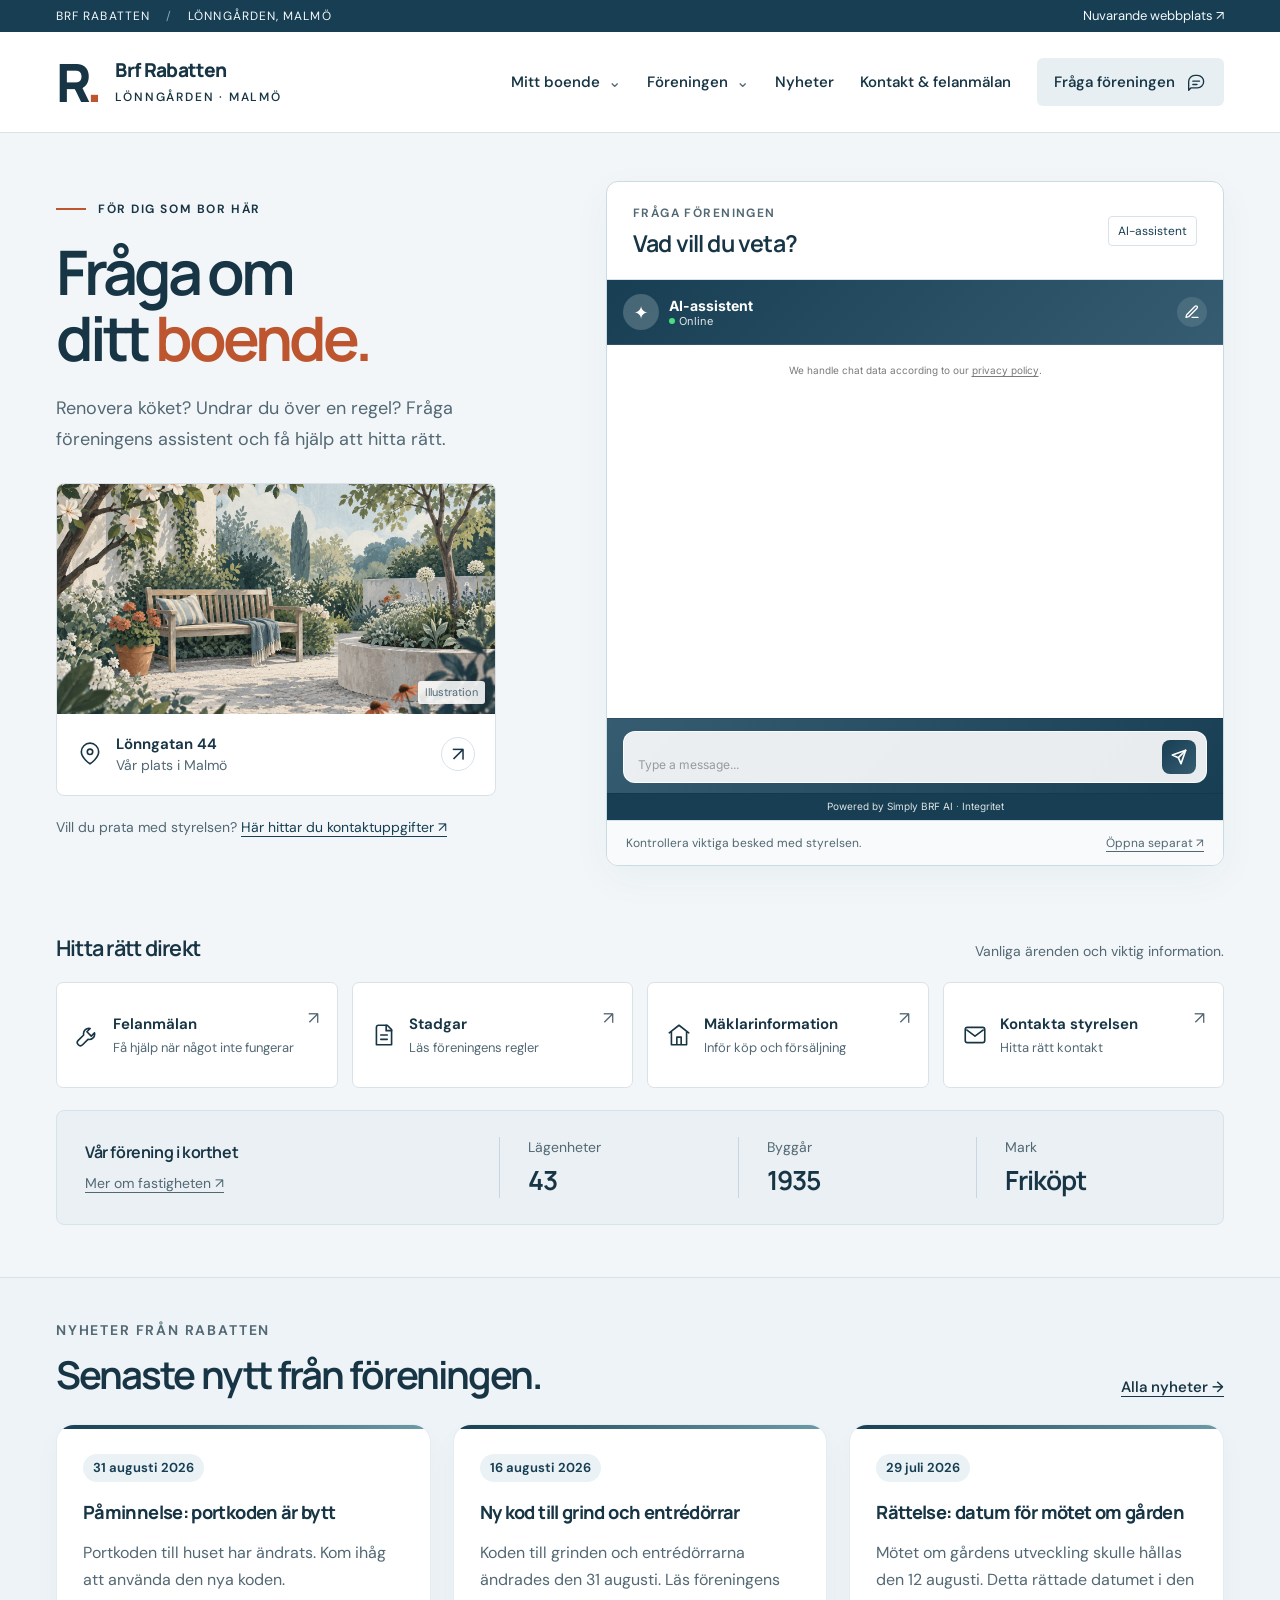
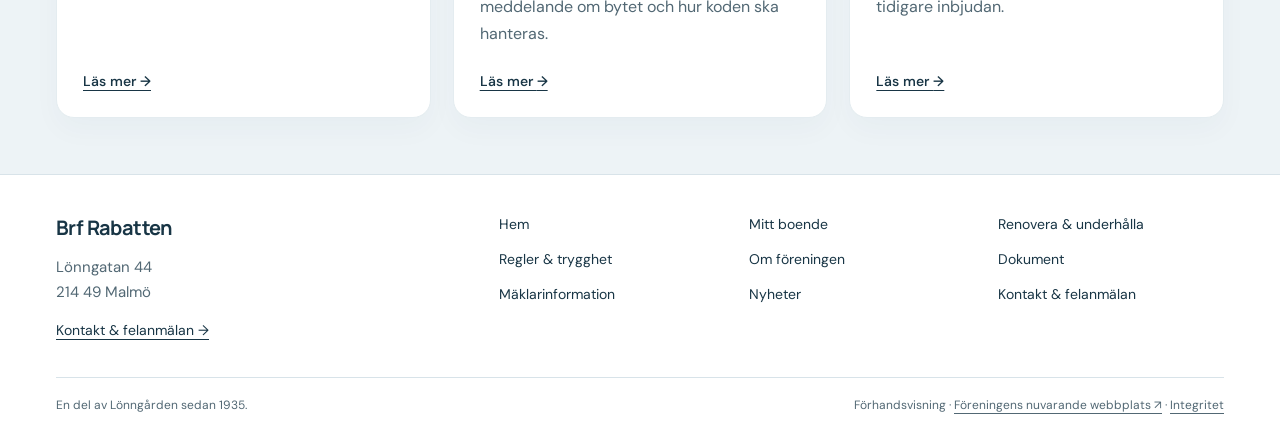
<file: demo/brfrabatten/index.html>
<!doctype html>
<html lang="sv"><head><meta charset="utf-8"><meta name="viewport" content="width=device-width, initial-scale=1"><meta name="robots" content="noindex, nofollow"><meta name="theme-color" content="#173e52"><title>Hem · Brf Rabatten</title><meta name="description" content="Information, nyheter och hjälp för dig som bor i Brf Rabatten."><link rel="icon" type="image/svg+xml" href="data:image/svg+xml,%3Csvg%20xmlns%3D%22http%3A%2F%2Fwww.w3.org%2F2000%2Fsvg%22%20viewBox%3D%220%200%2064%2064%22%3E%3Crect%20width%3D%2264%22%20height%3D%2264%22%20rx%3D%2214%22%20fill%3D%22%23173e52%22%2F%3E%3Ctext%20x%3D%2214%22%20y%3D%2246%22%20font-family%3D%22Arial%2Csans-serif%22%20font-size%3D%2244%22%20font-weight%3D%22700%22%20fill%3D%22white%22%3ER%3C%2Ftext%3E%3Ccircle%20cx%3D%2251%22%20cy%3D%2247%22%20r%3D%224%22%20fill%3D%22%23bd552e%22%2F%3E%3C%2Fsvg%3E"><link rel="stylesheet" href="styles.css"><link rel="stylesheet" href="pages.css"><script src="app.js" defer></script></head>
<body data-page="index"><a class="skip-link" href="#main">Hoppa till innehåll</a>
  <div class="preview-bar"><div class="page-width preview-inner"><span>BRF RABATTEN <span class="preview-separator">/</span> LÖNNGÅRDEN, MALMÖ</span><a href="https://www.brfrabatten.se/" target="_blank" rel="noopener noreferrer">Nuvarande webbplats <span aria-hidden="true">↗</span></a></div></div>
  <header class="site-header"><div class="page-width header-inner">
    <a class="brand" href="index.html" aria-label="Brf Rabatten, startsida"><span class="brand-monogram" aria-hidden="true">R<span>.</span></span><span class="brand-name">Brf Rabatten<span>LÖNNGÅRDEN · MALMÖ</span></span></a>
    <button class="menu-toggle" type="button" aria-controls="primary-nav" aria-expanded="false">Meny <span aria-hidden="true">☰</span></button>
    <nav class="primary-nav" id="primary-nav" aria-label="Huvudmeny">
      <details class="nav-group"><summary>Mitt boende<span aria-hidden="true">⌄</span></summary><div class="nav-dropdown"><a href="mitt-boende.html">Mitt boende</a><a href="renovera.html">Renovera & underhålla</a><a href="regler-trygghet.html">Regler & trygghet</a></div></details><details class="nav-group"><summary>Föreningen<span aria-hidden="true">⌄</span></summary><div class="nav-dropdown"><a href="foreningen.html">Om föreningen</a><a href="dokument.html">Dokument</a><a href="maklarinformation.html">Mäklarinformation</a></div></details>
      <a href="nyheter.html">Nyheter</a><a href="kontakt.html">Kontakt & felanmälan</a>
      <a class="nav-chat" href="index.html#assistent">Fråga föreningen <svg viewBox="0 0 24 24" fill="none" aria-hidden="true"><path d="M20 11.5a7.5 7.5 0 0 1-7.5 7.5H5l-3 3V11.5A7.5 7.5 0 0 1 9.5 4h3a7.5 7.5 0 0 1 7.5 7.5Z" stroke="currentColor" stroke-width="1.6" stroke-linejoin="round"/><path d="M7 11h8m-8 4h5" stroke="currentColor" stroke-width="1.6" stroke-linecap="round"/></svg></a>
    </nav>
  </div></header><main id="main">
    <section class="page-width welcome-layout" aria-labelledby="page-heading">
      <div class="welcome-copy">
        <p class="eyebrow"><span class="eyebrow-line" aria-hidden="true"></span> FÖR DIG SOM BOR HÄR</p>
        <h1 id="page-heading">Fråga om<br> ditt <span>boende.</span></h1>
        <p class="welcome-description">Renovera köket? Undrar du över en regel? Fråga föreningens assistent och få hjälp att hitta rätt.</p>
        <div class="place-card" id="place-card">
          <div class="place-visual"><img class="place-photo" src="assets/garden-illustration.png" width="1536" height="1024" alt="Illustration av en grönskande gård med en bänk och blommande grenar" decoding="async"><span class="illustration-credit">Illustration</span></div>
          <div class="place-caption"><span class="place-symbol" aria-hidden="true"><svg viewBox="0 0 24 24" fill="none"><path d="M20 10c0 6-8 11-8 11S4 16 4 10a8 8 0 1 1 16 0Z" stroke="currentColor" stroke-width="1.5"/><circle cx="12" cy="10" r="2.5" stroke="currentColor" stroke-width="1.5"/></svg></span><div><strong>Lönngatan 44</strong><span>Vår plats i Malmö</span></div><a href="foreningen.html#historia" aria-label="Läs om föreningens historia"><span aria-hidden="true">↗</span></a></div>
        </div>
        <p class="help-note">Vill du prata med styrelsen? <a href="kontakt.html#styrelsen">Här hittar du kontaktuppgifter <span aria-hidden="true">↗</span></a></p>
      </div>
      <section class="assistant-panel" id="assistent" aria-labelledby="assistant-title">
        <div class="assistant-panel-heading"><div><p class="eyebrow">FRÅGA FÖRENINGEN</p><h2 id="assistant-title">Vad vill du veta?</h2></div><span class="ai-label">AI-assistent</span></div>
        <div class="iframe-wrap" aria-busy="true">
          <div class="frame-loading" id="frame-loading" role="status"><span class="loading-ring" aria-hidden="true"></span>Öppnar föreningens assistent…</div>
          <iframe id="rabatten-assistant" title="Brf Rabattens befintliga AI-assistent" src="assistent.html?v=20260916-privacy&amp;color=%23173e52&amp;brandText=%23ffffff" loading="eager" referrerpolicy="strict-origin-when-cross-origin"></iframe>
        </div>
        <div class="assistant-panel-footer"><span>Kontrollera viktiga besked med styrelsen.</span><a href="assistent.html?v=20260916-privacy&amp;color=%23173e52&amp;brandText=%23ffffff" target="_blank" rel="noopener noreferrer">Öppna separat <span aria-hidden="true">↗</span></a></div>
      </section>
    </section>
    <section class="page-width shortcuts-section" id="boende" aria-labelledby="shortcuts-heading">
      <div class="section-heading"><h2 id="shortcuts-heading">Hitta rätt direkt</h2><p>Vanliga ärenden och viktig information.</p></div>
      <div class="shortcuts-grid">
        <a class="shortcut" href="kontakt.html#felanmalan"><svg viewBox="0 0 24 24" fill="none" aria-hidden="true"><path d="M14 6a5 5 0 0 0-6 6L3 17a2.8 2.8 0 0 0 4 4l5-5a5 5 0 0 0 6-6l-3 3-4-4 3-3Z" stroke="currentColor" stroke-width="1.5" stroke-linejoin="round"/></svg><span><strong>Felanmälan</strong><span>Få hjälp när något inte fungerar</span></span><span class="shortcut-arrow" aria-hidden="true">↗</span></a>
        <a class="shortcut" href="dokument.html#stadgar"><svg viewBox="0 0 24 24" fill="none" aria-hidden="true"><path d="M7 3h8l4 4v14H5V5a2 2 0 0 1 2-2Z" stroke="currentColor" stroke-width="1.5" stroke-linejoin="round"/><path d="M14 3v5h5M9 12h6m-6 4h6" stroke="currentColor" stroke-width="1.5" stroke-linecap="round"/></svg><span><strong>Stadgar</strong><span>Läs föreningens regler</span></span><span class="shortcut-arrow" aria-hidden="true">↗</span></a>
        <a class="shortcut" href="maklarinformation.html"><svg viewBox="0 0 24 24" fill="none" aria-hidden="true"><path d="m3 10 9-7 9 7M5 9v12h14V9M10 21v-7h4v7" stroke="currentColor" stroke-width="1.5" stroke-linecap="round" stroke-linejoin="round"/></svg><span><strong>Mäklarinformation</strong><span>Inför köp och försäljning</span></span><span class="shortcut-arrow" aria-hidden="true">↗</span></a>
        <a class="shortcut" href="kontakt.html#styrelsen"><svg viewBox="0 0 24 24" fill="none" aria-hidden="true"><rect x="3" y="5" width="18" height="14" rx="2" stroke="currentColor" stroke-width="1.5"/><path d="m4 7 8 6 8-6" stroke="currentColor" stroke-width="1.5" stroke-linejoin="round"/></svg><span><strong>Kontakta styrelsen</strong><span>Hitta rätt kontakt</span></span><span class="shortcut-arrow" aria-hidden="true">↗</span></a>
      </div>
      <section class="association-overview" aria-labelledby="overview-heading">
        <div class="overview-heading"><h3 id="overview-heading">Vår förening i korthet</h3><a href="maklarinformation.html">Mer om fastigheten <span aria-hidden="true">↗</span></a></div>
        <dl class="association-facts"><div><dt>Lägenheter</dt><dd>43</dd></div><div><dt>Byggår</dt><dd>1935</dd></div><div><dt>Mark</dt><dd>Friköpt</dd></div></dl>
      </section>
    </section><section class="home-news"><div class="page-width"><div class="section-heading"><div><p class="eyebrow">NYHETER FRÅN RABATTEN</p><h2>Senaste nytt från föreningen.</h2></div><a class="text-link" href="nyheter.html">Alla nyheter →</a></div><div class="news-preview-grid"><article class="news-preview"><time datetime="2026-08-31">31 augusti 2026</time><h3>Påminnelse: portkoden är bytt</h3><p>Portkoden till huset har ändrats. Kom ihåg att använda den nya koden.</p><a class="news-read" href="nyheter.html#portkod">Läs mer <span aria-hidden="true">→</span></a></article><article class="news-preview"><time datetime="2026-08-16">16 augusti 2026</time><h3>Ny kod till grind och entrédörrar</h3><p>Koden till grinden och entrédörrarna ändrades den 31 augusti. Läs föreningens meddelande om bytet och hur koden ska hanteras.</p><a class="news-read" href="nyheter.html#grind">Läs mer <span aria-hidden="true">→</span></a></article><article class="news-preview"><time datetime="2026-07-29">29 juli 2026</time><h3>Rättelse: datum för mötet om gården</h3><p>Mötet om gårdens utveckling skulle hållas den 12 augusti. Detta rättade datumet i den tidigare inbjudan.</p><a class="news-read" href="nyheter.html#motesdatum">Läs mer <span aria-hidden="true">→</span></a></article></div></div></section></main><footer class="site-footer"><div class="page-width footer-top"><div class="footer-brand"><strong>Brf Rabatten</strong><p>Lönngatan 44<br>214 49 Malmö</p><a href="kontakt.html">Kontakt & felanmälan →</a></div><nav class="footer-links" aria-label="Alla sidor"><a href="index.html">Hem</a><a href="mitt-boende.html">Mitt boende</a><a href="renovera.html">Renovera & underhålla</a><a href="regler-trygghet.html">Regler & trygghet</a><a href="foreningen.html">Om föreningen</a><a href="dokument.html">Dokument</a><a href="maklarinformation.html">Mäklarinformation</a><a href="nyheter.html">Nyheter</a><a href="kontakt.html">Kontakt & felanmälan</a></nav></div><div class="page-width footer-bottom"><span>En del av Lönngården sedan 1935.</span><span>Förhandsvisning · <a href="https://www.brfrabatten.se/" target="_blank" rel="noopener noreferrer">Föreningens nuvarande webbplats <span aria-hidden="true">↗</span></a> · <a href="integritet.html">Integritet</a></span></div></footer></body></html>
</file>
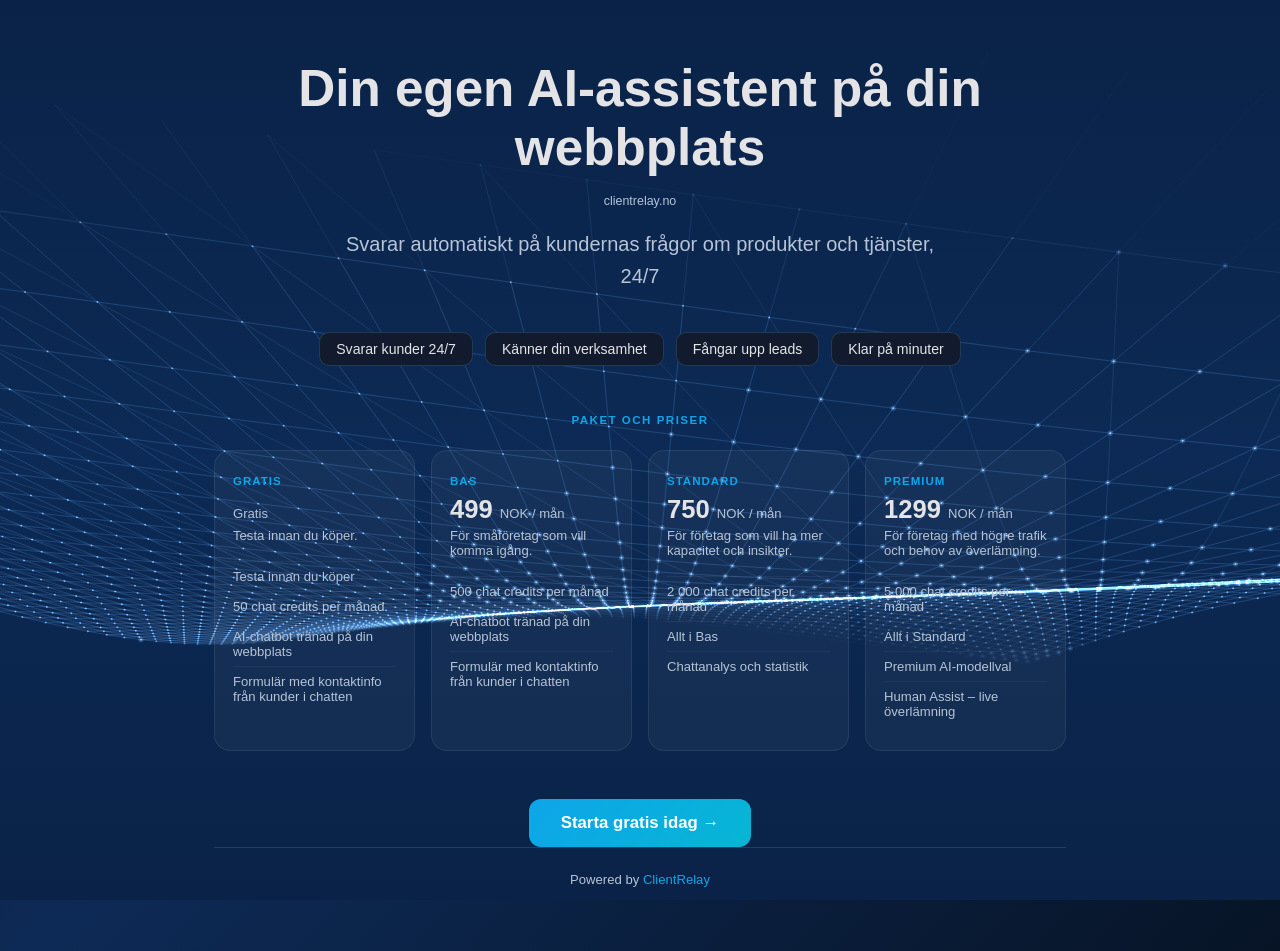
<file: hub/cr-ug0d/index.html>
<!DOCTYPE html>
<html lang="sv">
<head>
    <meta charset="UTF-8">
    <meta name="viewport" content="width=device-width, initial-scale=1.0">
    <title>CR — AI Chatbot</title>
    <meta name="description" content="Svarar automatiskt på kundernas frågor om produkter och tjänster, 24/7">
    <meta name="robots" content="index, follow">
    <link rel="canonical" href="https://clientrelay.se/hub/cr-ug0d/">
    <link rel="alternate" hreflang="nb" href="https://clientrelay.no/hub/cr-ug0d/">
    <link rel="alternate" hreflang="sv" href="https://clientrelay.se/hub/cr-ug0d/">
    <link rel="alternate" hreflang="en" href="https://clientrelay.tech/hub/cr-ug0d/">
    <link rel="alternate" hreflang="x-default" href="https://clientrelay.tech/hub/cr-ug0d/">
    <meta property="og:type" content="website">
    <meta property="og:title" content="CR — AI Chatbot">
    <meta property="og:description" content="Svarar automatiskt på kundernas frågor om produkter och tjänster, 24/7">
    <meta property="og:url" content="https://clientrelay.se/hub/cr-ug0d/">
    <meta property="og:site_name" content="ClientRelay">
    <meta property="og:locale" content="sv_SE">
    <meta property="og:image" content="https://clientrelay.tech/assets/og-image.png">
    <meta name="twitter:card" content="summary_large_image">
    <meta name="twitter:title" content="CR — AI Chatbot">
    <meta name="twitter:description" content="Svarar automatiskt på kundernas frågor om produkter och tjänster, 24/7">
    <meta name="twitter:image" content="https://clientrelay.tech/assets/og-image.png">
    <script type="application/ld+json">{"@context":"https://schema.org","@type":"Service","name":"CR — AI Chatbot","description":"Svarar automatiskt på kundernas frågor om produkter och tjänster, 24/7","serviceType":"AI Chatbot","url":"https://clientrelay.se/hub/cr-ug0d/","provider":{"@type":"Organization","name":"ClientRelay","url":"https://clientrelay.tech"},"offers":{"@type":"Offer","availability":"https://schema.org/InStock","priceCurrency":"NOK","price":"0","description":"Free tier available — no credit card required"}}</script>
    <style>
        :root{--primary:#0ea5e9;--accent:#06b6d4;--bg:#071426;--bg-card:#121b2e;--text:#e4e4e7;--text-muted:#b7c4d6;--border:rgba(125,211,252,0.16)}
        *{margin:0;padding:0;box-sizing:border-box}
        body{font-family:'Inter',-apple-system,sans-serif;background:linear-gradient(135deg,#06162d 0%,#0d2a56 44%,#071426 100%);color:var(--text);min-height:100vh;overflow-x:hidden}
        #waveCanvas{position:fixed;inset:0;width:100vw;height:100vh;z-index:0;pointer-events:none}
        .promo-container{position:relative;z-index:1;max-width:900px;margin:0 auto;padding:60px 24px 40px;display:flex;flex-direction:column;align-items:center;min-height:100vh}
        .hub-logo{max-width:320px;max-height:100px;object-fit:contain;margin-bottom:28px;padding:20px 32px;border-radius:12px}
        .hero-title{font-size:clamp(2rem,5vw,3.2rem);font-weight:800;text-align:center;line-height:1.15;margin-bottom:16px}
        .hero-website{font-size:0.78rem;color:var(--text-muted);text-decoration:none;margin-bottom:20px;display:inline-block}
        .hero-website:hover{color:var(--primary)}
        .hero-tagline{font-size:clamp(1rem,2.5vw,1.25rem);color:var(--text-muted);text-align:center;max-width:600px;line-height:1.6;margin-bottom:40px}
        .features-strip{display:flex;flex-wrap:wrap;justify-content:center;gap:12px;margin-bottom:48px}
        .feature-chip{padding:8px 16px;border-radius:10px;background:var(--bg-card);border:1px solid var(--border);font-size:0.88rem}
        .pricing-section{width:100%;max-width:1200px;margin-bottom:48px}
        .pricing-label{font-size:0.72rem;font-weight:600;text-transform:uppercase;letter-spacing:1.5px;color:var(--primary);text-align:center;margin-bottom:24px}
        .pricing-grid{display:grid;grid-template-columns:repeat(auto-fit,minmax(180px,1fr));gap:16px}
        .glass-card{position:relative;display:block;text-decoration:none;color:inherit;padding:24px 18px;border-radius:16px;background:rgba(255,255,255,0.04);border:1px solid rgba(255,255,255,0.08)}
        .glass-card.featured{border-color:rgba(14,165,233,0.25);background:rgba(14,165,233,0.06);box-shadow:0 8px 32px rgba(14,165,233,0.08)}
        .card-tag{position:absolute;top:-10px;right:20px;padding:4px 14px;border-radius:12px;background:var(--primary);color:#fff;font-size:0.68rem;font-weight:700;text-transform:uppercase;letter-spacing:0.5px}
        .card-tier{font-size:0.72rem;font-weight:600;text-transform:uppercase;letter-spacing:1px;color:var(--primary);margin-bottom:8px}
        .card-price{font-size:1.6rem;font-weight:800;margin-bottom:4px}
        .card-price span{font-size:0.82rem;font-weight:500;color:var(--text-muted)}
        .card-desc{font-size:0.82rem;color:var(--text-muted);margin-bottom:18px}
        .card-features{list-style:none;padding:0;margin:0}
        .card-features li{padding:7px 0;font-size:0.82rem;color:var(--text-muted);border-top:1px solid rgba(255,255,255,0.05)}
        .cta-button{display:inline-flex;align-items:center;gap:8px;padding:14px 32px;background:linear-gradient(135deg,var(--primary),var(--accent));color:#fff;font-size:1.05rem;font-weight:700;border-radius:12px;text-decoration:none}
        .promo-footer{text-align:center;padding:24px 0;border-top:1px solid var(--border);width:100%;margin-top:auto;color:var(--text-muted);font-size:0.82rem}
        .promo-footer a{color:var(--primary);text-decoration:none}
    </style>
</head>
<body>
    <canvas id="waveCanvas"></canvas>
    <main class="promo-container">
        <img class="hub-logo" src="https://clientrelay.tech/app/logo.png?v=1.5.562" alt="CR" style="background:transparent" onerror="this.remove()">
        <h1 class="hero-title">Din egen AI-assistent på din webbplats</h1>
        <a class="hero-website" href="https://clientrelay.no/" target="_blank" rel="noopener">clientrelay.no</a>
        <p class="hero-tagline">Svarar automatiskt på kundernas frågor om produkter och tjänster, 24/7</p>
        <section class="features-strip" aria-label="Features"><div class="feature-chip">Svarar kunder 24/7</div><div class="feature-chip">Känner din verksamhet</div><div class="feature-chip">Fångar upp leads</div><div class="feature-chip">Klar på minuter</div></section>
        <section class="pricing-section" aria-label="Pricing"><h2 class="pricing-label">Paket och priser</h2><div class="pricing-grid"><a class="glass-card pricing-card" href="https://clientrelay.tech/hub/signup/?hub=cr-ug0d&amp;package=gratis" rel="noopener">
            <div class="card-tier">Gratis</div>
            <div class="card-price"><span>Gratis</span></div>
            <div class="card-desc">Testa innan du köper.</div>
            <ul class="card-features"><li>Testa innan du köper</li><li>50 chat credits per månad</li><li>AI-chatbot tränad på din webbplats</li><li>Formulär med kontaktinfo från kunder i chatten</li></ul></a><div class="glass-card pricing-card">
            <div class="card-tier">Bas</div>
            <div class="card-price">499 <span>NOK / mån</span></div>
            <div class="card-desc">För småföretag som vill komma igång.</div>
            <ul class="card-features"><li>500 chat credits per månad</li><li>AI-chatbot tränad på din webbplats</li><li>Formulär med kontaktinfo från kunder i chatten</li></ul></div><div class="glass-card pricing-card">
            <div class="card-tier">Standard</div>
            <div class="card-price">750 <span>NOK / mån</span></div>
            <div class="card-desc">För företag som vill ha mer kapacitet och insikter.</div>
            <ul class="card-features"><li>2 000 chat credits per månad</li><li>Allt i Bas</li><li>Chattanalys och statistik</li></ul></div><div class="glass-card pricing-card">
            <div class="card-tier">Premium</div>
            <div class="card-price">1299 <span>NOK / mån</span></div>
            <div class="card-desc">För företag med högre trafik och behov av överlämning.</div>
            <ul class="card-features"><li>5 000 chat credits per månad</li><li>Allt i Standard</li><li>Premium AI-modellval</li><li>Human Assist – live överlämning</li></ul></div></div></section>
        <div class="cta-section"><a class="cta-button" href="https://clientrelay.tech/hub/signup/?hub=cr-ug0d">Starta gratis idag →</a></div>
        <footer class="promo-footer">Powered by <a href="https://clientrelay.tech">ClientRelay</a></footer>
    </main>
    <script src="https://clientrelay.tech/widget/chatbot.js" data-client="nocrprodukt" async></script>
    <script>(function runPromoWave() {
    const canvas = document.getElementById('waveCanvas');
    if (!canvas) return;
    const ctx = canvas.getContext('2d');
    let width, height, dpr, time = 0;
    function resize() {
        dpr = globalThis.devicePixelRatio || 1;
        const rect = canvas.getBoundingClientRect();
        width = rect.width; height = rect.height;
        canvas.width = width * dpr; canvas.height = height * dpr;
        ctx.setTransform(1, 0, 0, 1, 0, 0); ctx.scale(dpr, dpr);
    }
    const COLS = 70, ROWS = 40, SW = 2400, SD = 1800, CH = 180, FL = 600, OP = 0.5;
    function proj(x, y, z) {
        const dz = z - (-150); if (dz <= 1) return null;
        return { x: width / 2 + (x * FL) / dz, y: height * 0.78 + ((y - CH) * FL) / dz, dz };
    }
    function buildGrid() {
        const g = [];
        for (let r = 0; r < ROWS; r++) {
            const row = [], tz = r / (ROWS - 1), z = tz * SD;
            for (let c = 0; c < COLS; c++) {
                const tx = c / (COLS - 1), x = (tx - 0.5) * SW;
                const p1 = x * 0.0028 * 0.6 + z * 0.0028 + time * 0.18;
                const p2 = x * 0.0014 - z * 0.0014 * 0.4 + time * 0.10;
                const w = Math.sin(p1) * 55 + Math.sin(p2) * 35;
                row.push({ world: { x, y: w, z }, screen: proj(x, w, z), depthT: tz });
            }
            g.push(row);
        }
        return g;
    }
    function dA(t) { if (t < 0.05) return t / 0.05 * 0.9; if (t > 0.7) return Math.max(0, (1 - t) / 0.3) * 0.9; return 0.9; }
    function vF(sy) {
        const c = height * 0.5, h = height * 0.35, d = Math.abs(sy - c);
        if (d < h * 0.6) return 1; if (d > h) return 0; return 1 - (d - h * 0.6) / (h * 0.4);
    }
    function drawBg() {
        const g = ctx.createLinearGradient(0, 0, 0, height);
        g.addColorStop(0, '#0a2247'); g.addColorStop(0.5, '#0c2a55'); g.addColorStop(1, '#0a2247');
        ctx.fillStyle = g; ctx.fillRect(0, 0, width, height);
    }
    function drawMesh(grid) {
        const H = 205; ctx.lineWidth = 0.6;
        for (let r = 0; r < ROWS; r++) for (let c = 0; c < COLS - 1; c++) {
            const a = grid[r][c], b = grid[r][c + 1]; if (!a.screen || !b.screen) continue;
            const al = (dA(a.depthT) + dA(b.depthT)) / 2 * (vF(a.screen.y) + vF(b.screen.y)) / 2 * 0.55 * OP;
            if (al < 0.02) continue;
            ctx.strokeStyle = `hsla(${H},95%,75%,${al})`; ctx.beginPath(); ctx.moveTo(a.screen.x, a.screen.y); ctx.lineTo(b.screen.x, b.screen.y); ctx.stroke();
        }
        for (let c = 0; c < COLS; c++) for (let r = 0; r < ROWS - 1; r++) {
            const a = grid[r][c], b = grid[r + 1][c]; if (!a.screen || !b.screen) continue;
            const al = (dA(a.depthT) + dA(b.depthT)) / 2 * (vF(a.screen.y) + vF(b.screen.y)) / 2 * 0.55 * OP;
            if (al < 0.02) continue;
            ctx.strokeStyle = `hsla(${H},95%,75%,${al})`; ctx.beginPath(); ctx.moveTo(a.screen.x, a.screen.y); ctx.lineTo(b.screen.x, b.screen.y); ctx.stroke();
        }
        for (let r = 0; r < ROWS - 1; r++) for (let c = 0; c < COLS - 1; c++) {
            if ((r + c) % 2 !== 0) continue;
            const a = grid[r][c], b = grid[r + 1][c + 1]; if (!a.screen || !b.screen) continue;
            const al = (dA(a.depthT) + dA(b.depthT)) / 2 * (vF(a.screen.y) + vF(b.screen.y)) / 2 * 0.32 * OP;
            if (al < 0.02) continue;
            ctx.strokeStyle = `hsla(${H},95%,80%,${al})`; ctx.beginPath(); ctx.moveTo(a.screen.x, a.screen.y); ctx.lineTo(b.screen.x, b.screen.y); ctx.stroke();
        }
        for (let r = 0; r < ROWS; r++) for (let c = 0; c < COLS; c++) {
            const p = grid[r][c]; if (!p.screen) continue;
            const al = dA(p.depthT) * vF(p.screen.y) * OP; if (al < 0.04) continue;
            if (p.world.y > 30) { ctx.fillStyle = `hsla(${H + 5},100%,85%,${al * 0.4})`; ctx.beginPath(); ctx.arc(p.screen.x, p.screen.y, 2.6, 0, Math.PI * 2); ctx.fill(); }
            ctx.fillStyle = `hsla(${H},95%,82%,${al})`; ctx.beginPath(); ctx.arc(p.screen.x, p.screen.y, 1.0, 0, Math.PI * 2); ctx.fill();
        }
    }
    function draw() { drawBg(); const g = buildGrid(); ctx.globalCompositeOperation = 'lighter'; drawMesh(g); ctx.globalCompositeOperation = 'source-over'; }
    function animate() { time += 0.016; draw(); requestAnimationFrame(animate); }
    resize(); globalThis.addEventListener('resize', resize); animate();
})();</script>
</body>
</html>
</file>
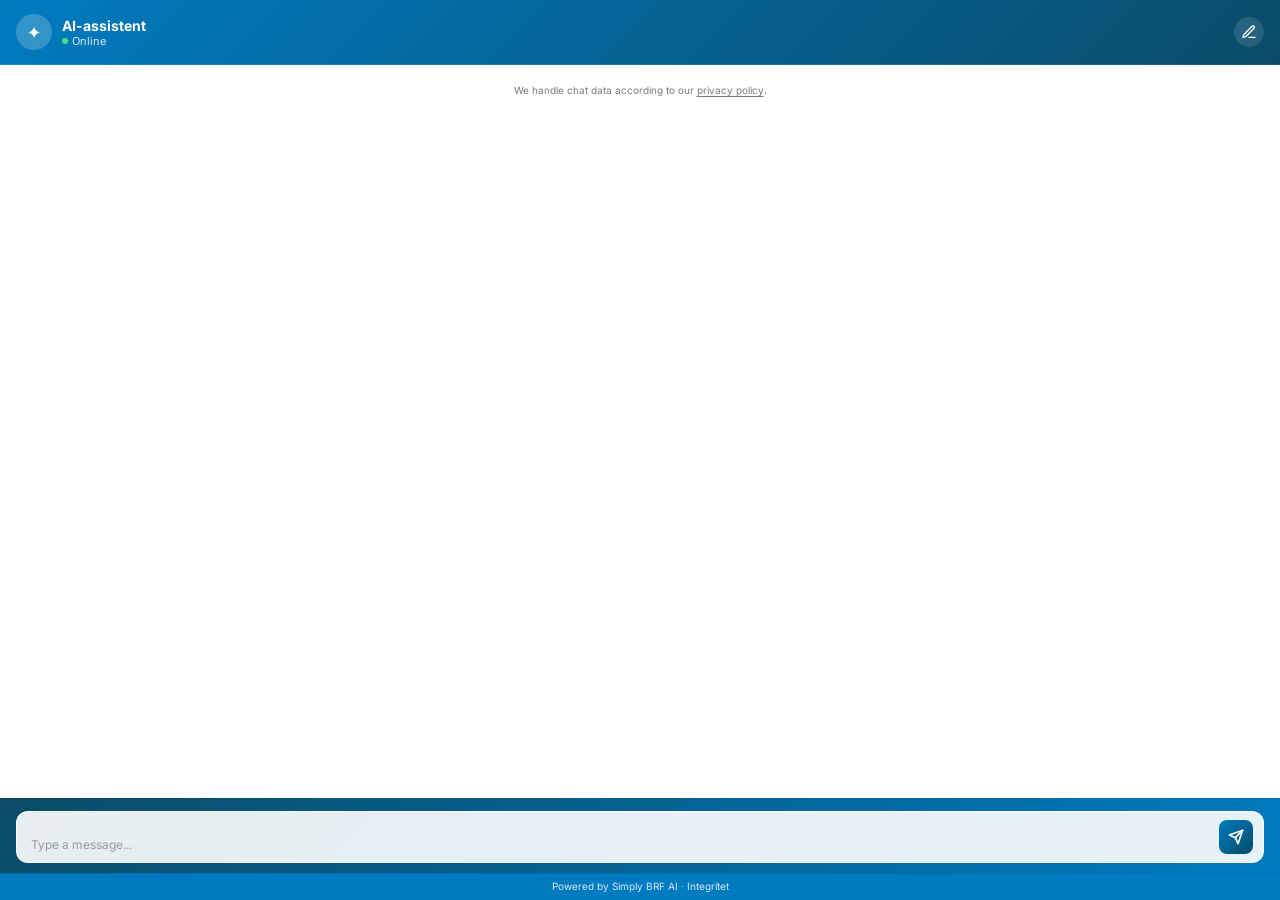
<file: demo/brfrabatten/assistent.html>
<!DOCTYPE html>
<!-- Site-local presentation of the existing rabatten assistant.
     Source: clientrelay/widget/iframe.html @ a8eba6849c14d61f74d6e9c00aa64f0a7f493def.
     Fixed client/production endpoint, language/title, branding and local privacy information.
     No backend configuration or other ClientRelay client is changed. -->
<html lang="sv">
<head>
  <meta charset="UTF-8">
  <meta name="viewport" content="width=device-width, initial-scale=1.0">
  <meta name="robots" content="noindex, nofollow">
  <title>Brf Rabatten · Simply BRF AI</title>
  <link rel="preconnect" href="https://fonts.googleapis.com">
  <link rel="preconnect" href="https://fonts.gstatic.com" crossorigin>
  <link href="https://fonts.googleapis.com/css2?family=Inter:wght@400;500;600;700&display=swap" rel="stylesheet">
  <style>
    *, *::before, *::after { box-sizing: border-box; margin: 0; padding: 0; }

    :root {
      --color: #007bc0;
      --color-light: #0a4b68;
      --on-color: #ffffff;
      --on-color-muted: rgba(255,255,255,0.85);
      --on-color-soft: rgba(255,255,255,0.6);
      --on-color-faint: rgba(255,255,255,0.5);
      --bg: #ffffff;
      --bg-msg: rgba(0, 0, 0, 0.04);
      --text: #080808;
      --text-muted: #94a3b8;
      --border: rgba(255,255,255,0.08);
      --radius: 16px;
    }

    html, body {
      height: 100%;
      font-family: 'Inter', system-ui, -apple-system, sans-serif;
      background: var(--bg);
      color: var(--text);
      overflow: hidden;
    }

    /* ── Layout ── */
    .chat-wrap {
      display: flex;
      flex-direction: column;
      height: 100vh;
      max-width: 100%;
      opacity: 0;
      transition: opacity 0.2s ease;
    }
    .chat-wrap.ready { opacity: 1; }

    /* ── Header ── */
    .chat-header {
      display: flex;
      align-items: center;
      gap: 10px;
      padding: 14px 16px;
      background: linear-gradient(135deg, var(--color), var(--color-light));
      border-bottom: 1px solid rgba(255,255,255,0.1);
      flex-shrink: 0;
    }
    .chat-avatar {
      width: 36px;
      height: 36px;
      border-radius: 50%;
      background: rgba(255,255,255,0.2);
      display: flex;
      align-items: center;
      justify-content: center;
      font-size: 18px;
      flex-shrink: 0;
      overflow: hidden;
      color: var(--on-color);
    }
    .chat-avatar img {
      width: 100%; height: 100%; object-fit: cover;
    }
    .chat-header-info { flex: 1; min-width: 0; }
    .chat-header-name  { font-weight: 700; font-size: 14px; color: var(--on-color); }
    .chat-header-status {
      font-size: 11px;
      color: var(--on-color-muted);
      display: flex;
      align-items: center;
      gap: 4px;
    }
    .chat-header-status::before {
      content: '';
      display: inline-block;
      width: 6px; height: 6px;
      border-radius: 50%;
      background: #4ade80;
    }
    .chat-new-btn {
      width: 30px; height: 30px;
      border-radius: 50%;
      border: none;
      background: rgba(255,255,255,0.12);
      color: var(--on-color);
      cursor: pointer;
      display: flex;
      align-items: center;
      justify-content: center;
      flex-shrink: 0;
      margin-left: auto;
      transition: background 0.2s;
      padding: 0;
    }
    .chat-new-btn:hover { background: rgba(255,255,255,0.25); }

    /* ── Human Assist Header Button ── */
    .chat-human-btn {
      display: none;
      align-items: center;
      gap: 5px;
      padding: 5px 12px;
      border-radius: 20px;
      border: none;
      background: rgba(255,255,255,0.18);
      color: var(--on-color);
      font-family: inherit;
      font-size: 11px;
      font-weight: 600;
      cursor: pointer;
      transition: all 0.25s ease;
      flex-shrink: 0;
      white-space: nowrap;
      backdrop-filter: blur(4px);
      animation: human-glow 2s ease-in-out infinite;
    }
    .chat-human-btn.visible { display: flex; }
    .chat-human-btn:hover { background: rgba(255,255,255,0.35); transform: scale(1.05); }
    .chat-human-btn:active { transform: scale(0.95); }
    .chat-human-btn .human-dot {
      width: 6px;
      height: 6px;
      border-radius: 50%;
      background: #4ade80;
      flex-shrink: 0;
      animation: human-blink 2s ease-in-out infinite;
    }
    @keyframes human-glow {
      0%, 100% { box-shadow: 0 0 0 0 rgba(74, 222, 128, 0.4); }
      50% { box-shadow: 0 0 0 5px rgba(74, 222, 128, 0); }
    }
    @keyframes human-blink {
      0%, 100% { opacity: 1; }
      50% { opacity: 0.4; }
    }

    /* ── Messages ── */
    .chat-messages {
      flex: 1;
      overflow-y: auto;
      padding: 16px;
      display: flex;
      flex-direction: column;
      gap: 12px;
      scroll-behavior: smooth;
    }
    .chat-messages::-webkit-scrollbar { width: 4px; }
    .chat-messages::-webkit-scrollbar-track { background: transparent; }
    .chat-messages::-webkit-scrollbar-thumb { background: var(--border); border-radius: 4px; }

    .ps-msg { display: flex; align-items: flex-end; gap: 8px; animation: fadeUp .2s ease; }
    .ps-msg.user  { flex-direction: row-reverse; }
    .ps-msg.bot   { flex-direction: row; }
    .ps-msg.system { justify-content: center; }

    @keyframes fadeUp {
      from { opacity: 0; transform: translateY(6px); }
      to   { opacity: 1; transform: translateY(0); }
    }

    .ps-bubble {
      max-width: 80%;
      padding: 10px 14px;
      border-radius: var(--radius);
      font-size: 12px;
      line-height: 1.55;
      word-break: break-word;
    }
    .user .ps-bubble {
      background: linear-gradient(135deg, var(--color), var(--color-light));
      color: var(--on-color);
      border-bottom-right-radius: 4px;
    }
    .bot .ps-bubble {
      background: var(--bg-msg);
      color: var(--text);
      border: 1px solid var(--border);
      border-bottom-left-radius: 4px;
    }
    .bot .ps-bubble a {
      color: #2563eb;
      text-decoration: underline;
    }
    .chat-privacy-note {
      max-width: 82%;
      padding: 2px 8px;
      color: rgba(0,0,0,0.52);
      font-size: 10px;
      line-height: 1.4;
      text-align: center;
    }
    .chat-privacy-note a {
      color: inherit;
      text-decoration: underline;
      text-underline-offset: 2px;
    }

    /* ── Typing indicator ── */
    .ps-typing .ps-bubble {
      display: flex;
      gap: 5px;
      padding: 12px 16px;
      align-items: center;
    }
    .ps-typing .ps-bubble span:not(.ps-typing-label) {
      width: 6px; height: 6px;
      border-radius: 50%;
      background: var(--text-muted);
      animation: bounce 1.2s infinite;
      display: inline-block;
    }
    .ps-typing .ps-bubble span:nth-child(2) { animation-delay: .2s; }
    .ps-typing .ps-bubble span:nth-child(3) { animation-delay: .4s; }
    .ps-typing .ps-typing-label { width: auto; height: auto; margin-left: 6px; background: transparent; animation: none; }
    @keyframes bounce {
      0%, 60%, 100% { transform: translateY(0); }
      30%           { transform: translateY(-5px); }
    }

    /* ── Suggestions ── */
    .chat-suggestions {
      padding: 0 16px 8px;
      display: flex;
      flex-wrap: wrap;
      gap: 6px;
    }
    .ps-suggest-btn {
      background: transparent;
      border: 1px solid var(--color);
      color: var(--color);
      border-radius: 20px;
      padding: 6px 12px;
      font-size: 12px;
      font-family: inherit;
      cursor: pointer;
      transition: all .15s;
      white-space: nowrap;
    }
    .ps-suggest-btn:hover {
      background: var(--color);
      color: var(--on-color);
    }

    .chat-input-wrap {
      padding: 12px 16px 10px;
      border-top: 1px solid rgba(0,0,0,0.1);
      background: linear-gradient(135deg, var(--color-light), var(--color));
      flex-shrink: 0;
    }
    .chat-input-row {
      display: flex;
      gap: 8px;
      align-items: flex-end;
      background: rgba(255,255,255,0.9);
      border: 1px solid rgba(255,255,255,0.6);
      border-radius: 12px;
      padding: 8px 10px 8px 14px;
      transition: border-color .2s;
    }
    .chat-input-row:focus-within {
      border-color: rgba(255,255,255,0.8);
    }
    .chat-input {
      flex: 1;
      background: transparent;
      border: none;
      outline: none;
      resize: none;
      color: #1e293b;
      font-family: inherit;
      font-size: 12px;
      line-height: 1.5;
      max-height: 100px;
      overflow-y: auto;
    }
    .chat-input::placeholder { color: rgba(0,0,0,0.35); }
    .chat-send-btn {
      width: 34px;
      height: 34px;
      border-radius: 8px;
      border: none;
      background: linear-gradient(135deg, var(--color), var(--color-light));
      color: var(--on-color);
      cursor: pointer;
      flex-shrink: 0;
      display: flex;
      align-items: center;
      justify-content: center;
      transition: opacity .15s, transform .1s;
    }
    .chat-send-btn:hover:not(:disabled) { opacity: 0.9; transform: scale(1.05); }
    .chat-send-btn:disabled { opacity: 0.4; cursor: not-allowed; }
    .chat-mic-btn {
      width: 34px;
      height: 34px;
      border-radius: 8px;
      border: none;
      background: transparent;
      color: #475569;
      cursor: pointer;
      flex-shrink: 0;
      display: flex;
      align-items: center;
      justify-content: center;
      transition: background .15s, color .15s, transform .1s, box-shadow .15s;
    }
    .chat-mic-btn:hover { background: rgba(15,23,42,0.08); transform: scale(1.05); }
    .chat-mic-btn.listening {
      background: #b91c1c;
      color: #fff;
      box-shadow: 0 0 0 2px rgba(185,28,28,0.2);
    }
    /* Waiting for the privacy notice to be acknowledged: put the "press again"
       cue on the button itself, not only in the note below it. */
    .chat-mic-btn.awaiting-confirm {
      box-shadow: 0 0 0 3px rgba(0,0,0,0.12);
      animation: chat-mic-attention 1.3s ease-in-out infinite;
    }
    @keyframes chat-mic-attention {
      0%, 100% { transform: scale(1); }
      50% { transform: scale(1.09); }
    }
    @media (prefers-reduced-motion: reduce) {
      .chat-mic-btn.awaiting-confirm { animation: none; }
    }
    .chat-mic-btn:disabled { opacity: 0.4; cursor: not-allowed; transform: none; }

    /* Both buttons below are revealed from the config response and ship
       hidden. The `hidden` attribute alone is not enough: the display rules
       above are author styles, and author styles beat the browser's own
       [hidden] rule, so an opted-out chatbot would still show the button. */
    .chat-mic-btn[hidden],
    .chat-lead-btn[hidden] { display: none; }

    /* Lead-capture shortcut. Same shape as the microphone so the input row
       stays one family; matches .ps-lead-shortcut in widget/chatbot.js. */
    .chat-lead-btn {
      width: 34px;
      height: 34px;
      border-radius: 8px;
      border: none;
      background: transparent;
      color: #475569;
      cursor: pointer;
      flex-shrink: 0;
      display: flex;
      align-items: center;
      justify-content: center;
      transition: background .15s, color .15s, transform .1s;
    }
    .chat-lead-btn:hover { background: rgba(15,23,42,0.08); transform: scale(1.05); }
    .chat-lead-btn:active { transform: scale(0.95); }
    .chat-dictation-status {
      display: none;
      color: var(--on-color);
      font-size: 12.5px;
      font-weight: 500;
      line-height: 1.4;
      padding: 6px 8px;
      margin-top: 4px;
      border-radius: 8px;
      background: rgba(0,0,0,0.06);
    }
    .chat-dictation-status.visible { display: block; }

    .chat-footer {
      text-align: center;
      padding: 6px 10px 8px;
      font-size: 10px;
      color: var(--on-color-soft);
      background: var(--color);
      border-top: 1px solid rgba(0,0,0,0.1);
    }
    .chat-footer a {
      color: var(--on-color-muted);
      text-decoration: none;
    }
    .chat-footer a:hover { color: var(--on-color); }

    /* ── Lead Form ── */
    .ps-lead-card {
      background: var(--color);
      border: 1px solid rgba(0,0,0,0.1);
      border-radius: 14px;
      padding: 16px;
      margin: 4px 0;
      animation: fadeUp 0.3s ease;
      position: relative;
    }
    .ps-lead-card .ps-lead-dismiss {
      position: absolute; top: 8px; right: 10px;
      background: none; border: none; color: var(--on-color-soft);
      font-size: 18px; cursor: pointer; padding: 4px; line-height: 1;
    }
    .ps-lead-card .ps-lead-dismiss:hover { color: var(--on-color); }
    .ps-lead-card label {
      display: block; font-size: 12px; font-weight: 600;
      color: var(--on-color-muted); margin-bottom: 4px; margin-top: 10px;
    }
    .ps-lead-card label:first-of-type { margin-top: 0; }
    .ps-lead-card .ps-req { color: #fbbf24; }
    .ps-lead-card input, .ps-lead-card textarea {
      width: 100%; padding: 9px 12px;
      background: rgba(255,255,255,0.15);
      border: 1px solid rgba(255,255,255,0.25);
      border-radius: 8px; color: var(--on-color);
      font-size: 13px; font-family: inherit; outline: none;
      transition: border-color 0.2s;
    }
    .ps-lead-card input:focus, .ps-lead-card textarea:focus { border-color: rgba(255,255,255,0.6); }
    .ps-lead-card input::placeholder, .ps-lead-card textarea::placeholder { color: var(--on-color-faint); }
    .ps-lead-card textarea {
      resize: vertical; min-height: 50px; max-height: 120px;
      line-height: 1.4;
    }
    .ps-lead-submit {
      width: 100%; margin-top: 14px; padding: 10px;
      border: none; border-radius: 10px;
      background: rgba(255,255,255,0.2);
      color: var(--on-color); font-size: 14px; font-weight: 600;
      font-family: inherit; cursor: pointer;
      transition: opacity 0.2s;
    }
    .ps-lead-submit:hover { opacity: 0.9; background: rgba(255,255,255,0.3); }
    .ps-lead-submit:disabled { opacity: 0.5; cursor: not-allowed; }
  </style>
</head>
<body>
<div class="chat-wrap">
  <!-- Header -->
  <div class="chat-header" id="chatHeader">
    <div class="chat-avatar" id="chatAvatar">✦</div>
    <div class="chat-header-info">
      <div class="chat-header-name" id="chatName">AI-assistent</div>
      <div class="chat-header-status">Online</div>
    </div>
    <button class="chat-human-btn" id="chatHumanBtn" aria-label="Talk to a human" title="Talk to a human"><span class="human-dot"></span><span>Talk to a human</span></button>
    <button class="chat-new-btn" id="chatNewBtn" aria-label="Ny samtale" title="Ny samtale"><svg width="16" height="16" viewBox="0 0 24 24" fill="none" stroke="currentColor" stroke-width="2" stroke-linecap="round" stroke-linejoin="round"><path d="M12 20h9"/><path d="M16.5 3.5a2.121 2.121 0 0 1 3 3L7 19l-4 1 1-4L16.5 3.5z"/></svg></button>
  </div>

  <!-- Messages -->
  <div class="chat-messages" id="chatMessages"></div>

  <!-- Suggestions -->
  <div class="chat-suggestions" id="chatSuggestions"></div>

  <!-- Input -->
  <div class="chat-input-wrap">
    <div class="chat-input-row">
      <textarea
        class="chat-input"
        id="chatInput"
        placeholder="Type a message..."
        rows="1"
        aria-label="Melding"
      ></textarea>
      <button class="chat-lead-btn" id="chatLead" type="button" aria-label="Contact form" title="Leave your contact info" hidden>
        <svg width="17" height="17" viewBox="0 0 24 24" fill="none" stroke="currentColor" stroke-width="2" stroke-linecap="round" stroke-linejoin="round"><rect x="2" y="4" width="20" height="16" rx="2"/><path d="M22 7l-10 7L2 7"/></svg>
      </button>
      <button class="chat-mic-btn" id="chatMic" type="button" aria-label="Start dictation" title="Start dictation" aria-pressed="false" hidden>
        <svg width="17" height="17" viewBox="0 0 24 24" fill="none" stroke="currentColor" stroke-width="2" stroke-linecap="round" stroke-linejoin="round"><path d="M12 2a3 3 0 0 0-3 3v7a3 3 0 0 0 6 0V5a3 3 0 0 0-3-3Z"/><path d="M19 10v2a7 7 0 0 1-14 0v-2"/><line x1="12" y1="19" x2="12" y2="22"/></svg>
      </button>
      <button class="chat-send-btn" id="chatSend" aria-label="Send">
        <svg width="16" height="16" viewBox="0 0 24 24" fill="none" stroke="currentColor" stroke-width="2.5" stroke-linecap="round" stroke-linejoin="round">
          <line x1="22" y1="2" x2="11" y2="13"/><polygon points="22 2 15 22 11 13 2 9 22 2"/>
        </svg>
      </button>
    </div>
    <div class="chat-dictation-status" id="chatDictationStatus" role="status" aria-live="polite"></div>
  </div>

  <!-- Footer -->
  <div class="chat-footer" id="chatFooter">
    <a href="https://www.simplybrf.se/" target="_blank" rel="noopener">Powered by Simply BRF AI</a> · <a href="integritet.html" target="_blank" rel="noopener">Integritet</a>
  </div>
</div>

<script>
  (function () {
    'use strict';

    const CHAT_API_URL = 'https://api.clientrelay.tech/functions/v1/chat';
    const _ANON = 'eyJhbGciOiJIUzI1NiIsInR5cCI6IkpXVCJ9.eyJpc3MiOiJzdXBhYmFzZSIsInJlZiI6ImN5d2NueWltbGhpd2JicXF6dm9lIiwicm9sZSI6ImFub24iLCJpYXQiOjE3NjU1NjIyOTYsImV4cCI6MjA4MTEzODI5Nn0.rVPlSGwbKz-HyODCz3f2tFW-9sm1X3zRVuWoDuwsM24';
    const MAX_PER_MIN = 6;

    // ── Read URL params ──────────────────────────────────────────
    const params = new URLSearchParams(window.location.search);
    const CLIENT_ID = 'rabatten';
    const API_URL = CHAT_API_URL;
    const paramColor = params.get('color'); // e.g. ?color=%23e87722
    const paramBrandTextColor = params.get('brandText');
    const paramHideBrand = params.get('nobrand'); // ?nobrand=1

    if (!CLIENT_ID) {
      document.getElementById('chatMessages').innerHTML =
        '<div style="padding:32px;text-align:center;color:#f87171">Mangler ?client= parameter i URL</div>';
      return;
    }

    function normalizeHexColor(raw) {
      const value = String(raw || '').trim();
      return /^#[0-9a-f]{6}$/i.test(value) ? value.toLowerCase() : '';
    }
    function relativeLuminance(hex) {
      const value = normalizeHexColor(hex) || '#000000';
      const channels = [1, 3, 5].map(offset => {
        const channel = parseInt(value.slice(offset, offset + 2), 16) / 255;
        return channel <= 0.04045 ? channel / 12.92 : ((channel + 0.055) / 1.055) ** 2.4;
      });
      return (0.2126 * channels[0]) + (0.7152 * channels[1]) + (0.0722 * channels[2]);
    }
    function contrastTextColor(background) {
      const backgroundLuminance = relativeLuminance(background);
      const dark = '#111827';
      const darkLuminance = relativeLuminance(dark);
      const whiteContrast = 1.05 / (backgroundLuminance + 0.05);
      const darkContrast = (Math.max(backgroundLuminance, darkLuminance) + 0.05) / (Math.min(backgroundLuminance, darkLuminance) + 0.05);
      return darkContrast >= whiteContrast ? dark : '#ffffff';
    }
    function rgbaColor(hex, alpha) {
      const value = normalizeHexColor(hex) || '#ffffff';
      return `rgba(${parseInt(value.slice(1, 3), 16)},${parseInt(value.slice(3, 5), 16)},${parseInt(value.slice(5, 7), 16)},${alpha})`;
    }

    let currentBrandColor = '#007bc0';
    let brandTextOverride = '';
    function applyBrandTextVariables() {
      const foreground = brandTextOverride || contrastTextColor(currentBrandColor);
      document.documentElement.style.setProperty('--on-color', foreground);
      document.documentElement.style.setProperty('--on-color-muted', rgbaColor(foreground, 0.85));
      document.documentElement.style.setProperty('--on-color-soft', rgbaColor(foreground, 0.6));
      document.documentElement.style.setProperty('--on-color-faint', rgbaColor(foreground, 0.5));
    }
    function applyBrandColor(raw) {
      const value = normalizeHexColor(raw);
      if (!value) return;
      currentBrandColor = value;
      const num = parseInt(value.replace('#',''), 16);
      const r = Math.min(255, (num >> 16) + 30);
      const g = Math.min(255, ((num >> 8) & 0xff) + 30);
      const b = Math.min(255, (num & 0xff) + 30);
      const light = '#' + ((r << 16) | (g << 8) | b).toString(16).padStart(6,'0');
      document.documentElement.style.setProperty('--color', value);
      document.documentElement.style.setProperty('--color-light', light);
      applyBrandTextVariables();
    }
    function applyBrandTextColor(raw) {
      brandTextOverride = normalizeHexColor(raw);
      applyBrandTextVariables();
    }

    if (paramColor) applyBrandColor(paramColor);
    if (paramBrandTextColor !== null) applyBrandTextColor(paramBrandTextColor);
    else applyBrandTextVariables();
    // TEMPORARILY DISABLED: branding always visible for marketing.
    // FUTURE: Re-enable as superhub-controlled per-client toggle.
    // if (paramHideBrand === '1') {
    //   const footer = document.getElementById('chatFooter');
    //   if (footer) footer.style.display = 'none';
    // }

    // ── State ────────────────────────────────────────────────────
    let isTyping = false;
    let activeChatController = null;
    let activeChatGeneration = 0;
    let chatHistory = [];
    const timestamps = [];
    let leadConfig = null;
    let leadFormShown = false;
    let leadFormRenderCount = 0;
    let humanAvailable = false;
    let inHumanMode = false;
    let liveSessionId = null;
    let liveSessionToken = null;
    let humanPollInterval = null;
    let humanPollLastTime = null;
    const microphonePolicy = document.permissionsPolicy || document.featurePolicy;
    const microphoneAllowed = !microphonePolicy?.allowsFeature || microphonePolicy.allowsFeature('microphone');
    const SpeechRecognitionCtor = microphoneAllowed && (window.SpeechRecognition || window.webkitSpeechRecognition);
    let recognition = null;
    let isListening = false;
    let dictationBaseValue = '';
    let dictationFinalText = '';
    let dictationHadError = false;
    let dictationSilentEnd = false;
    let dictationStatusTimer = null;
    // Shown once per visitor, not once per page load. Previously the first mic
    // press of every visit only printed the notice and started nothing.
    const DICTATION_ACK_KEY = 'cr_dictation_disclosed';
    function readDictationAck() {
      try { return localStorage.getItem(DICTATION_ACK_KEY) === '1'; } catch { return false; }
    }
    function persistDictationAck() {
      try { localStorage.setItem(DICTATION_ACK_KEY, '1'); } catch { /* private mode: notice repeats, dictation still works */ }
    }
    let dictationDisclosureAcknowledged = readDictationAck();
    let dictationLocaleOverride = '';
    let botLanguageSample = '';

    // Speech locales for the languages the detector recognises.
    const DICTATION_LOCALE_BY_LANG = { nb: 'nb-NO', sv: 'sv-SE', en: 'en-GB', de: 'de-DE', fr: 'fr-FR' };

    // The bot's own greeting and suggestions say far more about the language a
    // visitor will speak than the browser's UI language does - Scandinavians
    // commonly run English software while speaking Norwegian or Swedish.
    function botLanguageCode() {
      if (!botLanguageSample) return '';
      return detectWidgetLanguage(botLanguageSample, '') || '';
    }

    function botLanguageLocale() {
      const detected = botLanguageCode();
      return (detected && DICTATION_LOCALE_BY_LANG[detected]) || '';
    }

    // One locale only - the Web Speech API cannot listen for "any language".
    // The bot's own setting wins so an owner can pin a language; otherwise we
    // follow the visitor's browser, which is the best proxy for what they are
    // about to speak. (This frame has no useful host <html lang> to fall back
    // on, so there is no third candidate here.)
    function resolveDictationLocale() {
      for (const candidate of [dictationLocaleOverride, botLanguageLocale(), navigator.language]) {
        const value = String(candidate || '').trim();
        if (/^[A-Za-z]{2,3}(-[A-Za-z0-9]{2,8})*$/.test(value)) return value;
      }
      return '';
    }

    const messagesEl    = document.getElementById('chatMessages');
    const suggestionsEl = document.getElementById('chatSuggestions');
    const inputEl       = document.getElementById('chatInput');
    const sendBtn       = document.getElementById('chatSend');
    const micBtn        = document.getElementById('chatMic');
    const leadBtn       = document.getElementById('chatLead');
    const dictationStatusEl = document.getElementById('chatDictationStatus');
    const humanBtn      = document.getElementById('chatHumanBtn');

    // The mic stays hidden until the bot's config opts in (see the config
    // handler). Dictation triggers a browser permission prompt on the
    // customer's own site, so it is off unless the owner asked for it.

    // ── Utilities ────────────────────────────────────────────────
    function escapeHtml(text) {
      const div = document.createElement('div');
      div.textContent = text;
      return div.innerHTML;
    }

    const PRIVACY_NOTICE_COPY = {
      sv: { before: 'Så hanteras dina uppgifter: ', link: 'integritetsinformation', after: '.' },
      nb: { before: 'Vi behandler chatdata i henhold til vår ', link: 'personvernerklæring', after: '.' },
      en: { before: 'We handle chat data according to our ', link: 'privacy policy', after: '.' },
      de: { before: 'Wir verarbeiten Chatdaten gemäß unserer ', link: 'Datenschutzerklärung', after: '.' },
      fr: { before: 'Nous traitons les données de chat conformément à notre ', link: 'politique de confidentialité', after: '.' },
    };
    function browserLanguageCode() {
      const base = String(navigator.language || '').toLowerCase().split('-')[0];
      return base === 'no' ? 'nb' : base;
    }
    // The bot's language wins over the browser's UI language for the same
    // reason as dictation: Scandinavians commonly run English software.
    function privacyNoticeCopy() {
      const lang = botLanguageCode() || browserLanguageCode();
      return PRIVACY_NOTICE_COPY[lang] || PRIVACY_NOTICE_COPY.en;
    }

  const WIDGET_LANGUAGE_MARKERS = {
    sv: ['och', 'inte', '\u00e4r', 'att', 'fr\u00e5n', 'ocks\u00e5', '\u00e4ven', 'h\u00e4r', 'vad', 'finns', 'ni', 'vilka', 'n\u00e5got', 'n\u00e5gra', 'kostar', 'k\u00f6pa', 'best\u00e4lla', 's\u00e4ljer', '\u00f6ppettider', '\u00f6ppet', 'presenttips', 'presentideer', 'g\u00e5vor', 'anst\u00e4lld', 'anst\u00e4llda', 'medarbetare', 'hej', 'hejsan'],
    nb: ['og', 'ikke', 'er', 'fra', 'ogs\u00e5', 'hva', 'hvordan', 'finnes', 'deg', 'dere', 'dokker', 'noe', 'noen', 'hvilke', 'koster', 'kj\u00f8pe', 'bestille', 'selger', '\u00e5pningstider', '\u00e5pent', 'gavetips', 'gaveide', 'gaveideer', 'gaver', 'ansatt', 'ansatte', 'medarbeider', 'medarbeidere', 'hei'],
    en: ['the', 'and', 'you', 'your', 'is', 'are', 'can', 'here', 'please', 'with', 'do', 'does', 'what', 'have', 'how', 'of', 'gift', 'gifts', 'employee', 'employees', 'staff', 'corporate', 'hello'],
    de: ['und', 'nicht', 'die', 'das', 'ist', 'sind', 'haben', 'f\u00fcr', 'ich', 'wie', 'eine', 'einen', 'kein', 'keine', 'bitte', 'sie', 'geschenk', 'geschenke', 'mitarbeiter', 'mitarbeitende'],
    fr: ['le', 'les', 'est', 'vous', 'avez', 'pas', 'une', 'des', 'que', 'pour', 'avec', 'je', 'bonjour', 'quel', 'quels', 'quelle', 'merci', 'cadeau', 'cadeaux', 'employe', 'employes'],
  };
  const WIDGET_LANGUAGE_LETTERS = {
    sv: /[\u00e4\u00f6]/gi,
    nb: /[\u00e6\u00f8]/gi,
    de: /[\u00fc\u00df]/gi,
    fr: /[\u00e9\u00e8\u00ea\u00e7\u00e0]/gi,
  };
  const WIDGET_MESSAGES = {
    rateLimit: {
      sv: 'Du skickar meddelanden f\u00f6r snabbt. V\u00e4nta lite och f\u00f6rs\u00f6k igen.',
      nb: 'Du sender meldinger for raskt. Vent litt og pr\u00f8v igjen.',
      en: "You're sending messages too quickly. Please wait a moment and try again.",
      de: 'Sie senden Nachrichten zu schnell. Bitte warten Sie kurz und versuchen Sie es erneut.',
      fr: 'Vous envoyez des messages trop rapidement. Veuillez patienter un instant puis r\u00e9essayer.',
    },
    genericError: {
      sv: 'Tyv\u00e4rr, n\u00e5got gick fel. F\u00f6rs\u00f6k igen.',
      nb: 'Beklager, noe gikk galt. Pr\u00f8v igjen.',
      en: 'Sorry, something went wrong. Please try again.',
      de: 'Entschuldigung, etwas ist schiefgelaufen. Bitte versuchen Sie es erneut.',
      fr: "D\u00e9sol\u00e9, une erreur s'est produite. Veuillez r\u00e9essayer.",
    },
    connectionError: {
      sv: 'F\u00f6rl\u00e5t \u2013 anslutningen avbr\u00f6ts medan jag h\u00e4mtade informationen. Skicka g\u00e4rna fr\u00e5gan en g\u00e5ng till, s\u00e5 hj\u00e4lper jag dig vidare.',
      nb: 'Beklager, materialet jeg har tilgang til inneholder ikke svar p\u00e5 akkurat dette sp\u00f8rsm\u00e5let.',
      en: 'Sorry \u2014 the connection was interrupted while I was getting the information. Please send your question once more, and I\u2019ll help you from there.',
      de: 'Entschuldigung \u2013 die Verbindung wurde unterbrochen, w\u00e4hrend ich die Informationen abgerufen habe. Bitte senden Sie Ihre Frage noch einmal, dann helfe ich Ihnen weiter.',
      fr: 'D\u00e9sol\u00e9 \u2013 la connexion a \u00e9t\u00e9 interrompue pendant que je cherchais les informations. Renvoyez-moi simplement votre question et je vous aiderai \u00e0 poursuivre.',
    },
    thinking: {
      sv: 'V\u00e4nta lite, s\u00e5 letar jag fram informationen \u00e5t dig \u2026 strax tillbaka!',
      nb: 'Vent litt, s\u00e5 finner jeg fram informasjonen for deg \u2026 straks tilbake!',
      en: 'Just a moment, I\u2019ll find the information for you \u2026 be right back!',
      de: 'Einen Moment, ich suche die Informationen f\u00fcr Sie heraus \u2026 gleich zur\u00fcck!',
      fr: 'Un instant, je recherche les informations pour vous \u2026 je reviens tout de suite !',
    },
    retrievingLinks: {
      sv: 'H\u00e4mtar verifierade l\u00e4nkar\u2026',
      nb: 'Vent litt, s\u00e5 henter jeg verifiserte lenker for deg\u2026',
      en: 'Retrieving verified links\u2026',
      de: 'Verifizierte Links werden abgerufen\u2026',
      fr: 'R\u00e9cup\u00e9ration des liens v\u00e9rifi\u00e9s\u2026',
    },
    dictationDisclosure: {
      sv: 'R\u00f6stdiktering anv\u00e4nder webbl\u00e4sarens taltj\u00e4nst, som kan behandla ljud. ClientRelay tar inte emot eller lagrar ljud. Klicka p\u00e5 mikrofonen igen f\u00f6r att forts\u00e4tta.',
      nb: 'Talediktering bruker nettleserens taletjeneste, som kan behandle lyd. ClientRelay mottar eller lagrer ikke lyd. Klikk p\u00e5 mikrofonen igjen for \u00e5 fortsette.',
      en: 'Dictation uses your browser\u2019s speech service, which may process audio. ClientRelay does not receive or store audio. Click the microphone again to continue.',
      de: 'Die Diktierfunktion nutzt den Sprachdienst Ihres Browsers, der Audiodaten verarbeiten kann. ClientRelay empf\u00e4ngt oder speichert keine Audiodaten. Klicken Sie erneut auf das Mikrofon, um fortzufahren.',
      fr: 'La dict\u00e9e utilise le service vocal de votre navigateur, qui peut traiter le son. ClientRelay ne re\u00e7oit ni ne stocke le son. Cliquez de nouveau sur le microphone pour continuer.',
    },
    dictationListening: {
      sv: 'Lyssnar\u2026 Klicka p\u00e5 mikrofonen f\u00f6r att stoppa.',
      nb: 'Lytter\u2026 Klikk p\u00e5 mikrofonen for \u00e5 stoppe.',
      en: 'Listening\u2026 Click the microphone to stop.',
      de: 'Aufnahme l\u00e4uft\u2026 Klicken Sie zum Stoppen auf das Mikrofon.',
      fr: '\u00c9coute en cours\u2026 Cliquez sur le microphone pour arr\u00eater.',
    },
    dictationReady: {
      sv: 'Dikteringen \u00e4r klar. Kontrollera texten innan du skickar.',
      nb: 'Dikteringen er klar. Kontroller teksten f\u00f8r du sender.',
      en: 'Dictation ready. Review the text before sending.',
      de: 'Diktat fertig. Pr\u00fcfen Sie den Text vor dem Senden.',
      fr: 'Dict\u00e9e termin\u00e9e. V\u00e9rifiez le texte avant de l\u2019envoyer.',
    },
    dictationDenied: {
      sv: '\u00c5tkomst till mikrofonen nekades.',
      nb: 'Tilgang til mikrofonen ble avvist.',
      en: 'Microphone permission was denied.',
      de: 'Der Mikrofonzugriff wurde verweigert.',
      fr: 'L\u2019acc\u00e8s au microphone a \u00e9t\u00e9 refus\u00e9.',
    },
    dictationUnavailable: {
      sv: 'Taligenk\u00e4nning \u00e4r inte tillg\u00e4nglig.',
      nb: 'Talegjenkjenning er ikke tilgjengelig.',
      en: 'Speech recognition is not available.',
      de: 'Spracherkennung ist nicht verf\u00fcgbar.',
      fr: 'La reconnaissance vocale n\u2019est pas disponible.',
    },
    dictationNoMic: {
      sv: 'Ingen mikrofon hittades.',
      nb: 'Ingen mikrofon ble funnet.',
      en: 'No microphone was found.',
      de: 'Kein Mikrofon gefunden.',
      fr: 'Aucun microphone n\u2019a \u00e9t\u00e9 d\u00e9tect\u00e9.',
    },
    dictationNoSpeech: {
      sv: 'Inget tal identifierades. F\u00f6rs\u00f6k igen.',
      nb: 'Ingen tale ble oppdaget. Pr\u00f8v igjen.',
      en: 'No speech was detected. Please try again.',
      de: 'Keine Sprache erkannt. Bitte versuchen Sie es erneut.',
      fr: 'Aucune parole d\u00e9tect\u00e9e. Veuillez r\u00e9essayer.',
    },
    dictationNetwork: {
      sv: 'Taligenk\u00e4nningen kunde inte ansluta.',
      nb: 'Talegjenkjenningen kunne ikke koble til.',
      en: 'Speech recognition could not connect.',
      de: 'Die Spracherkennung konnte keine Verbindung herstellen.',
      fr: 'La reconnaissance vocale n\u2019a pas pu se connecter.',
    },
    dictationUnexpected: {
      sv: 'Dikteringen stoppades ov\u00e4ntat.',
      nb: 'Dikteringen stoppet uventet.',
      en: 'Dictation stopped unexpectedly.',
      de: 'Das Diktat wurde unerwartet beendet.',
      fr: 'La dict\u00e9e s\u2019est arr\u00eat\u00e9e de mani\u00e8re inattendue.',
    },
    dictationStartFailed: {
      sv: 'Dikteringen kunde inte starta. F\u00f6rs\u00f6k igen.',
      nb: 'Dikteringen kunne ikke starte. Pr\u00f8v igjen.',
      en: 'Dictation could not start. Please try again.',
      de: 'Das Diktat konnte nicht gestartet werden. Bitte versuchen Sie es erneut.',
      fr: 'La dict\u00e9e n\u2019a pas pu d\u00e9marrer. Veuillez r\u00e9essayer.',
    },
  };

  function widgetHistoryLanguageText() {
    return chatHistory
      .filter(item => item && item.role === 'user')
      .map(item => item.parts && item.parts[0] && item.parts[0].text || '')
      .join('\n');
  }

  function detectWidgetLanguage(primary, fallback) {
    const languages = Object.keys(WIDGET_LANGUAGE_MARKERS);
    const winnerOf = (text) => {
      const raw = String(text || '');
      const prose = raw.replace(/\(https?:\/\/[^)]+\)/g, ' ').toLowerCase();
      const tokens = prose.split(/[^\p{L}]+/u);
      const scores = languages.map(lang => {
        const markers = WIDGET_LANGUAGE_MARKERS[lang];
        let wordHits = 0;
        for (const token of tokens) if (markers.includes(token)) wordHits++;
        const letters = WIDGET_LANGUAGE_LETTERS[lang];
        const letterHits = letters ? (raw.match(letters) || []).length : 0;
        return { lang, wordHits, score: wordHits * 2 + letterHits };
      }).sort((a, b) => b.score - a.score);
      if (scores[0].wordHits === 0 || scores[0].score === scores[1].score) return null;
      return scores[0].lang;
    };
    return winnerOf(primary) || winnerOf(fallback);
  }

  function widgetMessage(kind, primaryText) {
    // Same fallback chain as dictationMessage: what the visitor wrote, then
    // the bot's own language, then the browser. Short shopping words like
    // "kaffekopper" carry no marker signal, and the status labels must not
    // flip to English while the bot itself is answering in Norwegian.
    const botLanguage = botLanguageCode();
    const browserLanguage = browserLanguageCode();
    const lang = detectWidgetLanguage(primaryText, widgetHistoryLanguageText())
      || (WIDGET_MESSAGES[kind][botLanguage] ? botLanguage : '')
      || (WIDGET_MESSAGES[kind][browserLanguage] ? browserLanguage : 'en');
    return WIDGET_MESSAGES[kind][lang] || WIDGET_MESSAGES[kind].en;
  }
    function dictationMessage(kind) {
      const browserLanguage = String(navigator.language || '').toLowerCase().split('-')[0];
      const localeLanguage = browserLanguage === 'no' ? 'nb' : browserLanguage;
      // What the visitor wrote, then the bot's own language, then the browser.
      // A Norwegian bot must not report errors in English just because the
      // visitor runs an English browser.
      const botLanguage = botLanguageCode();
      const lang = detectWidgetLanguage(inputEl.value, widgetHistoryLanguageText())
        || (WIDGET_MESSAGES[kind][botLanguage] ? botLanguage : '')
        || (WIDGET_MESSAGES[kind][localeLanguage] ? localeLanguage : 'en');
      return WIDGET_MESSAGES[kind][lang] || WIDGET_MESSAGES[kind].en;
    }

    function syncComposerState() {
      sendBtn.disabled = isTyping || isListening;
      inputEl.readOnly = isListening;
      micBtn.disabled = isTyping;
    }

    function showDictationStatus(message, timeout = 0) {
      if (dictationStatusTimer) clearTimeout(dictationStatusTimer);
      dictationStatusEl.textContent = message;
      dictationStatusEl.classList.toggle('visible', Boolean(message));
      if (message && timeout > 0) {
        dictationStatusTimer = setTimeout(() => {
          dictationStatusEl.textContent = '';
          dictationStatusEl.classList.remove('visible');
        }, timeout);
      }
    }

    function setListeningState(listening) {
      isListening = listening;
      micBtn.classList.toggle('listening', listening);
      micBtn.setAttribute('aria-pressed', String(listening));
      micBtn.setAttribute('aria-label', listening ? 'Stop dictation' : 'Start dictation');
      micBtn.title = listening ? 'Stop dictation' : 'Start dictation';
      syncComposerState();
    }

    function cancelDictation({ clearDraft = false } = {}) {
      const activeRecognition = recognition;
      recognition = null;
      dictationSilentEnd = true;
      if (activeRecognition) activeRecognition.abort();
      if (clearDraft) {
        inputEl.value = '';
        inputEl.style.height = 'auto';
      }
      setListeningState(false);
      showDictationStatus('');
    }

    function startDictation() {
      if (!SpeechRecognitionCtor || isTyping) return;
      if (isListening) {
        recognition?.stop();
        return;
      }
      if (!dictationDisclosureAcknowledged) {
        dictationDisclosureAcknowledged = true;
        persistDictationAck();
        micBtn.classList.add('awaiting-confirm');
        showDictationStatus(dictationMessage('dictationDisclosure'));
        return;
      }
      micBtn.classList.remove('awaiting-confirm');
      if (recognition) return;

      dictationBaseValue = inputEl.value.trimEnd();
      dictationFinalText = '';
      dictationHadError = false;
      dictationSilentEnd = false;
      const session = new SpeechRecognitionCtor();
      recognition = session;
      session.continuous = false;
      session.interimResults = true;
      session.maxAlternatives = 1;
      const dictationLocale = resolveDictationLocale();
      if (dictationLocale) session.lang = dictationLocale;

      session.onresult = (event) => {
        if (recognition !== session) return;
        let interimText = '';
        for (let i = event.resultIndex; i < event.results.length; i++) {
          const transcript = event.results[i][0]?.transcript || '';
          if (event.results[i].isFinal) dictationFinalText += transcript;
          else interimText += transcript;
        }
        const spokenText = `${dictationFinalText}${interimText}`.trim();
        inputEl.value = `${dictationBaseValue}${dictationBaseValue && spokenText ? ' ' : ''}${spokenText}`;
        inputEl.dispatchEvent(new Event('input', { bubbles: true }));
      };

      session.onerror = (event) => {
        if (recognition !== session || (dictationSilentEnd && event.error === 'aborted')) return;
        dictationHadError = true;
        if (!dictationFinalText) inputEl.value = dictationBaseValue;
        const messageKinds = {
          'not-allowed': 'dictationDenied',
          'service-not-allowed': 'dictationUnavailable',
          'audio-capture': 'dictationNoMic',
          'no-speech': 'dictationNoSpeech',
          'network': 'dictationNetwork',
        };
        showDictationStatus(dictationMessage(messageKinds[event.error] || 'dictationUnexpected'), 4500);
      };

      session.onend = () => {
        if (recognition !== session) return;
        recognition = null;
        setListeningState(false);
        if (!dictationHadError && dictationFinalText.trim()) {
          showDictationStatus(dictationMessage('dictationReady'), 3000);
        } else if (!dictationHadError) {
          showDictationStatus(dictationMessage('dictationNoSpeech'), 3500);
        }
        inputEl.focus({ preventScroll: true });
      };

      setListeningState(true);
      showDictationStatus(dictationMessage('dictationListening'));
      try {
        session.start();
      } catch (error) {
        console.warn('[ClientRelay] Dictation could not start:', error);
        if (recognition === session) recognition = null;
        dictationHadError = true;
        setListeningState(false);
        showDictationStatus(dictationMessage('dictationStartFailed'), 4000);
      }
    }

    micBtn.addEventListener('click', startDictation);

    // Lead-capture shortcut: lets a visitor ask for the contact form instead of
    // waiting for the bot to offer it. Mirrors .ps-lead-shortcut in
    // widget/chatbot.js; renderLeadForm is hoisted, so it is callable here.
    leadBtn.addEventListener('click', () => {
      if (leadConfig && leadConfig.enabled && !leadFormShown) {
        leadFormShown = true;
        renderLeadForm();
      }
    });
    window.addEventListener('pagehide', () => {
      cancelDictation();
      invalidateActiveChatRequest(true);
    });


    function appendPrivacyNotice() {
      const div = document.createElement('div');
      div.className = 'ps-msg system';
      const note = document.createElement('div');
      note.className = 'chat-privacy-note';
      const copy = privacyNoticeCopy();
      const link = document.createElement('a');
      link.href = 'integritet.html';
      link.target = '_blank';
      link.rel = 'noopener';
      link.textContent = copy.link;
      note.append(document.createTextNode(copy.before), link, document.createTextNode(copy.after));
      div.appendChild(note);
      messagesEl.appendChild(div);
    }

    // The notice first renders before the config fetch resolves, when the
    // bot's language sample is still empty; re-localize it once the sample
    // arrives so it matches the bot instead of defaulting to English.
    function refreshPrivacyNotices() {
      const copy = privacyNoticeCopy();
      document.querySelectorAll('.chat-privacy-note').forEach(note => {
        const link = note.querySelector('a');
        if (!link) return;
        link.textContent = copy.link;
        note.replaceChildren(document.createTextNode(copy.before), link, document.createTextNode(copy.after));
      });
    }

    function formatMsg(text) {
      // Auto-link 📍/📌 addresses to Google Maps (before markdown parsing)
      var mapLines = text.split('\n');
      for (var mi = 0; mi < mapLines.length; mi++) {
        var ml = mapLines[mi];
        if (ml.indexOf('📍') < 0 && ml.indexOf('📌') < 0) continue;
        if (ml.indexOf('](') >= 0) continue;
        var mm = ml.match(/^([*\-\u2022]\s*)?(?:📍|📌)\uFE0F?\s*(.{3,120}?)\s*$/);
        if (!mm) continue;
        var addr = mm[2].replace(/[.;:]+$/, '').trim();
        if (addr.length < 3) continue;
        mapLines[mi] = (mm[1]||'') + '[📍 ' + addr + '](https://www.google.com/maps/search/?api=1&query=' + encodeURIComponent(addr) + ')';
      }
      text = mapLines.join('\n');
      const links = [];
      let cleaned = text.replace(/\[([^\]]+)\]\(([^)]+)\)/g, (_, lt, url) => {
        const idx = links.length;
        // Validate and sanitize URL
        let safeUrl = '';
        try {
          // Handle spaces and backslashes in URL (e.g. from raw crawled product paths)
          let raw = url.trim().replace(/\s+/g, '%20').replace(/\\/g, '/');
          if (!/^https?:\/\//i.test(raw)) raw = 'https://' + raw;
          const parsed = new URL(raw);
          if (parsed.protocol === 'https:' || parsed.protocol === 'http:') {
            safeUrl = parsed.href;
          }
        } catch {
          safeUrl = '';
        }
        links.push({ text: lt.replace(/[\[\]]/g, '').replace(/:$/, ''), url: safeUrl });
        return `%%LINK${idx}%%`;
      });
      let safe = escapeHtml(cleaned);
      for (let i = 0; i < links.length; i++) {
        if (links[i].url) {
          const escapedUrl = links[i].url.replace(/"/g, '&quot;').replace(/'/g, '&#39;');
          safe = safe.replace(`%%LINK${i}%%`,
            `<a href="${escapedUrl}" target="_blank" rel="noopener noreferrer nofollow">${escapeHtml(links[i].text)}</a>`);
        } else {
          safe = safe.replace(`%%LINK${i}%%`, escapeHtml(links[i].text));
        }
      }
      safe = safe.replace(/\*\*([^*]+)\*\*/g, '<strong>$1</strong>');
      safe = safe.replace(/^\* (.+)$/gm, '• $1');
      safe = safe.replace(/\n/g, '<br>');
      return safe;
    }

    function consumeBotMessageMarkers(text) {
      const source = String(text ?? '');
      const hasLeadFormMarker = source.includes('[LEAD_FORM]');
      return {
        cleanText: hasLeadFormMarker ? source.replace(/\[LEAD_FORM\]/g, '').trim() : source,
        hasLeadFormMarker,
      };
    }

    function renderLeadFormFromMarker(hasLeadFormMarker) {
      if (hasLeadFormMarker && leadConfig && leadConfig.enabled && !leadFormShown) {
        leadFormShown = true;
        renderLeadForm();
      }
    }

    function appendMsg(text, sender) {
      if (sender === 'bot') {
        const { cleanText, hasLeadFormMarker } = consumeBotMessageMarkers(text);
        if (cleanText) {
          const div = document.createElement('div');
          div.className = `ps-msg ${sender}`;
          div.innerHTML = `<div class="ps-bubble">${formatMsg(cleanText)}</div>`;
          messagesEl.appendChild(div);
        }
        renderLeadFormFromMarker(hasLeadFormMarker);
        messagesEl.scrollTop = messagesEl.scrollHeight;
        return;
      }
      const div = document.createElement('div');
      div.className = `ps-msg ${sender}`;
      const formatted = sender === 'bot' ? formatMsg(text) : escapeHtml(text);
      div.innerHTML = `<div class="ps-bubble">${formatted}</div>`;
      messagesEl.appendChild(div);
      messagesEl.scrollTop = messagesEl.scrollHeight;
    }

    function renderLeadForm() {
      if (!leadConfig) return;
      leadFormRenderCount++;
      const fields = leadConfig.fields || {};
      const card = document.createElement('div');
      card.className = 'ps-msg bot';
      let fieldsHtml = '';
      if (fields.name && fields.name.enabled !== false) {
        fieldsHtml += `<label>${escapeHtml(fields.name.label || 'Navn')}${fields.name.required ? ' <span class="ps-req">*</span>' : ''}</label>
          <input type="text" id="ps-lead-name" placeholder="${escapeHtml(fields.name.placeholder || '')}">`;
      }
      if (fields.email && fields.email.enabled !== false) {
        fieldsHtml += `<label>${escapeHtml(fields.email.label || 'E-post')}${fields.email.required ? ' <span class="ps-req">*</span>' : ''}</label>
          <input type="email" id="ps-lead-email" placeholder="${escapeHtml(fields.email.placeholder || '')}">`;
      }
      if (fields.phone && fields.phone.enabled !== false) {
        fieldsHtml += `<label>${escapeHtml(fields.phone.label || 'Telefon')}${fields.phone.required ? ' <span class="ps-req">*</span>' : ''}</label>
          <input type="tel" id="ps-lead-phone" placeholder="${escapeHtml(fields.phone.placeholder || '')}">`;
      }
      if (fields.message && fields.message.enabled !== false) {
        fieldsHtml += `<label>${escapeHtml(fields.message.label || 'Melding')}${fields.message.required ? ' <span class="ps-req">*</span>' : ''}</label>
          <textarea id="ps-lead-message" rows="3" placeholder="${escapeHtml(fields.message.placeholder || '')}"></textarea>`;
      }
      card.innerHTML = `<div class="ps-lead-card">
        <button class="ps-lead-dismiss" aria-label="Lukk">×</button>
        ${fieldsHtml}
        <button class="ps-lead-submit">Send</button>
      </div>`;
      messagesEl.appendChild(card);
      messagesEl.scrollTop = messagesEl.scrollHeight;
      // The form is on screen now, whether the bot offered it or the visitor
      // asked for it, so the shortcut has nothing left to do.
      leadBtn.hidden = true;

      card.querySelector('.ps-lead-dismiss').addEventListener('click', () => {
        card.remove();
        appendMsg(leadConfig.dismiss_message || 'Skjemaet ble lukket.', 'bot');
      });

      card.querySelector('.ps-lead-submit').addEventListener('click', async () => {
        const nameEl = document.getElementById('ps-lead-name');
        const emailEl = document.getElementById('ps-lead-email');
        const phoneEl = document.getElementById('ps-lead-phone');
        const messageEl = document.getElementById('ps-lead-message');
        const f = leadConfig.fields || {};
        if (f.name?.required && nameEl && !nameEl.value.trim()) { nameEl.focus(); return; }
        if (f.email?.required && emailEl && !emailEl.value.trim()) { emailEl.focus(); return; }
        if (f.phone?.required && phoneEl && !phoneEl.value.trim()) { phoneEl.focus(); return; }
        if (f.message?.required && messageEl && !messageEl.value.trim()) { messageEl.focus(); return; }

        const btn = card.querySelector('.ps-lead-submit');
        btn.disabled = true; btn.textContent = '...';

        try {
          await fetch(API_URL, {
            method: 'POST',
            headers: { 'Content-Type': 'application/json', 'apikey': _ANON, 'Authorization': 'Bearer ' + _ANON },
            body: JSON.stringify({
              clientId: CLIENT_ID, action: 'save-lead',
              name: nameEl?.value?.trim() || '',
              email: emailEl?.value?.trim() || '',
              phone: phoneEl?.value?.trim() || '',
              message: messageEl?.value?.trim() || '',
              pageUrl: window.location.href,
            }),
          });
        } catch { /* best effort */ }

        card.remove();
        appendMsg(leadConfig.success_message || 'Takk! Vi kontakter deg snart.', 'bot');
      });
    }

    function showTyping(text) {
      const div = document.createElement('div');
      div.className = 'ps-msg bot ps-typing';
      div.id = 'ps-typing-ind';
      div.setAttribute('role', 'status');
      div.setAttribute('aria-live', 'polite');
      div.innerHTML = '<div class="ps-bubble"><span></span><span></span><span></span><span class="ps-typing-label"></span></div>';
      const label = div.querySelector('.ps-typing-label');
      if (label) label.textContent = widgetMessage('thinking', text);
      messagesEl.appendChild(div);
      messagesEl.scrollTop = messagesEl.scrollHeight;
    }

    function removeTyping() {
      const el = document.getElementById('ps-typing-ind');
      if (el) el.remove();
    }

    function invalidateActiveChatRequest(resetComposer) {
      activeChatGeneration++;
      activeChatController?.abort();
      activeChatController = null;
      if (resetComposer) {
        isTyping = false;
        removeTyping();
        syncComposerState();
      }
    }

    function generateProgressRequestId() {
      try {
        const uuid = crypto.randomUUID?.();
        if (/^[A-Za-z0-9_-]{16,64}$/.test(uuid || '')) return uuid;
      } catch { /* use byte fallback */ }
      try {
        const bytes = new Uint8Array(16);
        crypto.getRandomValues(bytes);
        return Array.from(bytes, byte => byte.toString(16).padStart(2, '0')).join('');
      } catch {
        return `fallback_${Date.now().toString(36)}_${Math.random().toString(36).slice(2, 14)}`.slice(0, 64).padEnd(16, '0');
      }
    }

    let linkProgressRenderCount = 0;
    let assistantTerminalRenderCount = 0;
    let lastAssistantTerminalText = '';
    let lastAssistantRenderedText = '';

    function showLinkProgress(text) {
      const label = document.querySelector('#ps-typing-ind .ps-typing-label');
      if (label) {
        label.textContent = widgetMessage('retrievingLinks', text);
        linkProgressRenderCount++;
      }
    }

    function replaceTypingMessage(text, terminalReply = consumeBotMessageMarkers(text)) {
      assistantTerminalRenderCount++;
      lastAssistantTerminalText = String(text);
      const { cleanText, hasLeadFormMarker } = terminalReply;
      lastAssistantRenderedText = cleanText;
      const el = document.getElementById('ps-typing-ind');
      if (!el) { appendMsg(text, 'bot'); return; }
      if (!cleanText) {
        el.remove();
        renderLeadFormFromMarker(hasLeadFormMarker);
        return;
      }
      el.id = '';
      el.classList.remove('ps-typing');
      el.removeAttribute('role');
      el.removeAttribute('aria-live');
      const bubble = el.querySelector('.ps-bubble');
      if (bubble) bubble.innerHTML = formatMsg(cleanText);
      renderLeadFormFromMarker(hasLeadFormMarker);
    }

    async function readChatProtocolResponse(res, requestId, onProgress) {
      const contentType = String(res.headers.get('content-type') || '').toLowerCase();
      const mimeType = contentType.split(';', 1)[0].trim();
      if (mimeType !== 'text/event-stream') return await res.json();
      if (!res.body) throw new Error('Missing event stream');
      const reader = res.body.getReader();
      const decoder = new TextDecoder('utf-8', { fatal: true });
      let buffer = '';
      let byteCount = 0;
      let eventCount = 0;
      let expectedSeq = 1;
      let progressSeen = false;
      let terminal = null;

      const consume = (frame) => {
        const lines = frame.split('\n');
        let eventName = '';
        let dataLine = null;
        for (const line of lines) {
          if (!line) continue;
          if (line.startsWith('event: ')) {
            if (eventName) throw new Error('Duplicate event field');
            eventName = line.slice(7);
          } else if (line.startsWith('data: ')) {
            if (dataLine !== null) throw new Error('Duplicate data field');
            dataLine = line.slice(6);
          } else {
            throw new Error('Unsupported event stream field');
          }
        }
        if (!eventName || dataLine === null || !['progress', 'final', 'error'].includes(eventName)) throw new Error('Invalid event');
        if (++eventCount > 4) throw new Error('Too many events');
        const data = JSON.parse(dataLine);
        if (!data || typeof data !== 'object' || Array.isArray(data)) throw new Error('Invalid event data');
        if (data.protocolVersion !== 1 || data.requestId !== requestId || data.seq !== expectedSeq) throw new Error('Invalid event correlation');
        const exactKeys = (keys) => {
          const actual = Object.keys(data).sort();
          return actual.length === keys.length && keys.slice().sort().every((key, index) => key === actual[index]);
        };
        const frameBytes = new TextEncoder().encode(frame + '\n\n').byteLength;
        if (eventName === 'progress' && frameBytes > 2 * 1024) throw new Error('Progress event too large');
        if (eventName !== 'progress' && frameBytes > 128 * 1024) throw new Error('Terminal event too large');
        expectedSeq++;
        if (eventName === 'progress') {
          if (!exactKeys(['protocolVersion', 'requestId', 'seq', 'stage']) || progressSeen || data.stage !== 'retrieving_links' || terminal) throw new Error('Invalid progress event');
          progressSeen = true;
          onProgress();
          return;
        }
        if (!progressSeen || terminal) throw new Error('Invalid terminal event');
        if (eventName === 'final' && (!exactKeys(['protocolVersion', 'requestId', 'seq', 'ok', 'reply']) || data.ok !== true || typeof data.reply !== 'string')) throw new Error('Invalid final event');
        if (eventName === 'error' && (!exactKeys(['protocolVersion', 'requestId', 'seq', 'ok', 'error']) || data.ok !== false || typeof data.error !== 'string')) throw new Error('Invalid error event');
        terminal = data;
      };

      while (true) {
        const { value, done } = await reader.read();
        if (done) break;
        byteCount += value.byteLength;
        if (byteCount > 256 * 1024) throw new Error('Event stream too large');
        buffer = (buffer + decoder.decode(value, { stream: true })).replace(/\r\n/g, '\n');
        let boundary;
        while ((boundary = buffer.indexOf('\n\n')) !== -1) {
          const frame = buffer.slice(0, boundary);
          buffer = buffer.slice(boundary + 2);
          if (frame) consume(frame);
        }
      }
      buffer = (buffer + decoder.decode()).replace(/\r\n/g, '\n');
      if (!terminal || buffer.trim()) throw new Error('Incomplete event stream');
      return terminal;
    }

    // ── Auto-resize textarea ─────────────────────────────────────
    inputEl.addEventListener('input', () => {
      inputEl.style.height = 'auto';
      inputEl.style.height = Math.min(inputEl.scrollHeight, 100) + 'px';
    });

    // ── Send message ─────────────────────────────────────────────
    async function sendMessage() {
      if (isListening) return;
      const text = inputEl.value.trim();
      if (!text) return;

      const now = Date.now();
      const recent = timestamps.filter(t => now - t < 60000);
      if (recent.length >= MAX_PER_MIN) {
        appendMsg(widgetMessage('rateLimit', text), 'bot');
        return;
      }
      timestamps.push(now);

      invalidateActiveChatRequest(false);
      const generation = activeChatGeneration;
      appendMsg(text, 'user');
      inputEl.value = '';
      showDictationStatus('');
      inputEl.style.height = 'auto';
      suggestionsEl.innerHTML = '';
      isTyping = true;
      syncComposerState();
      removeTyping();
      showTyping(text);

      const controller = new AbortController();
      activeChatController = controller;
      const timeout = setTimeout(() => controller.abort(), 65000);
      const requestId = generateProgressRequestId();
      const isCurrentRequest = () => activeChatGeneration === generation && activeChatController === controller;

      try {
        const res = await fetch(API_URL, {
          method: 'POST',
          headers: { 'Content-Type': 'application/json', 'Accept': 'text/event-stream, application/json', 'apikey': _ANON, 'Authorization': 'Bearer ' + _ANON },
          body: JSON.stringify({ message: text, history: chatHistory, clientId: CLIENT_ID, progressProtocolVersion: 1, requestId }),
          signal: controller.signal,
        });
        const data = await readChatProtocolResponse(res, requestId, () => {
          if (isCurrentRequest()) showLinkProgress(text);
        });
        if (!isCurrentRequest()) return;

        if (res.ok && data.reply) {
          const terminalReply = consumeBotMessageMarkers(data.reply);
          chatHistory.push({ role: 'user',  parts: [{ text }] });
          chatHistory.push({ role: 'model', parts: [{ text: terminalReply.cleanText }] });
          replaceTypingMessage(data.reply, terminalReply);
        } else {
          replaceTypingMessage(String(data.error || widgetMessage('genericError', text)).slice(0, 500));
        }
      } catch {
        controller.abort();
        if (isCurrentRequest()) replaceTypingMessage(widgetMessage('connectionError', text));
      } finally {
        clearTimeout(timeout);
        if (isCurrentRequest()) {
          activeChatController = null;
          isTyping = false;
          syncComposerState();
          messagesEl.scrollTop = messagesEl.scrollHeight;
        }
      }
    }

    sendBtn.addEventListener('click', () => {
      if (inHumanMode && liveSessionId) {
        const text = inputEl.value.trim();
        if (text) sendHumanMessage(text);
      } else {
        sendMessage();
      }
    });
    inputEl.addEventListener('keydown', e => {
      if (e.key === 'Enter' && !e.shiftKey) {
        e.preventDefault();
        if (inHumanMode && liveSessionId) {
          const text = inputEl.value.trim();
          if (text) sendHumanMessage(text);
        } else {
          sendMessage();
        }
      }
    });

    // ── Human Assist Logic ─────────────────────────────────────────
    function generateSessionToken() {
      const bytes = new Uint8Array(16);
      crypto.getRandomValues(bytes);
      return 'v_' + Date.now() + '_' + Array.from(bytes, b => b.toString(16).padStart(2, '0')).join('');
    }

    async function requestHuman() {
      if (inHumanMode || !humanAvailable) return;
      appendMsg('Connecting you with a team member...', 'bot');
      if (humanBtn) humanBtn.classList.remove('visible');

      try {
        const sessionToken = generateSessionToken();
        const aiHistory = chatHistory.slice(-10).map(h => ({
          role: h.role === 'user' ? 'user' : 'assistant',
          content: h.parts?.[0]?.text || '',
        }));
        const res = await fetch(API_URL, {
          method: 'POST',
          headers: { 'Content-Type': 'application/json', 'apikey': _ANON, 'Authorization': 'Bearer ' + _ANON },
          body: JSON.stringify({
            clientId: CLIENT_ID,
            action: 'human-request',
            sessionToken,
            pageUrl: window.location.href,
            aiHistory,
          }),
        });
        const data = await res.json();
        if (!data.ok || !data.sessionId) {
          appendMsg('I\'m sorry, but the human operator is not currently available - would you be ok to talk to me instead?', 'bot');
          return;
        }
        liveSessionId = data.sessionId;
        liveSessionToken = sessionToken;
        inHumanMode = true;
        humanPollLastTime = new Date().toISOString();

        let waitTime = 0;
        humanPollInterval = setInterval(async () => {
          waitTime += 2000;
          if (waitTime >= 30000 && liveSessionId) {
            clearInterval(humanPollInterval);
            humanPollInterval = null;
            try {
              fetch(API_URL, {
                method: 'POST',
                headers: { 'Content-Type': 'application/json', 'apikey': _ANON, 'Authorization': 'Bearer ' + _ANON },
                body: JSON.stringify({
                  clientId: CLIENT_ID,
                  action: 'human-cancel',
                  sessionId: liveSessionId,
                  sessionToken: liveSessionToken,
                }),
              });
            } catch { /* best-effort */ }
            inHumanMode = false;
            liveSessionId = null;
            liveSessionToken = null;
            appendMsg('I\'m sorry, but the human operator is not currently available - would you be ok to talk to me instead?', 'bot');
            return;
          }
          try {
            const pollRes = await fetch(API_URL, {
              method: 'POST',
              headers: { 'Content-Type': 'application/json', 'apikey': _ANON, 'Authorization': 'Bearer ' + _ANON },
              body: JSON.stringify({
                clientId: CLIENT_ID,
                action: 'human-poll',
                sessionId: liveSessionId,
                sessionToken: liveSessionToken,
                lastTime: humanPollLastTime,
              }),
            });
            const pollData = await pollRes.json();
            if (pollData.status === 'active') {
              waitTime = -999999;
              if (pollData.messages && pollData.messages.length > 0) {
                for (const m of pollData.messages) {
                  appendMsg(m.content, 'bot');
                  humanPollLastTime = m.time;
                }
              }
            } else if (pollData.status === 'closed') {
              clearInterval(humanPollInterval);
              humanPollInterval = null;
              inHumanMode = false;
              liveSessionId = null;
              appendMsg('The team member has ended the conversation. The AI assistant will continue from here.', 'bot');
            }
          } catch { /* silent */ }
        }, 2000);
      } catch (e) {
        console.error('[ClientRelay] Human request error:', e);
        appendMsg('I\'m sorry, but the human operator is not currently available - would you be ok to talk to me instead?', 'bot');
      }
    }

    async function sendHumanMessage(text) {
      if (isListening) return;
      appendMsg(text, 'user');
      inputEl.value = '';
      showDictationStatus('');
      inputEl.style.height = 'auto';
      try {
        await fetch(API_URL, {
          method: 'POST',
          headers: { 'Content-Type': 'application/json', 'apikey': _ANON, 'Authorization': 'Bearer ' + _ANON },
          body: JSON.stringify({
            clientId: CLIENT_ID,
            action: 'human-send',
            sessionId: liveSessionId,
            sessionToken: liveSessionToken,
            content: text,
          }),
        });
      } catch { /* silent */ }
    }

    if (humanBtn) {
      humanBtn.addEventListener('click', requestHuman);
    }

    // ── Suggestion clicks ────────────────────────────────────────
    suggestionsEl.addEventListener('click', e => {
      if (e.target.classList.contains('ps-suggest-btn')) {
        inputEl.value = e.target.textContent;
        sendMessage();
      }
    });

    // ── Link clicks ──────────────────────────────────────────────
    messagesEl.addEventListener('click', e => {
      const link = e.target.closest('a');
      if (link && link.href) { e.preventDefault(); window.open(link.href, '_blank', 'noopener'); }
    });

    // ── New chat button ─────────────────────────────────────────
    async function resetChat() {
      invalidateActiveChatRequest(true);
      const resetGeneration = activeChatGeneration;
      cancelDictation({ clearDraft: true });
      messagesEl.innerHTML = '';
      suggestionsEl.innerHTML = '';
      chatHistory = [];
      leadFormShown = false;
      if (leadConfig && leadConfig.enabled) leadBtn.hidden = false;
      inputEl.value = '';
      inputEl.style.height = 'auto';
      appendPrivacyNotice();
      // Reload greeting + suggestions
      try {
        const res = await fetch(API_URL, {
          method: 'POST',
          headers: { 'Content-Type': 'application/json', 'apikey': _ANON, 'Authorization': 'Bearer ' + _ANON },
          body: JSON.stringify({ clientId: CLIENT_ID, action: 'config' }),
        });
        if (activeChatGeneration !== resetGeneration) return;
        if (res.ok) {
          const data = await res.json();
          if (activeChatGeneration !== resetGeneration) return;
          if (data.greeting) appendMsg(data.greeting, 'bot');
          if (data.suggestions && data.suggestions.length > 0) {
            suggestionsEl.innerHTML = data.suggestions
              .map(s => `<button class="ps-suggest-btn">${escapeHtml(s)}</button>`)
              .join('');
          }
        }
      } catch { /* silent */ }
      if (activeChatGeneration === resetGeneration) inputEl.focus({ preventScroll: true });
    }
    document.getElementById('chatNewBtn').addEventListener('click', resetChat);

    if (window.__CLIENTRELAY_TEST__ === true) {
      window.__clientRelayProgressTestHooks = Object.freeze({
        sendMessage,
        resetChat,
        readChatProtocolResponse,
        invalidateActiveChatRequest,
        generateProgressRequestId,
        requestHuman,
        getState: () => ({
          generation: activeChatGeneration,
          isTyping,
          active: Boolean(activeChatController),
          historyLength: chatHistory.length,
          inputDisabled: inputEl.disabled,
          inputReadOnly: inputEl.readOnly,
          sendDisabled: sendBtn.disabled,
          messagesText: messagesEl.textContent,
          linkProgressRenderCount,
          assistantTerminalRenderCount,
          lastAssistantTerminalText,
          lastAssistantRenderedText,
          leadFormShown,
          leadFormRenderCount,
          leadConfigEnabled: Boolean(leadConfig && leadConfig.enabled),
          history: chatHistory.map(item => ({
            role: item.role,
            parts: item.parts?.map(part => ({ text: part.text })) || [],
          })),
        }),
        setInput: (value) => { inputEl.value = String(value); },
      });
    }

    // ── Load config (greeting + suggestions + widget config) ─────
    (async () => {
      appendPrivacyNotice();
      try {
        const res = await fetch(API_URL, {
          method: 'POST',
          headers: { 'Content-Type': 'application/json', 'apikey': _ANON, 'Authorization': 'Bearer ' + _ANON },
          body: JSON.stringify({ clientId: CLIENT_ID, action: 'config' }),
        });
        if (res.ok) {
          const data = await res.json();

          // Apply widget config
          const wc = data.widget_config || {};
          if (micBtn && wc.dictation_enabled === true && SpeechRecognitionCtor) micBtn.hidden = false;
          if (typeof wc.dictation_lang === 'string') dictationLocaleOverride = wc.dictation_lang.trim();
          // Keep the bot's own words around: they tell us which language its
          // visitors speak, which the browser's UI language does not.
          botLanguageSample = [
            data.greeting || wc.greeting || '',
            Array.isArray(data.suggestions) ? data.suggestions.join(' ') : '',
          ].join(' ').trim();
          refreshPrivacyNotices();
          if (wc.name)   document.getElementById('chatName').textContent = wc.name;
          if (typeof wc.placeholder === 'string') {
            inputEl.placeholder = wc.placeholder.trim() || 'Type a message...';
          }
          if (wc.avatar) {
            const el = document.getElementById('chatAvatar');
            if (wc.avatar.startsWith('http://') || wc.avatar.startsWith('https://')) {
              el.innerHTML = `<img src="${wc.avatar}" alt="" />`;
            } else {
              el.textContent = wc.avatar;
            }
          }
          if (wc.color) applyBrandColor(wc.color);
          if (Object.prototype.hasOwnProperty.call(wc, 'brand_text_color')) {
            applyBrandTextColor(wc.brand_text_color);
          }
          if (wc.bg) {
            document.documentElement.style.setProperty('--bg', wc.bg);
          }
          if (wc.text_color) {
            document.documentElement.style.setProperty('--text', wc.text_color);
          }
          if (document.title === 'AI Chat' && wc.name) {
            document.title = wc.name;
          }

          // Greeting
          if (data.greeting) appendMsg(data.greeting, 'bot');

          // Lead capture config
          if (wc.lead_capture && wc.lead_capture.enabled) {
            leadConfig = wc.lead_capture;
            leadBtn.hidden = false;
          }

          // Human Assist: show button only if operator is live
          if (data.humanAvailable) {
            humanAvailable = true;
            if (humanBtn) humanBtn.classList.add('visible');
          }

          // TEMPORARILY DISABLED: branding always visible for marketing.
          // if (wc.hide_branding === true) {
          //   const footer = document.getElementById('chatFooter');
          //   if (footer) footer.style.display = 'none';
          // }

          // This site uses the fixed Simply BRF footer requested for Rabatten.

          // Suggestions
          if (data.suggestions && data.suggestions.length > 0) {
            suggestionsEl.innerHTML = data.suggestions
              .map(s => `<button class="ps-suggest-btn">${escapeHtml(s)}</button>`)
              .join('');
          }
        }
      } catch { /* silent */ }

      document.querySelector('.chat-wrap').classList.add('ready');
      inputEl.focus({ preventScroll: true });
    })();
  })();
</script>
</body>
</html>
</file>
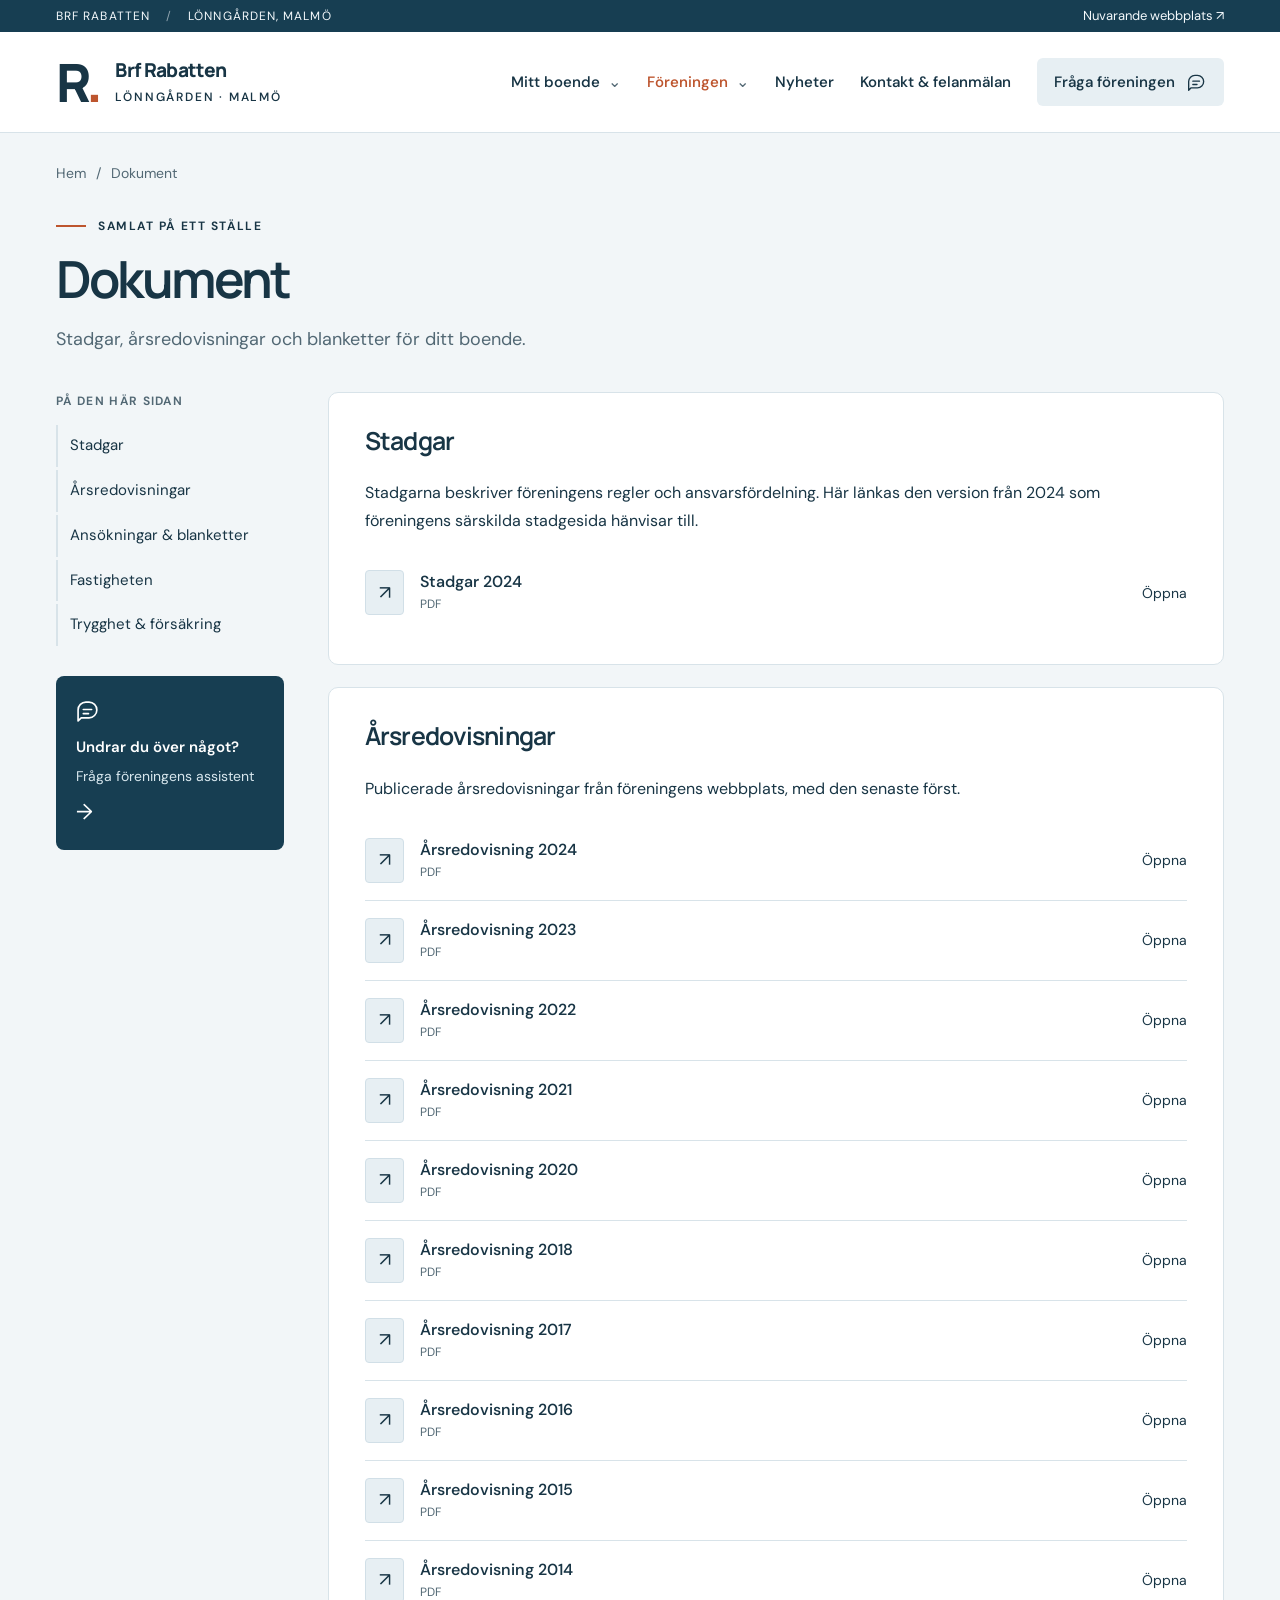
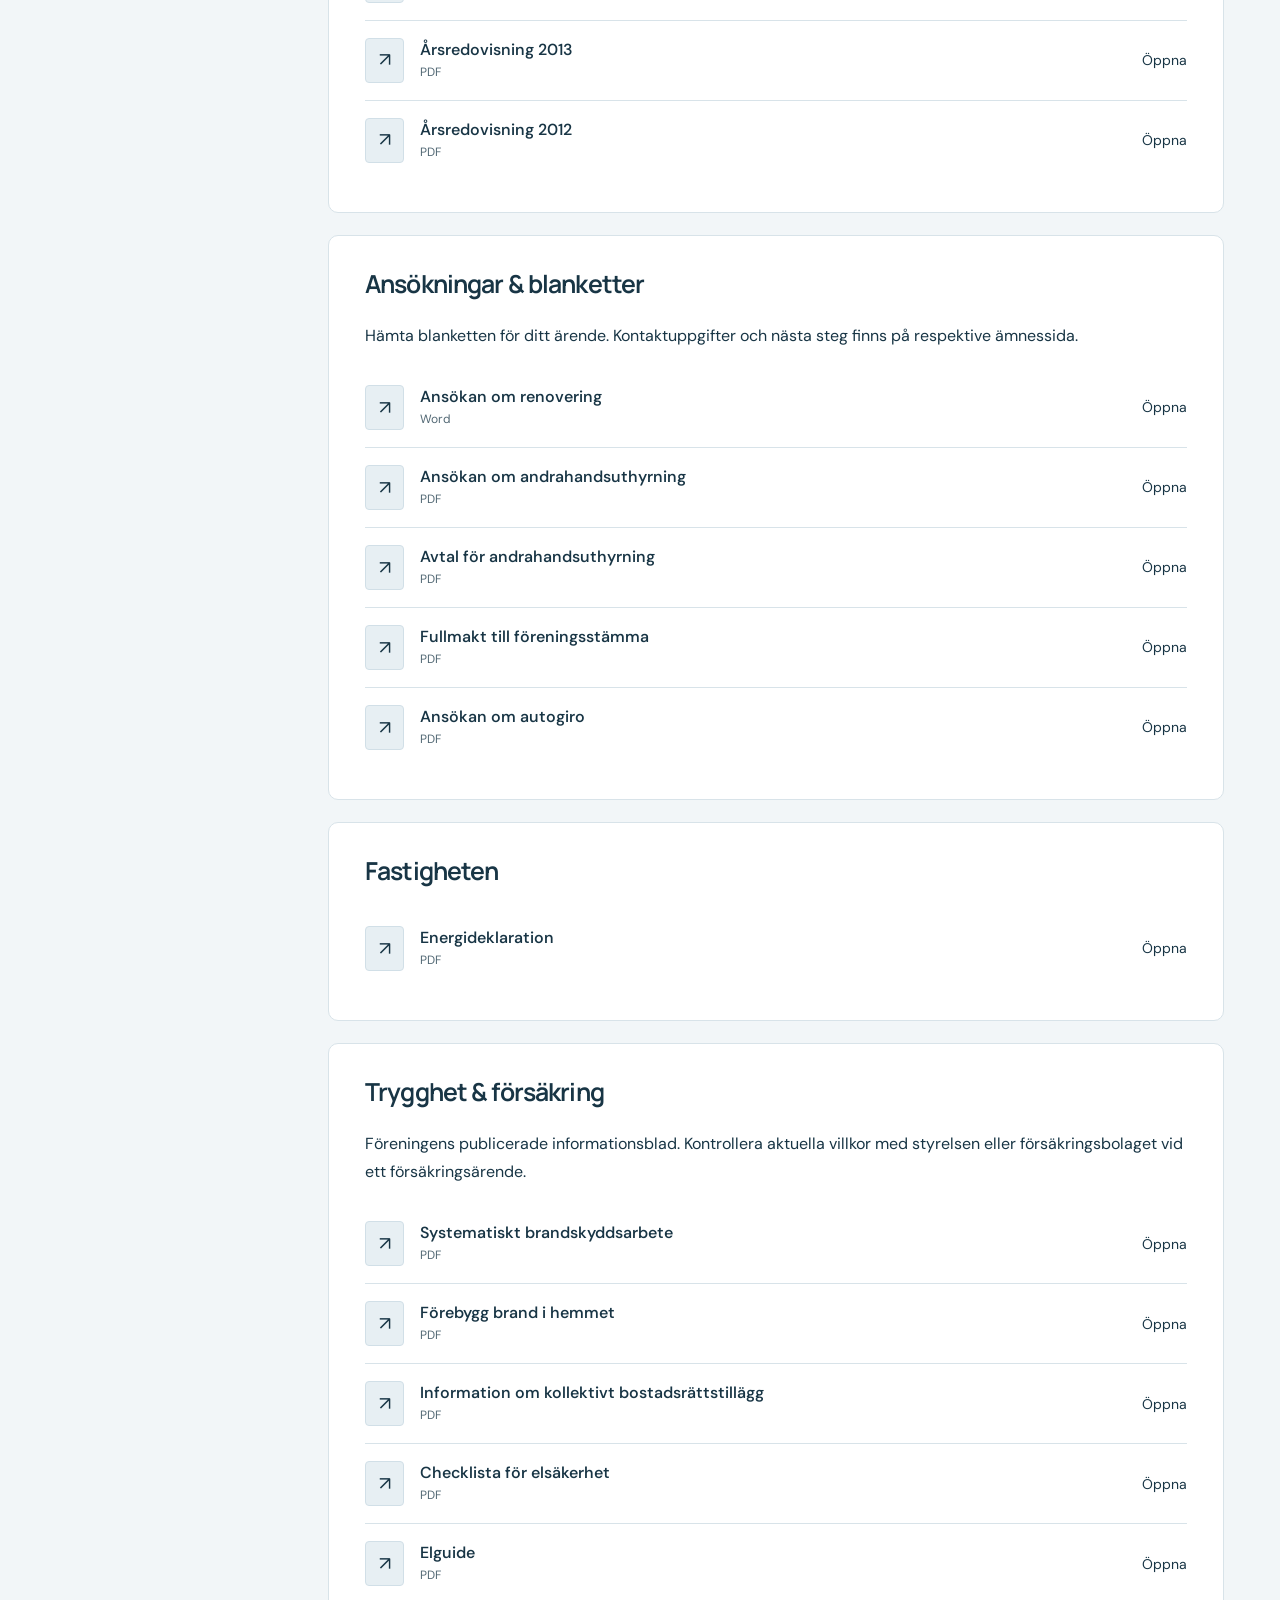
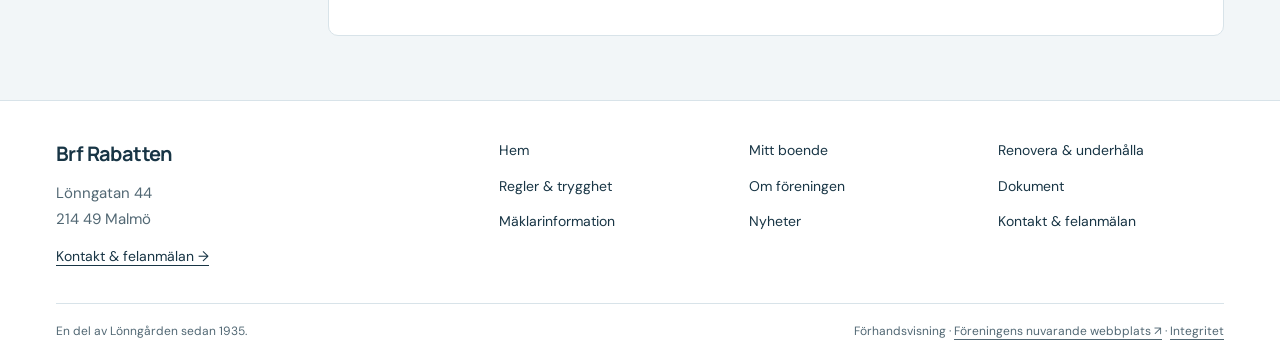
<file: demo/brfrabatten/dokument.html>
<!doctype html>
<html lang="sv"><head><meta charset="utf-8"><meta name="viewport" content="width=device-width, initial-scale=1"><meta name="robots" content="noindex, nofollow"><meta name="theme-color" content="#173e52"><title>Dokument · Brf Rabatten</title><meta name="description" content="Stadgar, årsredovisningar och blanketter för ditt boende."><link rel="icon" type="image/svg+xml" href="data:image/svg+xml,%3Csvg%20xmlns%3D%22http%3A%2F%2Fwww.w3.org%2F2000%2Fsvg%22%20viewBox%3D%220%200%2064%2064%22%3E%3Crect%20width%3D%2264%22%20height%3D%2264%22%20rx%3D%2214%22%20fill%3D%22%23173e52%22%2F%3E%3Ctext%20x%3D%2214%22%20y%3D%2246%22%20font-family%3D%22Arial%2Csans-serif%22%20font-size%3D%2244%22%20font-weight%3D%22700%22%20fill%3D%22white%22%3ER%3C%2Ftext%3E%3Ccircle%20cx%3D%2251%22%20cy%3D%2247%22%20r%3D%224%22%20fill%3D%22%23bd552e%22%2F%3E%3C%2Fsvg%3E"><link rel="stylesheet" href="styles.css"><link rel="stylesheet" href="pages.css"><script src="app.js" defer></script></head>
<body data-page="dokument"><a class="skip-link" href="#main">Hoppa till innehåll</a>
  <div class="preview-bar"><div class="page-width preview-inner"><span>BRF RABATTEN <span class="preview-separator">/</span> LÖNNGÅRDEN, MALMÖ</span><a href="https://www.brfrabatten.se/" target="_blank" rel="noopener noreferrer">Nuvarande webbplats <span aria-hidden="true">↗</span></a></div></div>
  <header class="site-header"><div class="page-width header-inner">
    <a class="brand" href="index.html" aria-label="Brf Rabatten, startsida"><span class="brand-monogram" aria-hidden="true">R<span>.</span></span><span class="brand-name">Brf Rabatten<span>LÖNNGÅRDEN · MALMÖ</span></span></a>
    <button class="menu-toggle" type="button" aria-controls="primary-nav" aria-expanded="false">Meny <span aria-hidden="true">☰</span></button>
    <nav class="primary-nav" id="primary-nav" aria-label="Huvudmeny">
      <details class="nav-group"><summary>Mitt boende<span aria-hidden="true">⌄</span></summary><div class="nav-dropdown"><a href="mitt-boende.html">Mitt boende</a><a href="renovera.html">Renovera & underhålla</a><a href="regler-trygghet.html">Regler & trygghet</a></div></details><details class="nav-group" data-current="true"><summary>Föreningen<span aria-hidden="true">⌄</span></summary><div class="nav-dropdown"><a href="foreningen.html">Om föreningen</a><a href="dokument.html" aria-current="page">Dokument</a><a href="maklarinformation.html">Mäklarinformation</a></div></details>
      <a href="nyheter.html">Nyheter</a><a href="kontakt.html">Kontakt & felanmälan</a>
      <a class="nav-chat" href="index.html#assistent">Fråga föreningen <svg viewBox="0 0 24 24" fill="none" aria-hidden="true"><path d="M20 11.5a7.5 7.5 0 0 1-7.5 7.5H5l-3 3V11.5A7.5 7.5 0 0 1 9.5 4h3a7.5 7.5 0 0 1 7.5 7.5Z" stroke="currentColor" stroke-width="1.6" stroke-linejoin="round"/><path d="M7 11h8m-8 4h5" stroke="currentColor" stroke-width="1.6" stroke-linecap="round"/></svg></a>
    </nav>
  </div></header><main id="main"><div class="page-width page-intro"><nav class="breadcrumbs" aria-label="Brödsmulor"><a href="index.html">Hem</a><span aria-hidden="true">/</span><span aria-current="page">Dokument</span></nav><p class="eyebrow"><span class="eyebrow-line" aria-hidden="true"></span>SAMLAT PÅ ETT STÄLLE</p><h1>Dokument</h1><p class="page-description">Stadgar, årsredovisningar och blanketter för ditt boende.</p></div><div class="page-width content-layout"><aside class="page-sidebar"><nav class="section-nav" aria-label="På den här sidan"><p>På den här sidan</p><a href="#stadgar">Stadgar</a><a href="#arsredovisningar">Årsredovisningar</a><a href="#blanketter">Ansökningar & blanketter</a><a href="#fastighet">Fastigheten</a><a href="#trygghet">Trygghet & försäkring</a></nav><a class="sidebar-chat" href="index.html#assistent"><svg viewBox="0 0 24 24" fill="none" aria-hidden="true"><path d="M20 11.5a7.5 7.5 0 0 1-7.5 7.5H5l-3 3V11.5A7.5 7.5 0 0 1 9.5 4h3a7.5 7.5 0 0 1 7.5 7.5Z" stroke="currentColor" stroke-width="1.6" stroke-linejoin="round"/><path d="M7 11h8m-8 4h5" stroke="currentColor" stroke-width="1.6" stroke-linecap="round"/></svg><strong>Undrar du över något?</strong><span>Fråga föreningens assistent</span><span aria-hidden="true">→</span></a></aside><div class="page-content"><section class="content-section" id="stadgar" aria-labelledby="heading-stadgar"><h2 id="heading-stadgar">Stadgar</h2><div class="prose"><p>Stadgarna beskriver föreningens regler och ansvarsfördelning. Här länkas den version från 2024 som föreningens särskilda stadgesida hänvisar till.</p><div class="document-list"><a class="document-row" href="https://www.brfrabatten.se/dokument/Nya%20stadgar%202024.pdf" target="_blank" rel="noopener noreferrer"><span class="file-icon" aria-hidden="true">↗</span><span><strong>Stadgar 2024</strong><small>PDF</small></span><span class="file-action">Öppna</span> <span aria-hidden="true">↗</span></a></div></div></section><section class="content-section" id="arsredovisningar" aria-labelledby="heading-arsredovisningar"><h2 id="heading-arsredovisningar">Årsredovisningar</h2><div class="prose"><p>Publicerade årsredovisningar från föreningens webbplats, med den senaste först.</p><div class="document-list"><a class="document-row" href="https://www.brfrabatten.se/dokument/A%CC%8Arsredovisning%202024%20Bostadsra%CC%88ttsfo%CC%88reningen%20Rabatten.pdf" target="_blank" rel="noopener noreferrer"><span class="file-icon" aria-hidden="true">↗</span><span><strong>Årsredovisning 2024</strong><small>PDF</small></span><span class="file-action">Öppna</span> <span aria-hidden="true">↗</span></a><a class="document-row" href="https://www.brfrabatten.se/dokument/1-Rabatten%20Arsredovisning2023.pdf" target="_blank" rel="noopener noreferrer"><span class="file-icon" aria-hidden="true">↗</span><span><strong>Årsredovisning 2023</strong><small>PDF</small></span><span class="file-action">Öppna</span> <span aria-hidden="true">↗</span></a><a class="document-row" href="https://www.brfrabatten.se/dokument/Brf_Rabatten-Arsredovisning_2022.pdf" target="_blank" rel="noopener noreferrer"><span class="file-icon" aria-hidden="true">↗</span><span><strong>Årsredovisning 2022</strong><small>PDF</small></span><span class="file-action">Öppna</span> <span aria-hidden="true">↗</span></a><a class="document-row" href="https://www.brfrabatten.se/dokument/A%CC%8Arsredovisning%202021.pdf" target="_blank" rel="noopener noreferrer"><span class="file-icon" aria-hidden="true">↗</span><span><strong>Årsredovisning 2021</strong><small>PDF</small></span><span class="file-action">Öppna</span> <span aria-hidden="true">↗</span></a><a class="document-row" href="https://www.brfrabatten.se/dokument/%C3%85rsredovisning%202020.pdf" target="_blank" rel="noopener noreferrer"><span class="file-icon" aria-hidden="true">↗</span><span><strong>Årsredovisning 2020</strong><small>PDF</small></span><span class="file-action">Öppna</span> <span aria-hidden="true">↗</span></a><a class="document-row" href="https://www.brfrabatten.se/dokument/arsredovisning_2018.pdf" target="_blank" rel="noopener noreferrer"><span class="file-icon" aria-hidden="true">↗</span><span><strong>Årsredovisning 2018</strong><small>PDF</small></span><span class="file-action">Öppna</span> <span aria-hidden="true">↗</span></a><a class="document-row" href="https://www.brfrabatten.se/dokument/arsredovisning_2017.pdf" target="_blank" rel="noopener noreferrer"><span class="file-icon" aria-hidden="true">↗</span><span><strong>Årsredovisning 2017</strong><small>PDF</small></span><span class="file-action">Öppna</span> <span aria-hidden="true">↗</span></a><a class="document-row" href="https://www.brfrabatten.se/dokument/arsredovisning_brf_rabatten_2016.pdf" target="_blank" rel="noopener noreferrer"><span class="file-icon" aria-hidden="true">↗</span><span><strong>Årsredovisning 2016</strong><small>PDF</small></span><span class="file-action">Öppna</span> <span aria-hidden="true">↗</span></a><a class="document-row" href="https://www.brfrabatten.se/dokument/arsredovisning_brf_rabatten_2015.pdf" target="_blank" rel="noopener noreferrer"><span class="file-icon" aria-hidden="true">↗</span><span><strong>Årsredovisning 2015</strong><small>PDF</small></span><span class="file-action">Öppna</span> <span aria-hidden="true">↗</span></a><a class="document-row" href="https://www.brfrabatten.se/dokument/arsredovisning_brf_rabatten_2014.pdf" target="_blank" rel="noopener noreferrer"><span class="file-icon" aria-hidden="true">↗</span><span><strong>Årsredovisning 2014</strong><small>PDF</small></span><span class="file-action">Öppna</span> <span aria-hidden="true">↗</span></a><a class="document-row" href="https://www.brfrabatten.se/dokument/A%CC%8Arsredovisning%202013.pdf" target="_blank" rel="noopener noreferrer"><span class="file-icon" aria-hidden="true">↗</span><span><strong>Årsredovisning 2013</strong><small>PDF</small></span><span class="file-action">Öppna</span> <span aria-hidden="true">↗</span></a><a class="document-row" href="https://www.brfrabatten.se/dokument/A%CC%8Arsredovisning%202012.pdf" target="_blank" rel="noopener noreferrer"><span class="file-icon" aria-hidden="true">↗</span><span><strong>Årsredovisning 2012</strong><small>PDF</small></span><span class="file-action">Öppna</span> <span aria-hidden="true">↗</span></a></div></div></section><section class="content-section" id="blanketter" aria-labelledby="heading-blanketter"><h2 id="heading-blanketter">Ansökningar & blanketter</h2><div class="prose"><p>Hämta blanketten för ditt ärende. Kontaktuppgifter och nästa steg finns på respektive ämnessida.</p><div class="document-list"><a class="document-row" href="https://www.brfrabatten.se/dokument/Ans%C3%B6kan%20om%20tillst%C3%A5nd%20vid%20renovering%20av%20l%C3%A4genhet%20i%20brf%20rabatten.docx" target="_blank" rel="noopener noreferrer"><span class="file-icon" aria-hidden="true">↗</span><span><strong>Ansökan om renovering</strong><small>Word</small></span><span class="file-action">Öppna</span> <span aria-hidden="true">↗</span></a><a class="document-row" href="https://www.brfrabatten.se/dokument/Anso%CC%88kan_andrahands_uthyrning.pdf" target="_blank" rel="noopener noreferrer"><span class="file-icon" aria-hidden="true">↗</span><span><strong>Ansökan om andrahandsuthyrning</strong><small>PDF</small></span><span class="file-action">Öppna</span> <span aria-hidden="true">↗</span></a><a class="document-row" href="https://www.brfrabatten.se/dokument/avtalupplatelseandrahan_BRF.pdf" target="_blank" rel="noopener noreferrer"><span class="file-icon" aria-hidden="true">↗</span><span><strong>Avtal för andrahandsuthyrning</strong><small>PDF</small></span><span class="file-action">Öppna</span> <span aria-hidden="true">↗</span></a><a class="document-row" href="https://www.brfrabatten.se/dokument/Fullmakt.pdf" target="_blank" rel="noopener noreferrer"><span class="file-icon" aria-hidden="true">↗</span><span><strong>Fullmakt till föreningsstämma</strong><small>PDF</small></span><span class="file-action">Öppna</span> <span aria-hidden="true">↗</span></a><a class="document-row" href="https://www.brfrabatten.se/dokument/Anso%CC%88kan-om-autogiro.pdf" target="_blank" rel="noopener noreferrer"><span class="file-icon" aria-hidden="true">↗</span><span><strong>Ansökan om autogiro</strong><small>PDF</small></span><span class="file-action">Öppna</span> <span aria-hidden="true">↗</span></a></div></div></section><section class="content-section" id="fastighet" aria-labelledby="heading-fastighet"><h2 id="heading-fastighet">Fastigheten</h2><div class="prose"><div class="document-list"><a class="document-row" href="https://www.brfrabatten.se/dokument/Energideklaration.pdf" target="_blank" rel="noopener noreferrer"><span class="file-icon" aria-hidden="true">↗</span><span><strong>Energideklaration</strong><small>PDF</small></span><span class="file-action">Öppna</span> <span aria-hidden="true">↗</span></a></div></div></section><section class="content-section" id="trygghet" aria-labelledby="heading-trygghet"><h2 id="heading-trygghet">Trygghet & försäkring</h2><div class="prose"><p>Föreningens publicerade informationsblad. Kontrollera aktuella villkor med styrelsen eller försäkringsbolaget vid ett försäkringsärende.</p><div class="document-list"><a class="document-row" href="https://www.brfrabatten.se/dokument/SBAbrf%20Rabatten.pdf" target="_blank" rel="noopener noreferrer"><span class="file-icon" aria-hidden="true">↗</span><span><strong>Systematiskt brandskyddsarbete</strong><small>PDF</small></span><span class="file-action">Öppna</span> <span aria-hidden="true">↗</span></a><a class="document-row" href="https://www.brfrabatten.se/dokument/Goda%20r%C3%A5d%20om%20att%20f%C3%B6rebygga%20brand%20i%20hemmet.pdf" target="_blank" rel="noopener noreferrer"><span class="file-icon" aria-hidden="true">↗</span><span><strong>Förebygg brand i hemmet</strong><small>PDF</small></span><span class="file-action">Öppna</span> <span aria-hidden="true">↗</span></a><a class="document-row" href="https://www.brfrabatten.se/dokument/_Forkop-efterkop_Bostadsrattsforsakring_WEBB.pdf" target="_blank" rel="noopener noreferrer"><span class="file-icon" aria-hidden="true">↗</span><span><strong>Information om kollektivt bostadsrättstillägg</strong><small>PDF</small></span><span class="file-action">Öppna</span> <span aria-hidden="true">↗</span></a><a class="document-row" href="https://www.brfrabatten.se/dokument/checklista-elsakerhet.pdf" target="_blank" rel="noopener noreferrer"><span class="file-icon" aria-hidden="true">↗</span><span><strong>Checklista för elsäkerhet</strong><small>PDF</small></span><span class="file-action">Öppna</span> <span aria-hidden="true">↗</span></a><a class="document-row" href="https://www.brfrabatten.se/dokument/Elguide.pdf" target="_blank" rel="noopener noreferrer"><span class="file-icon" aria-hidden="true">↗</span><span><strong>Elguide</strong><small>PDF</small></span><span class="file-action">Öppna</span> <span aria-hidden="true">↗</span></a></div></div></section></div></div></main><footer class="site-footer"><div class="page-width footer-top"><div class="footer-brand"><strong>Brf Rabatten</strong><p>Lönngatan 44<br>214 49 Malmö</p><a href="kontakt.html">Kontakt & felanmälan →</a></div><nav class="footer-links" aria-label="Alla sidor"><a href="index.html">Hem</a><a href="mitt-boende.html">Mitt boende</a><a href="renovera.html">Renovera & underhålla</a><a href="regler-trygghet.html">Regler & trygghet</a><a href="foreningen.html">Om föreningen</a><a href="dokument.html">Dokument</a><a href="maklarinformation.html">Mäklarinformation</a><a href="nyheter.html">Nyheter</a><a href="kontakt.html">Kontakt & felanmälan</a></nav></div><div class="page-width footer-bottom"><span>En del av Lönngården sedan 1935.</span><span>Förhandsvisning · <a href="https://www.brfrabatten.se/" target="_blank" rel="noopener noreferrer">Föreningens nuvarande webbplats <span aria-hidden="true">↗</span></a> · <a href="integritet.html">Integritet</a></span></div></footer></body></html>
</file>
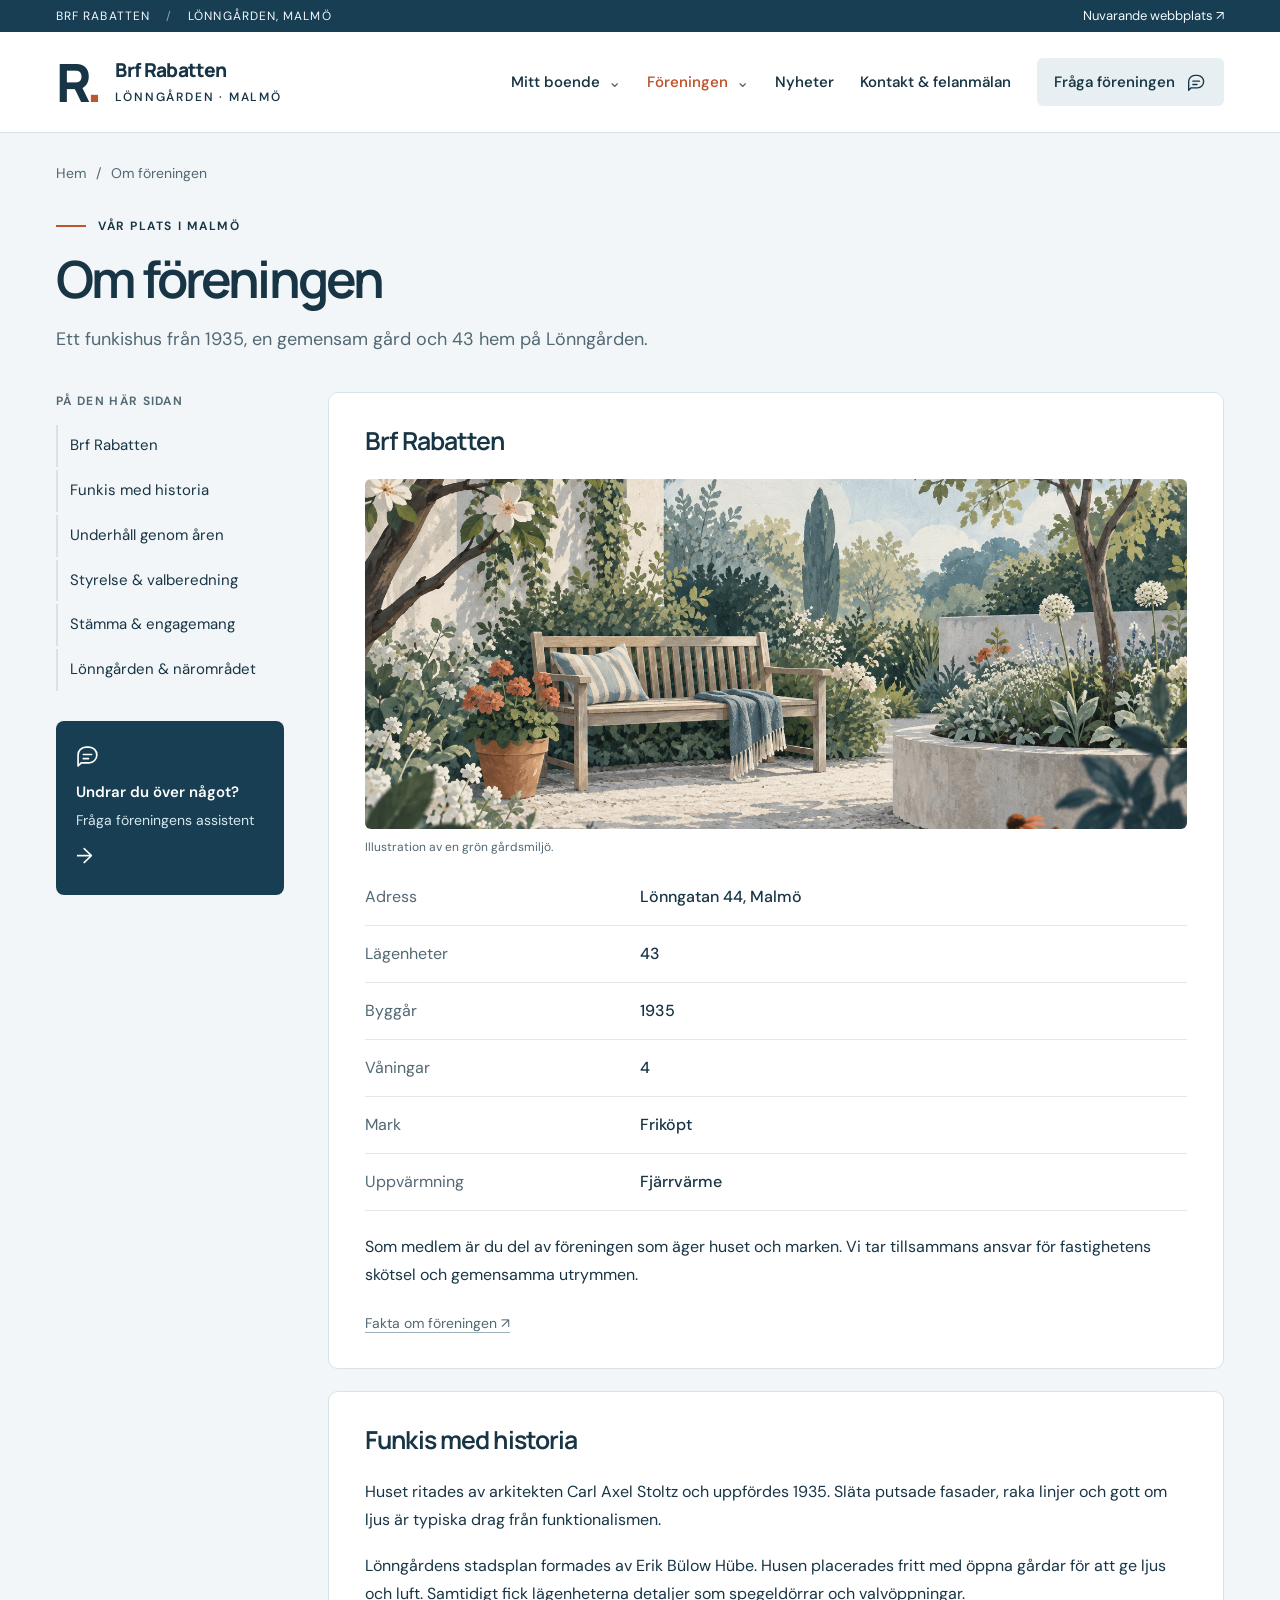
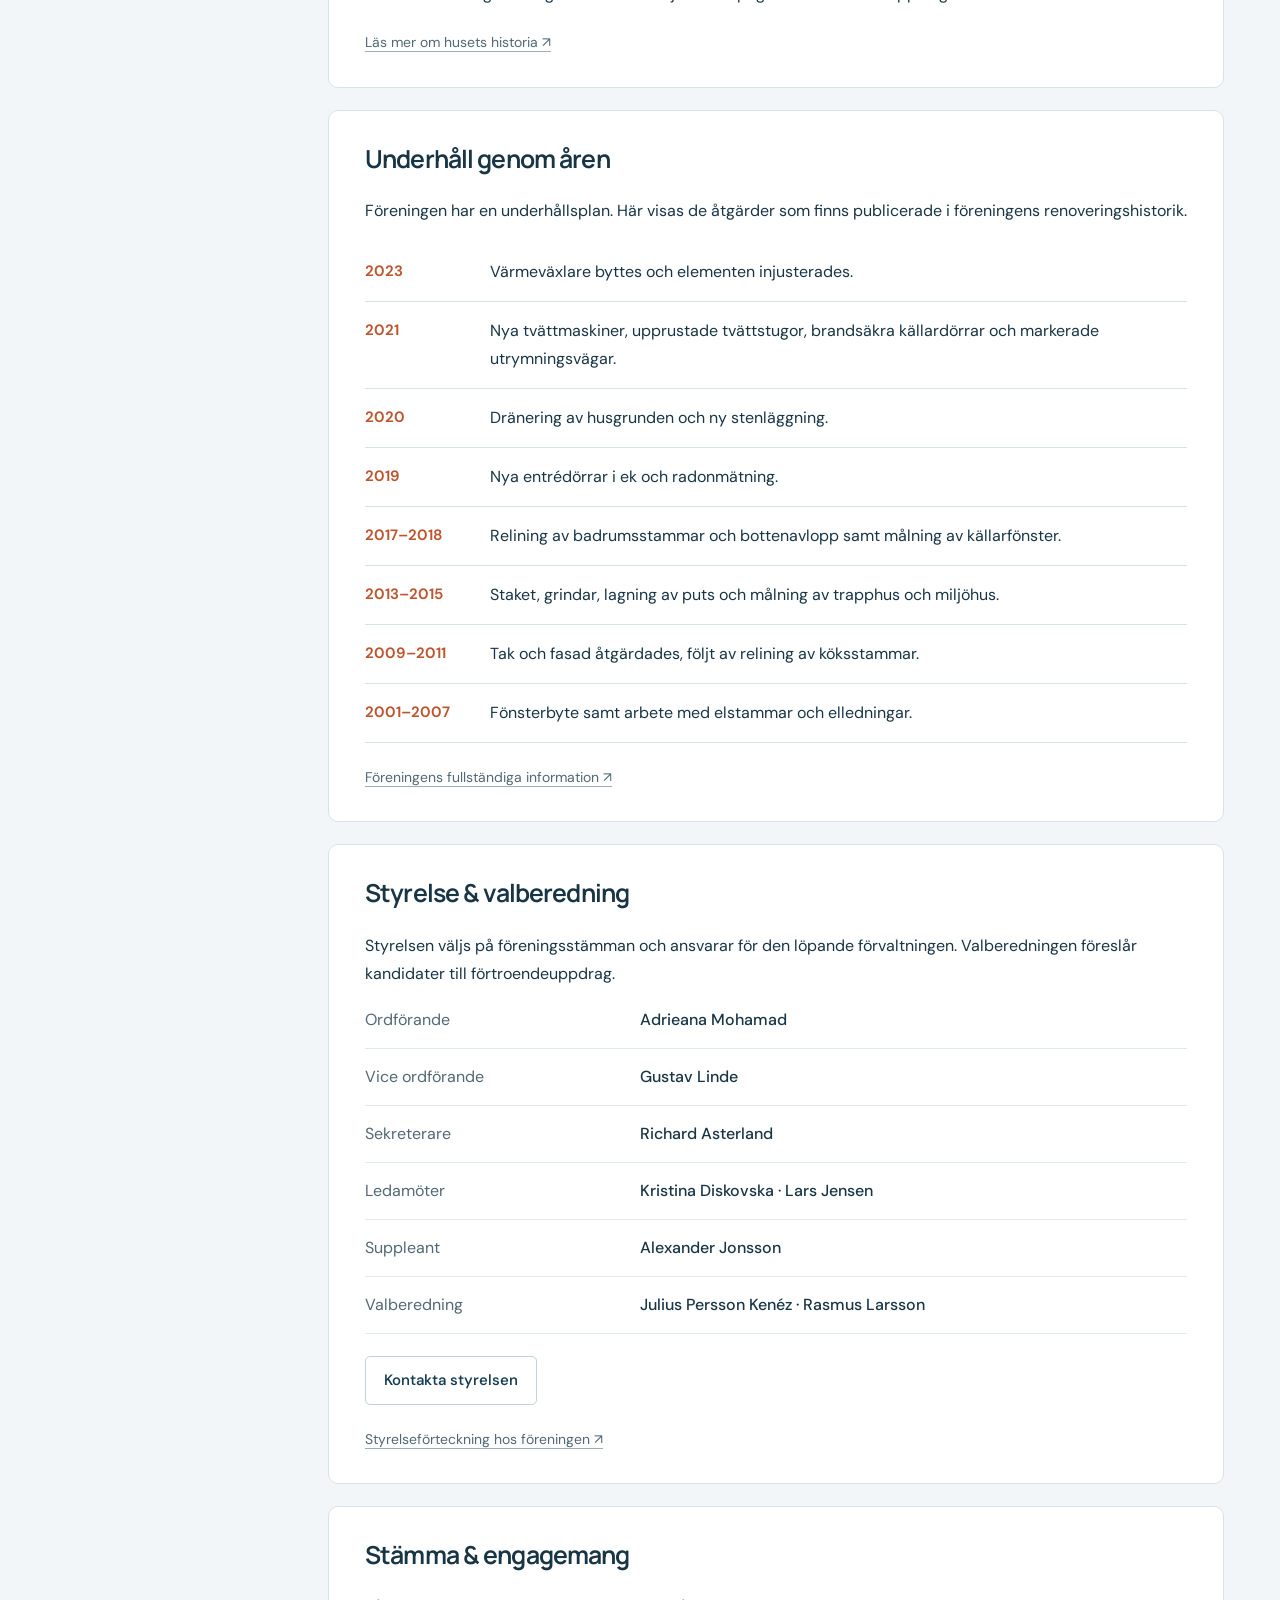
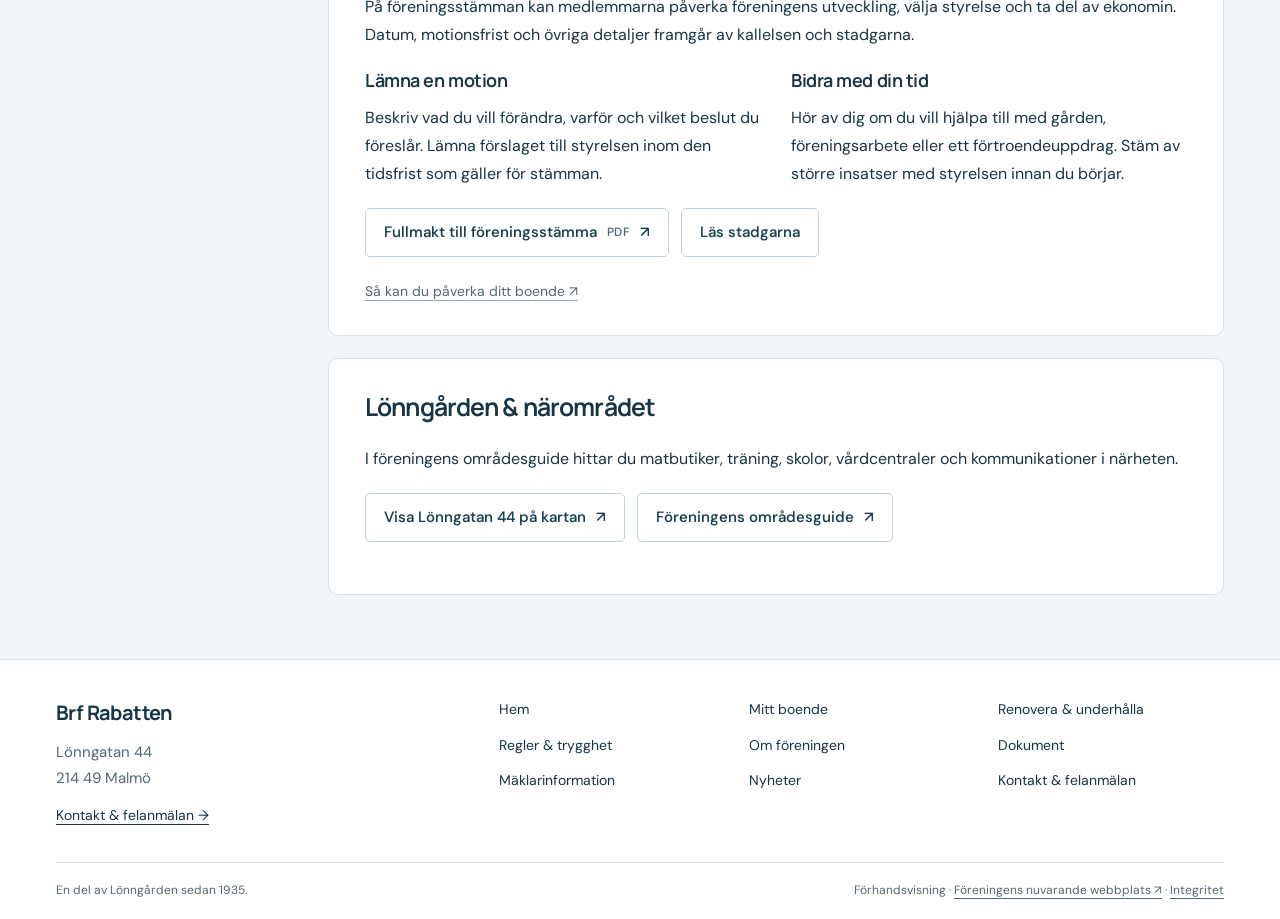
<file: demo/brfrabatten/foreningen.html>
<!doctype html>
<html lang="sv"><head><meta charset="utf-8"><meta name="viewport" content="width=device-width, initial-scale=1"><meta name="robots" content="noindex, nofollow"><meta name="theme-color" content="#173e52"><title>Om föreningen · Brf Rabatten</title><meta name="description" content="Ett funkishus från 1935, en gemensam gård och 43 hem på Lönngården."><link rel="icon" type="image/svg+xml" href="data:image/svg+xml,%3Csvg%20xmlns%3D%22http%3A%2F%2Fwww.w3.org%2F2000%2Fsvg%22%20viewBox%3D%220%200%2064%2064%22%3E%3Crect%20width%3D%2264%22%20height%3D%2264%22%20rx%3D%2214%22%20fill%3D%22%23173e52%22%2F%3E%3Ctext%20x%3D%2214%22%20y%3D%2246%22%20font-family%3D%22Arial%2Csans-serif%22%20font-size%3D%2244%22%20font-weight%3D%22700%22%20fill%3D%22white%22%3ER%3C%2Ftext%3E%3Ccircle%20cx%3D%2251%22%20cy%3D%2247%22%20r%3D%224%22%20fill%3D%22%23bd552e%22%2F%3E%3C%2Fsvg%3E"><link rel="stylesheet" href="styles.css"><link rel="stylesheet" href="pages.css"><script src="app.js" defer></script></head>
<body data-page="foreningen"><a class="skip-link" href="#main">Hoppa till innehåll</a>
  <div class="preview-bar"><div class="page-width preview-inner"><span>BRF RABATTEN <span class="preview-separator">/</span> LÖNNGÅRDEN, MALMÖ</span><a href="https://www.brfrabatten.se/" target="_blank" rel="noopener noreferrer">Nuvarande webbplats <span aria-hidden="true">↗</span></a></div></div>
  <header class="site-header"><div class="page-width header-inner">
    <a class="brand" href="index.html" aria-label="Brf Rabatten, startsida"><span class="brand-monogram" aria-hidden="true">R<span>.</span></span><span class="brand-name">Brf Rabatten<span>LÖNNGÅRDEN · MALMÖ</span></span></a>
    <button class="menu-toggle" type="button" aria-controls="primary-nav" aria-expanded="false">Meny <span aria-hidden="true">☰</span></button>
    <nav class="primary-nav" id="primary-nav" aria-label="Huvudmeny">
      <details class="nav-group"><summary>Mitt boende<span aria-hidden="true">⌄</span></summary><div class="nav-dropdown"><a href="mitt-boende.html">Mitt boende</a><a href="renovera.html">Renovera & underhålla</a><a href="regler-trygghet.html">Regler & trygghet</a></div></details><details class="nav-group" data-current="true"><summary>Föreningen<span aria-hidden="true">⌄</span></summary><div class="nav-dropdown"><a href="foreningen.html" aria-current="page">Om föreningen</a><a href="dokument.html">Dokument</a><a href="maklarinformation.html">Mäklarinformation</a></div></details>
      <a href="nyheter.html">Nyheter</a><a href="kontakt.html">Kontakt & felanmälan</a>
      <a class="nav-chat" href="index.html#assistent">Fråga föreningen <svg viewBox="0 0 24 24" fill="none" aria-hidden="true"><path d="M20 11.5a7.5 7.5 0 0 1-7.5 7.5H5l-3 3V11.5A7.5 7.5 0 0 1 9.5 4h3a7.5 7.5 0 0 1 7.5 7.5Z" stroke="currentColor" stroke-width="1.6" stroke-linejoin="round"/><path d="M7 11h8m-8 4h5" stroke="currentColor" stroke-width="1.6" stroke-linecap="round"/></svg></a>
    </nav>
  </div></header><main id="main"><div class="page-width page-intro"><nav class="breadcrumbs" aria-label="Brödsmulor"><a href="index.html">Hem</a><span aria-hidden="true">/</span><span aria-current="page">Om föreningen</span></nav><p class="eyebrow"><span class="eyebrow-line" aria-hidden="true"></span>VÅR PLATS I MALMÖ</p><h1>Om föreningen</h1><p class="page-description">Ett funkishus från 1935, en gemensam gård och 43 hem på Lönngården.</p></div><div class="page-width content-layout"><aside class="page-sidebar"><nav class="section-nav" aria-label="På den här sidan"><p>På den här sidan</p><a href="#huset">Brf Rabatten</a><a href="#historia">Funkis med historia</a><a href="#underhall">Underhåll genom åren</a><a href="#styrelse">Styrelse & valberedning</a><a href="#engagemang">Stämma & engagemang</a><a href="#omradet">Lönngården & närområdet</a></nav><a class="sidebar-chat" href="index.html#assistent"><svg viewBox="0 0 24 24" fill="none" aria-hidden="true"><path d="M20 11.5a7.5 7.5 0 0 1-7.5 7.5H5l-3 3V11.5A7.5 7.5 0 0 1 9.5 4h3a7.5 7.5 0 0 1 7.5 7.5Z" stroke="currentColor" stroke-width="1.6" stroke-linejoin="round"/><path d="M7 11h8m-8 4h5" stroke="currentColor" stroke-width="1.6" stroke-linecap="round"/></svg><strong>Undrar du över något?</strong><span>Fråga föreningens assistent</span><span aria-hidden="true">→</span></a></aside><div class="page-content"><section class="content-section" id="huset" aria-labelledby="heading-huset"><h2 id="heading-huset">Brf Rabatten</h2><div class="prose">
      <figure class="association-photo"><img src="assets/garden-illustration.png" width="1536" height="1024" alt="Illustration av en grönskande gård med en bänk och blommande grenar"><figcaption>Illustration av en grön gårdsmiljö.</figcaption></figure>
      <dl class="fact-list"><div><dt>Adress</dt><dd>Lönngatan 44, Malmö</dd></div><div><dt>Lägenheter</dt><dd>43</dd></div><div><dt>Byggår</dt><dd>1935</dd></div><div><dt>Våningar</dt><dd>4</dd></div><div><dt>Mark</dt><dd>Friköpt</dd></div><div><dt>Uppvärmning</dt><dd>Fjärrvärme</dd></div></dl>
      <p>Som medlem är du del av föreningen som äger huset och marken. Vi tar tillsammans ansvar för fastighetens skötsel och gemensamma utrymmen.</p><p class="source-link"><a href="https://www.brfrabatten.se/fastigheten/fakta" target="_blank" rel="noopener noreferrer">Fakta om föreningen <span aria-hidden="true">↗</span></a></p></div></section><section class="content-section" id="historia" aria-labelledby="heading-historia"><h2 id="heading-historia">Funkis med historia</h2><div class="prose">
      <p>Huset ritades av arkitekten Carl Axel Stoltz och uppfördes 1935. Släta putsade fasader, raka linjer och gott om ljus är typiska drag från funktionalismen.</p><p>Lönngårdens stadsplan formades av Erik Bülow Hübe. Husen placerades fritt med öppna gårdar för att ge ljus och luft. Samtidigt fick lägenheterna detaljer som spegeldörrar och valvöppningar.</p><p class="source-link"><a href="https://www.brfrabatten.se/fastigheten/historia" target="_blank" rel="noopener noreferrer">Läs mer om husets historia <span aria-hidden="true">↗</span></a></p></div></section><section class="content-section" id="underhall" aria-labelledby="heading-underhall"><h2 id="heading-underhall">Underhåll genom åren</h2><div class="prose">
      <p>Föreningen har en underhållsplan. Här visas de åtgärder som finns publicerade i föreningens renoveringshistorik.</p>
      <ol class="timeline"><li><span>2023</span><p>Värmeväxlare byttes och elementen injusterades.</p></li><li><span>2021</span><p>Nya tvättmaskiner, upprustade tvättstugor, brandsäkra källardörrar och markerade utrymningsvägar.</p></li><li><span>2020</span><p>Dränering av husgrunden och ny stenläggning.</p></li><li><span>2019</span><p>Nya entrédörrar i ek och radonmätning.</p></li><li><span>2017–2018</span><p>Relining av badrumsstammar och bottenavlopp samt målning av källarfönster.</p></li><li><span>2013–2015</span><p>Staket, grindar, lagning av puts och målning av trapphus och miljöhus.</p></li><li><span>2009–2011</span><p>Tak och fasad åtgärdades, följt av relining av köksstammar.</p></li><li><span>2001–2007</span><p>Fönsterbyte samt arbete med elstammar och elledningar.</p></li></ol><p class="source-link"><a href="https://www.brfrabatten.se/fastigheten/renoveringar" target="_blank" rel="noopener noreferrer">Föreningens fullständiga information <span aria-hidden="true">↗</span></a></p></div></section><section class="content-section" id="styrelse" aria-labelledby="heading-styrelse"><h2 id="heading-styrelse">Styrelse & valberedning</h2><div class="prose">
      <p>Styrelsen väljs på föreningsstämman och ansvarar för den löpande förvaltningen. Valberedningen föreslår kandidater till förtroendeuppdrag.</p>
      <dl class="fact-list"><div><dt>Ordförande</dt><dd>Adrieana Mohamad</dd></div><div><dt>Vice ordförande</dt><dd>Gustav Linde</dd></div><div><dt>Sekreterare</dt><dd>Richard Asterland</dd></div><div><dt>Ledamöter</dt><dd>Kristina Diskovska · Lars Jensen</dd></div><div><dt>Suppleant</dt><dd>Alexander Jonsson</dd></div><div><dt>Valberedning</dt><dd>Julius Persson Kenéz · Rasmus Larsson</dd></div></dl>
      <a class="button button-secondary" href="kontakt.html#styrelsen">Kontakta styrelsen</a> <p class="source-link"><a href="https://www.brfrabatten.se/kontakt/styrelsen" target="_blank" rel="noopener noreferrer">Styrelseförteckning hos föreningen <span aria-hidden="true">↗</span></a></p></div></section><section class="content-section" id="engagemang" aria-labelledby="heading-engagemang"><h2 id="heading-engagemang">Stämma & engagemang</h2><div class="prose">
      <p>På föreningsstämman kan medlemmarna påverka föreningens utveckling, välja styrelse och ta del av ekonomin. Datum, motionsfrist och övriga detaljer framgår av kallelsen och stadgarna.</p>
      <div class="two-column"><div><h3>Lämna en motion</h3><p>Beskriv vad du vill förändra, varför och vilket beslut du föreslår. Lämna förslaget till styrelsen inom den tidsfrist som gäller för stämman.</p></div><div><h3>Bidra med din tid</h3><p>Hör av dig om du vill hjälpa till med gården, föreningsarbete eller ett förtroendeuppdrag. Stäm av större insatser med styrelsen innan du börjar.</p></div></div>
      <div class="button-row"><a class="button button-secondary" href="https://www.brfrabatten.se/dokument/Fullmakt.pdf" target="_blank" rel="noopener noreferrer">Fullmakt till föreningsstämma <span class="button-meta">PDF</span> <span aria-hidden="true">↗</span></a> <a class="button button-secondary" href="dokument.html#stadgar">Läs stadgarna</a></div><p class="source-link"><a href="https://www.brfrabatten.se/mitt-boende/paverka-ditt-boende" target="_blank" rel="noopener noreferrer">Så kan du påverka ditt boende <span aria-hidden="true">↗</span></a></p></div></section><section class="content-section" id="omradet" aria-labelledby="heading-omradet"><h2 id="heading-omradet">Lönngården & närområdet</h2><div class="prose"><p>I föreningens områdesguide hittar du matbutiker, träning, skolor, vårdcentraler och kommunikationer i närheten.</p><div class="button-row"><a class="button button-secondary" href="https://www.google.com/maps/search/?api=1&amp;query=L%C3%B6nngatan+44+Malm%C3%B6" target="_blank" rel="noopener noreferrer">Visa Lönngatan 44 på kartan <span aria-hidden="true">↗</span></a> <a class="button button-secondary" href="https://www.brfrabatten.se/fastigheten/fakta" target="_blank" rel="noopener noreferrer">Föreningens områdesguide <span aria-hidden="true">↗</span></a></div></div></section></div></div></main><footer class="site-footer"><div class="page-width footer-top"><div class="footer-brand"><strong>Brf Rabatten</strong><p>Lönngatan 44<br>214 49 Malmö</p><a href="kontakt.html">Kontakt & felanmälan →</a></div><nav class="footer-links" aria-label="Alla sidor"><a href="index.html">Hem</a><a href="mitt-boende.html">Mitt boende</a><a href="renovera.html">Renovera & underhålla</a><a href="regler-trygghet.html">Regler & trygghet</a><a href="foreningen.html">Om föreningen</a><a href="dokument.html">Dokument</a><a href="maklarinformation.html">Mäklarinformation</a><a href="nyheter.html">Nyheter</a><a href="kontakt.html">Kontakt & felanmälan</a></nav></div><div class="page-width footer-bottom"><span>En del av Lönngården sedan 1935.</span><span>Förhandsvisning · <a href="https://www.brfrabatten.se/" target="_blank" rel="noopener noreferrer">Föreningens nuvarande webbplats <span aria-hidden="true">↗</span></a> · <a href="integritet.html">Integritet</a></span></div></footer></body></html>
</file>
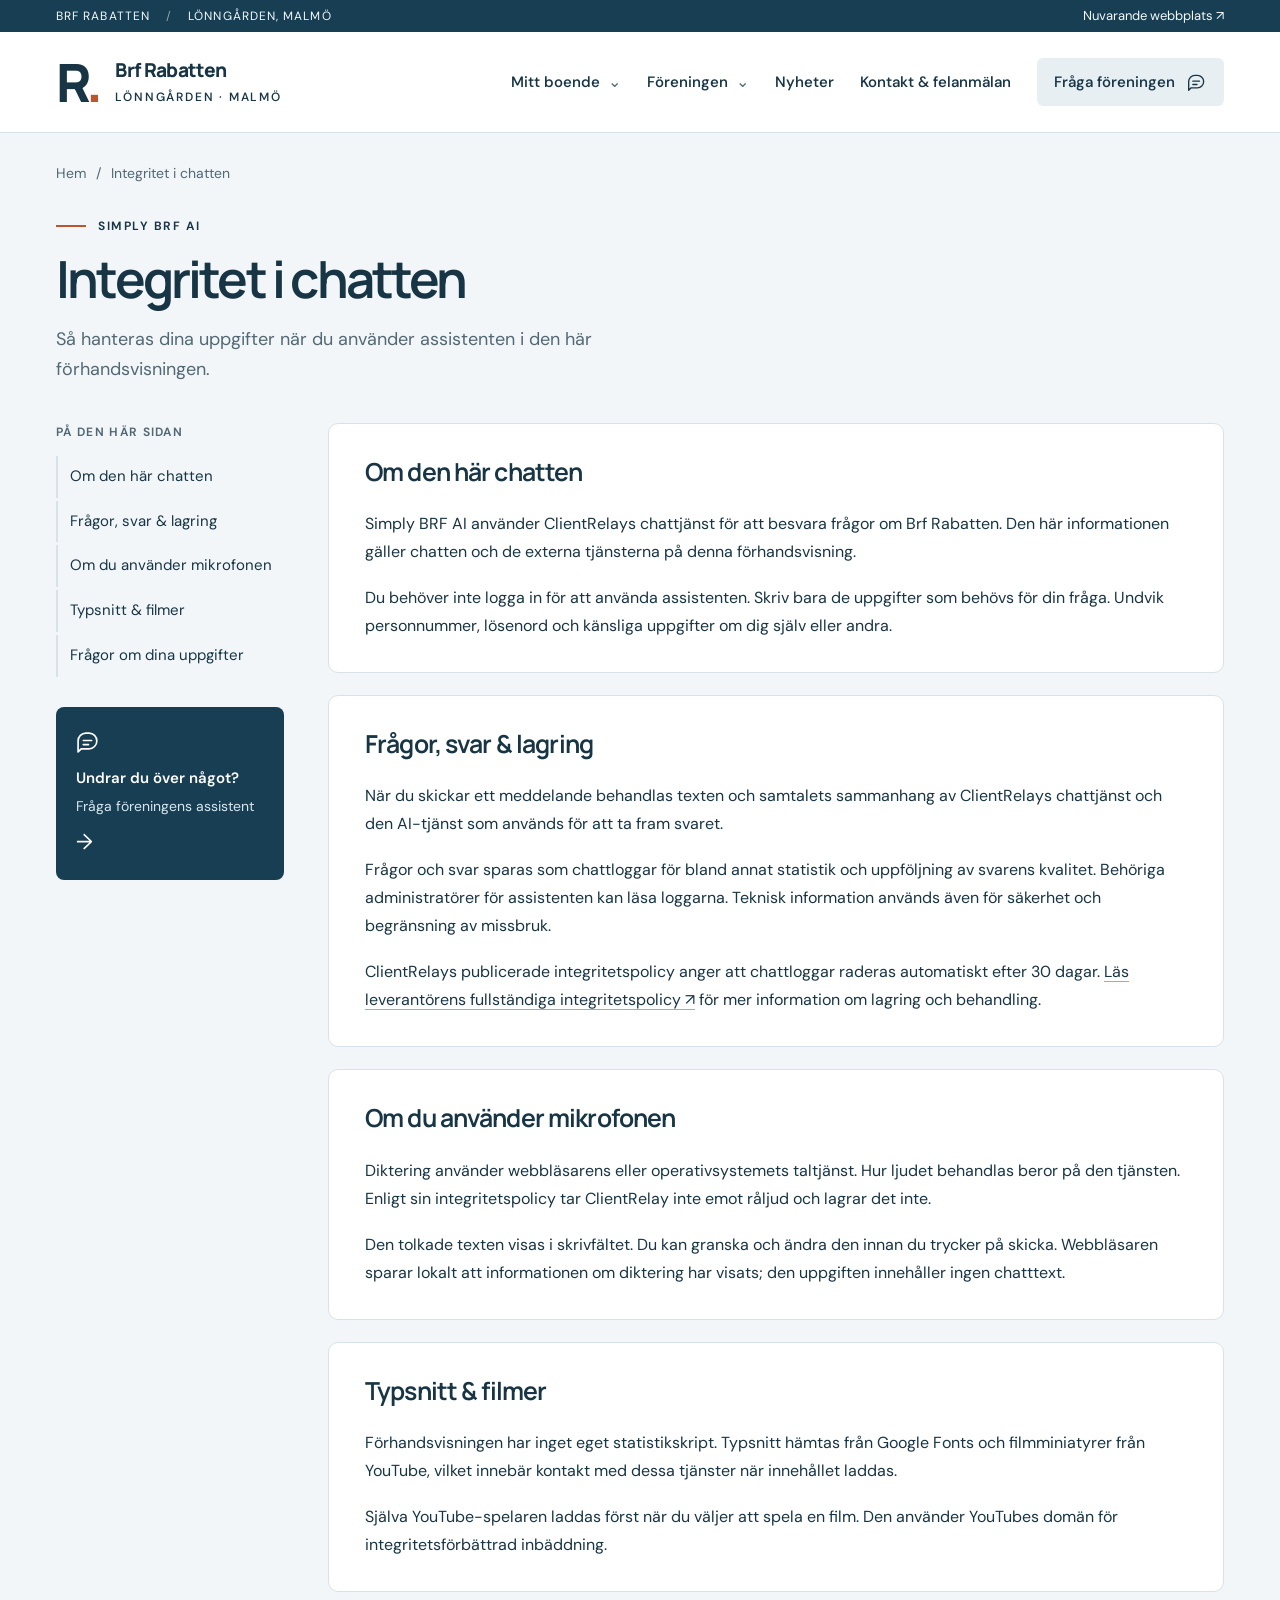
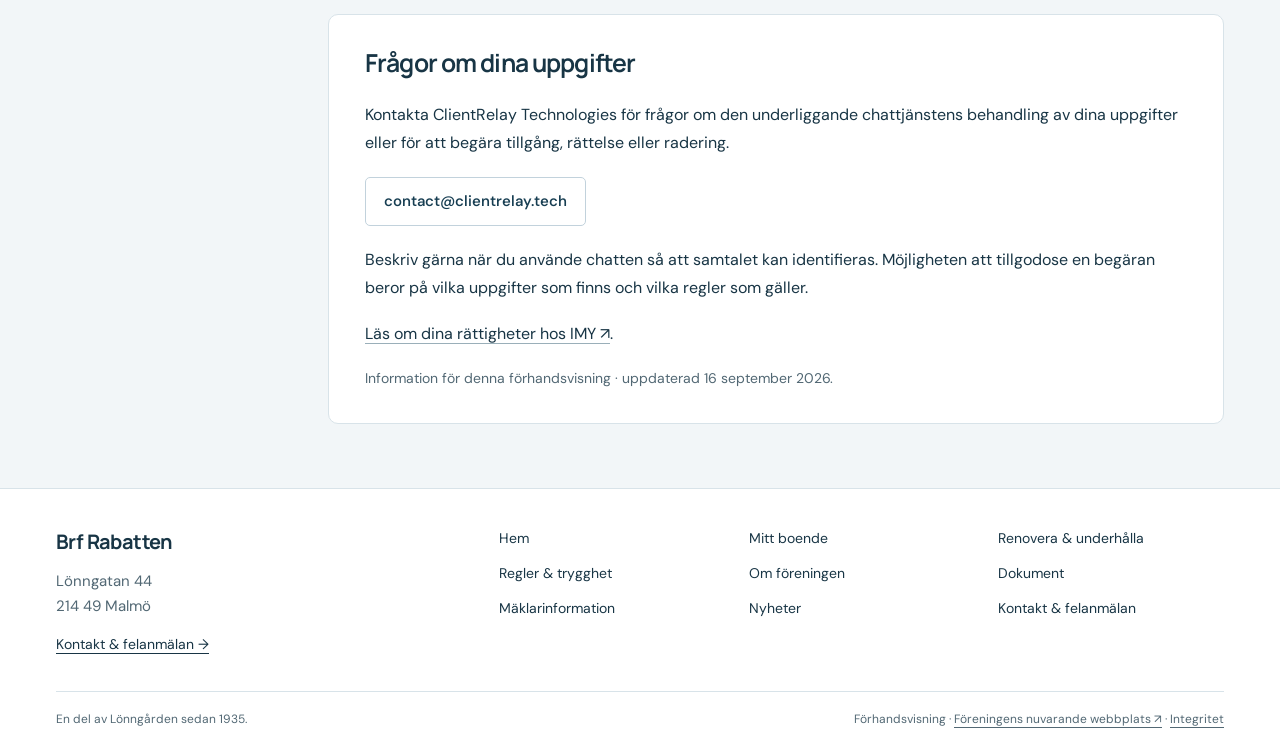
<file: demo/brfrabatten/integritet.html>
<!doctype html>
<html lang="sv"><head><meta charset="utf-8"><meta name="viewport" content="width=device-width, initial-scale=1"><meta name="robots" content="noindex, nofollow"><meta name="theme-color" content="#173e52"><title>Integritet i chatten · Brf Rabatten</title><meta name="description" content="Så hanteras dina uppgifter när du använder assistenten i den här förhandsvisningen."><link rel="icon" type="image/svg+xml" href="data:image/svg+xml,%3Csvg%20xmlns%3D%22http%3A%2F%2Fwww.w3.org%2F2000%2Fsvg%22%20viewBox%3D%220%200%2064%2064%22%3E%3Crect%20width%3D%2264%22%20height%3D%2264%22%20rx%3D%2214%22%20fill%3D%22%23173e52%22%2F%3E%3Ctext%20x%3D%2214%22%20y%3D%2246%22%20font-family%3D%22Arial%2Csans-serif%22%20font-size%3D%2244%22%20font-weight%3D%22700%22%20fill%3D%22white%22%3ER%3C%2Ftext%3E%3Ccircle%20cx%3D%2251%22%20cy%3D%2247%22%20r%3D%224%22%20fill%3D%22%23bd552e%22%2F%3E%3C%2Fsvg%3E"><link rel="stylesheet" href="styles.css"><link rel="stylesheet" href="pages.css"><script src="app.js" defer></script></head>
<body data-page="integritet"><a class="skip-link" href="#main">Hoppa till innehåll</a>
  <div class="preview-bar"><div class="page-width preview-inner"><span>BRF RABATTEN <span class="preview-separator">/</span> LÖNNGÅRDEN, MALMÖ</span><a href="https://www.brfrabatten.se/" target="_blank" rel="noopener noreferrer">Nuvarande webbplats <span aria-hidden="true">↗</span></a></div></div>
  <header class="site-header"><div class="page-width header-inner">
    <a class="brand" href="index.html" aria-label="Brf Rabatten, startsida"><span class="brand-monogram" aria-hidden="true">R<span>.</span></span><span class="brand-name">Brf Rabatten<span>LÖNNGÅRDEN · MALMÖ</span></span></a>
    <button class="menu-toggle" type="button" aria-controls="primary-nav" aria-expanded="false">Meny <span aria-hidden="true">☰</span></button>
    <nav class="primary-nav" id="primary-nav" aria-label="Huvudmeny">
      <details class="nav-group"><summary>Mitt boende<span aria-hidden="true">⌄</span></summary><div class="nav-dropdown"><a href="mitt-boende.html">Mitt boende</a><a href="renovera.html">Renovera & underhålla</a><a href="regler-trygghet.html">Regler & trygghet</a></div></details><details class="nav-group"><summary>Föreningen<span aria-hidden="true">⌄</span></summary><div class="nav-dropdown"><a href="foreningen.html">Om föreningen</a><a href="dokument.html">Dokument</a><a href="maklarinformation.html">Mäklarinformation</a></div></details>
      <a href="nyheter.html">Nyheter</a><a href="kontakt.html">Kontakt & felanmälan</a>
      <a class="nav-chat" href="index.html#assistent">Fråga föreningen <svg viewBox="0 0 24 24" fill="none" aria-hidden="true"><path d="M20 11.5a7.5 7.5 0 0 1-7.5 7.5H5l-3 3V11.5A7.5 7.5 0 0 1 9.5 4h3a7.5 7.5 0 0 1 7.5 7.5Z" stroke="currentColor" stroke-width="1.6" stroke-linejoin="round"/><path d="M7 11h8m-8 4h5" stroke="currentColor" stroke-width="1.6" stroke-linecap="round"/></svg></a>
    </nav>
  </div></header><main id="main"><div class="page-width page-intro"><nav class="breadcrumbs" aria-label="Brödsmulor"><a href="index.html">Hem</a><span aria-hidden="true">/</span><span aria-current="page">Integritet i chatten</span></nav><p class="eyebrow"><span class="eyebrow-line" aria-hidden="true"></span>SIMPLY BRF AI</p><h1>Integritet i chatten</h1><p class="page-description">Så hanteras dina uppgifter när du använder assistenten i den här förhandsvisningen.</p></div><div class="page-width content-layout"><aside class="page-sidebar"><nav class="section-nav" aria-label="På den här sidan"><p>På den här sidan</p><a href="#om-chatten">Om den här chatten</a><a href="#meddelanden">Frågor, svar & lagring</a><a href="#diktering">Om du använder mikrofonen</a><a href="#externa-tjanster">Typsnitt & filmer</a><a href="#kontakt-integritet">Frågor om dina uppgifter</a></nav><a class="sidebar-chat" href="index.html#assistent"><svg viewBox="0 0 24 24" fill="none" aria-hidden="true"><path d="M20 11.5a7.5 7.5 0 0 1-7.5 7.5H5l-3 3V11.5A7.5 7.5 0 0 1 9.5 4h3a7.5 7.5 0 0 1 7.5 7.5Z" stroke="currentColor" stroke-width="1.6" stroke-linejoin="round"/><path d="M7 11h8m-8 4h5" stroke="currentColor" stroke-width="1.6" stroke-linecap="round"/></svg><strong>Undrar du över något?</strong><span>Fråga föreningens assistent</span><span aria-hidden="true">→</span></a></aside><div class="page-content"><section class="content-section" id="om-chatten" aria-labelledby="heading-om-chatten"><h2 id="heading-om-chatten">Om den här chatten</h2><div class="prose">
    <p>Simply BRF AI använder ClientRelays chattjänst för att besvara frågor om Brf Rabatten. Den här informationen gäller chatten och de externa tjänsterna på denna förhandsvisning.</p>
    <p>Du behöver inte logga in för att använda assistenten. Skriv bara de uppgifter som behövs för din fråga. Undvik personnummer, lösenord och känsliga uppgifter om dig själv eller andra.</p></div></section><section class="content-section" id="meddelanden" aria-labelledby="heading-meddelanden"><h2 id="heading-meddelanden">Frågor, svar & lagring</h2><div class="prose">
    <p>När du skickar ett meddelande behandlas texten och samtalets sammanhang av ClientRelays chattjänst och den AI-tjänst som används för att ta fram svaret.</p>
    <p>Frågor och svar sparas som chattloggar för bland annat statistik och uppföljning av svarens kvalitet. Behöriga administratörer för assistenten kan läsa loggarna. Teknisk information används även för säkerhet och begränsning av missbruk.</p>
    <p>ClientRelays publicerade integritetspolicy anger att chattloggar raderas automatiskt efter 30 dagar. <a href="https://clientrelay.tech/privacy.html" target="_blank" rel="noopener noreferrer">Läs leverantörens fullständiga integritetspolicy <span aria-hidden="true">↗</span></a> för mer information om lagring och behandling.</p></div></section><section class="content-section" id="diktering" aria-labelledby="heading-diktering"><h2 id="heading-diktering">Om du använder mikrofonen</h2><div class="prose">
    <p>Diktering använder webbläsarens eller operativsystemets taltjänst. Hur ljudet behandlas beror på den tjänsten. Enligt sin integritetspolicy tar ClientRelay inte emot råljud och lagrar det inte.</p>
    <p>Den tolkade texten visas i skrivfältet. Du kan granska och ändra den innan du trycker på skicka. Webbläsaren sparar lokalt att informationen om diktering har visats; den uppgiften innehåller ingen chatttext.</p></div></section><section class="content-section" id="externa-tjanster" aria-labelledby="heading-externa-tjanster"><h2 id="heading-externa-tjanster">Typsnitt & filmer</h2><div class="prose">
    <p>Förhandsvisningen har inget eget statistikskript. Typsnitt hämtas från Google Fonts och filmminiatyrer från YouTube, vilket innebär kontakt med dessa tjänster när innehållet laddas.</p>
    <p>Själva YouTube-spelaren laddas först när du väljer att spela en film. Den använder YouTubes domän för integritetsförbättrad inbäddning.</p></div></section><section class="content-section" id="kontakt-integritet" aria-labelledby="heading-kontakt-integritet"><h2 id="heading-kontakt-integritet">Frågor om dina uppgifter</h2><div class="prose">
    <p>Kontakta ClientRelay Technologies för frågor om den underliggande chattjänstens behandling av dina uppgifter eller för att begära tillgång, rättelse eller radering.</p>
    <div class="button-row"><a class="button button-secondary" href="mailto:contact@clientrelay.tech">contact@clientrelay.tech</a></div>
    <p>Beskriv gärna när du använde chatten så att samtalet kan identifieras. Möjligheten att tillgodose en begäran beror på vilka uppgifter som finns och vilka regler som gäller.</p>
    <p><a href="https://www.imy.se/privatperson/dataskydd/dina-rattigheter/" target="_blank" rel="noopener noreferrer">Läs om dina rättigheter hos IMY <span aria-hidden="true">↗</span></a>.</p>
    <p class="small-note">Information för denna förhandsvisning · uppdaterad 16 september 2026.</p></div></section></div></div></main><footer class="site-footer"><div class="page-width footer-top"><div class="footer-brand"><strong>Brf Rabatten</strong><p>Lönngatan 44<br>214 49 Malmö</p><a href="kontakt.html">Kontakt & felanmälan →</a></div><nav class="footer-links" aria-label="Alla sidor"><a href="index.html">Hem</a><a href="mitt-boende.html">Mitt boende</a><a href="renovera.html">Renovera & underhålla</a><a href="regler-trygghet.html">Regler & trygghet</a><a href="foreningen.html">Om föreningen</a><a href="dokument.html">Dokument</a><a href="maklarinformation.html">Mäklarinformation</a><a href="nyheter.html">Nyheter</a><a href="kontakt.html">Kontakt & felanmälan</a></nav></div><div class="page-width footer-bottom"><span>En del av Lönngården sedan 1935.</span><span>Förhandsvisning · <a href="https://www.brfrabatten.se/" target="_blank" rel="noopener noreferrer">Föreningens nuvarande webbplats <span aria-hidden="true">↗</span></a> · <a href="integritet.html">Integritet</a></span></div></footer></body></html>
</file>
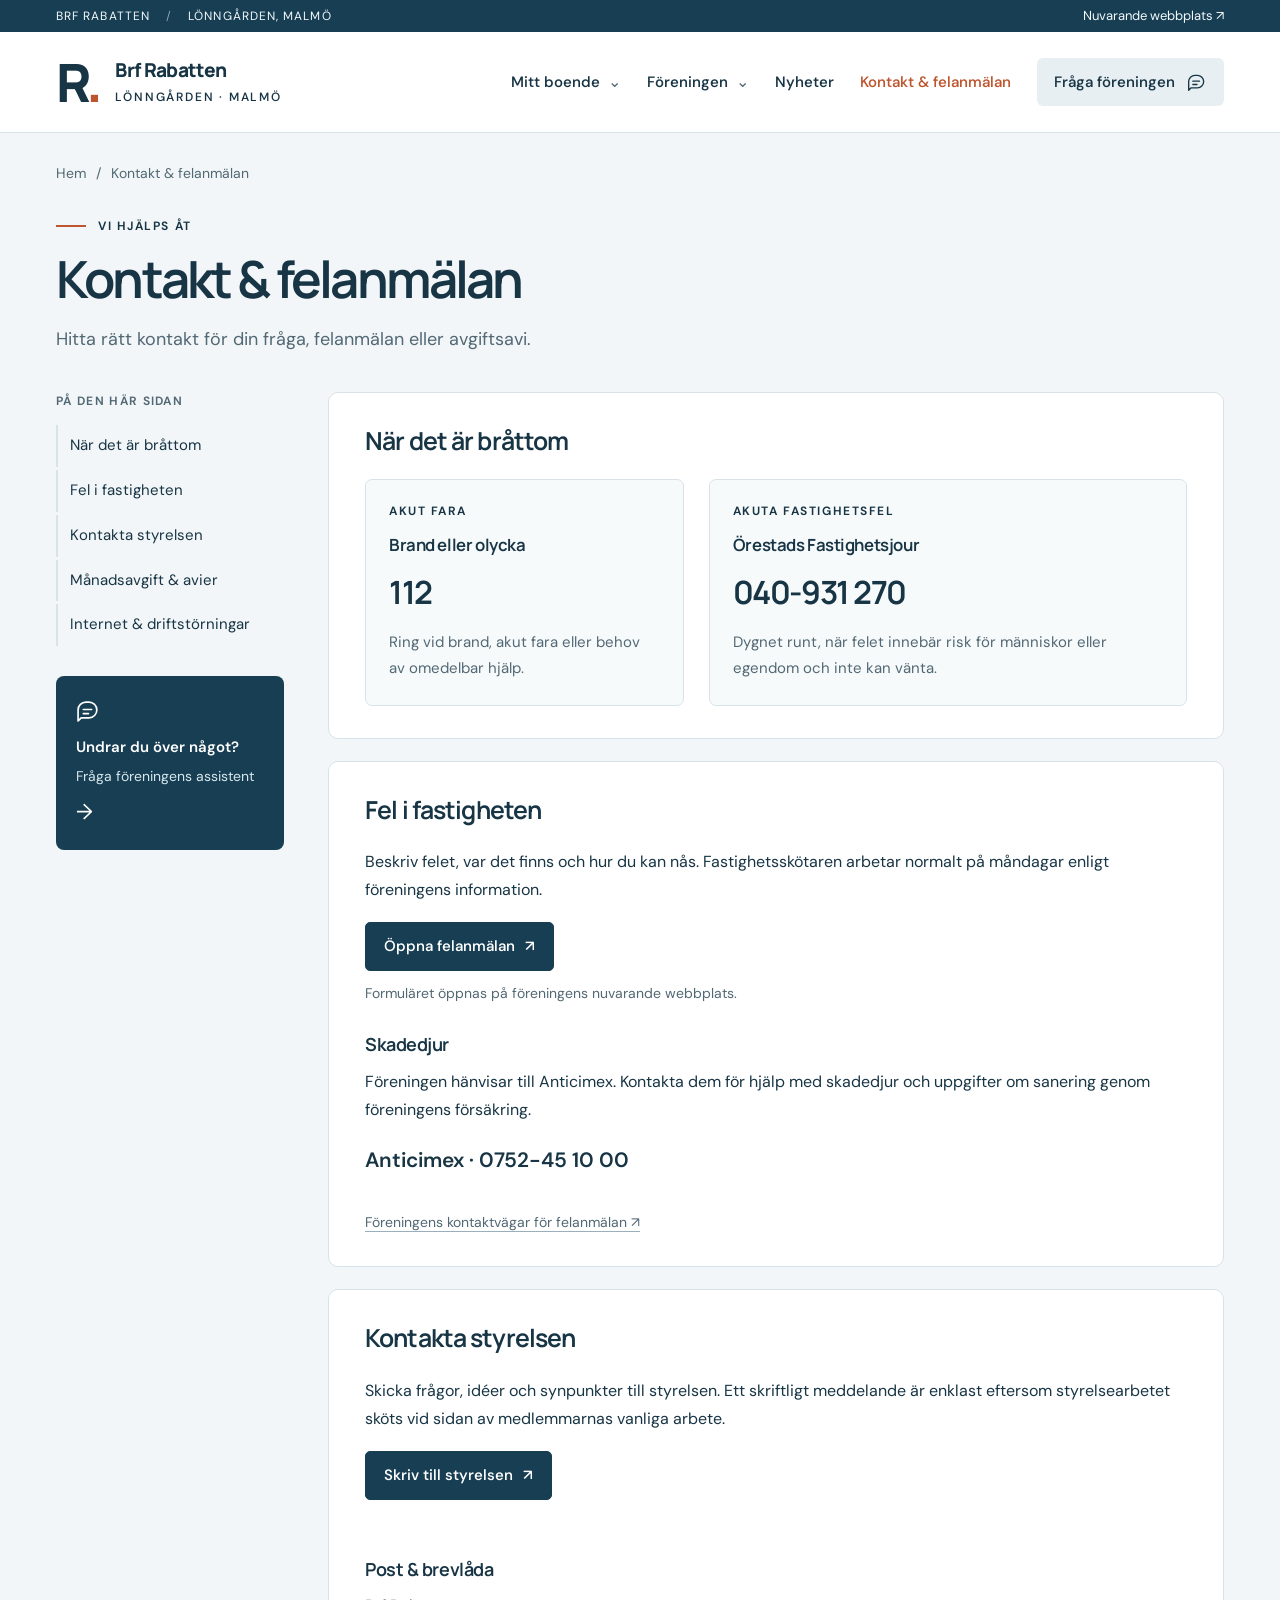
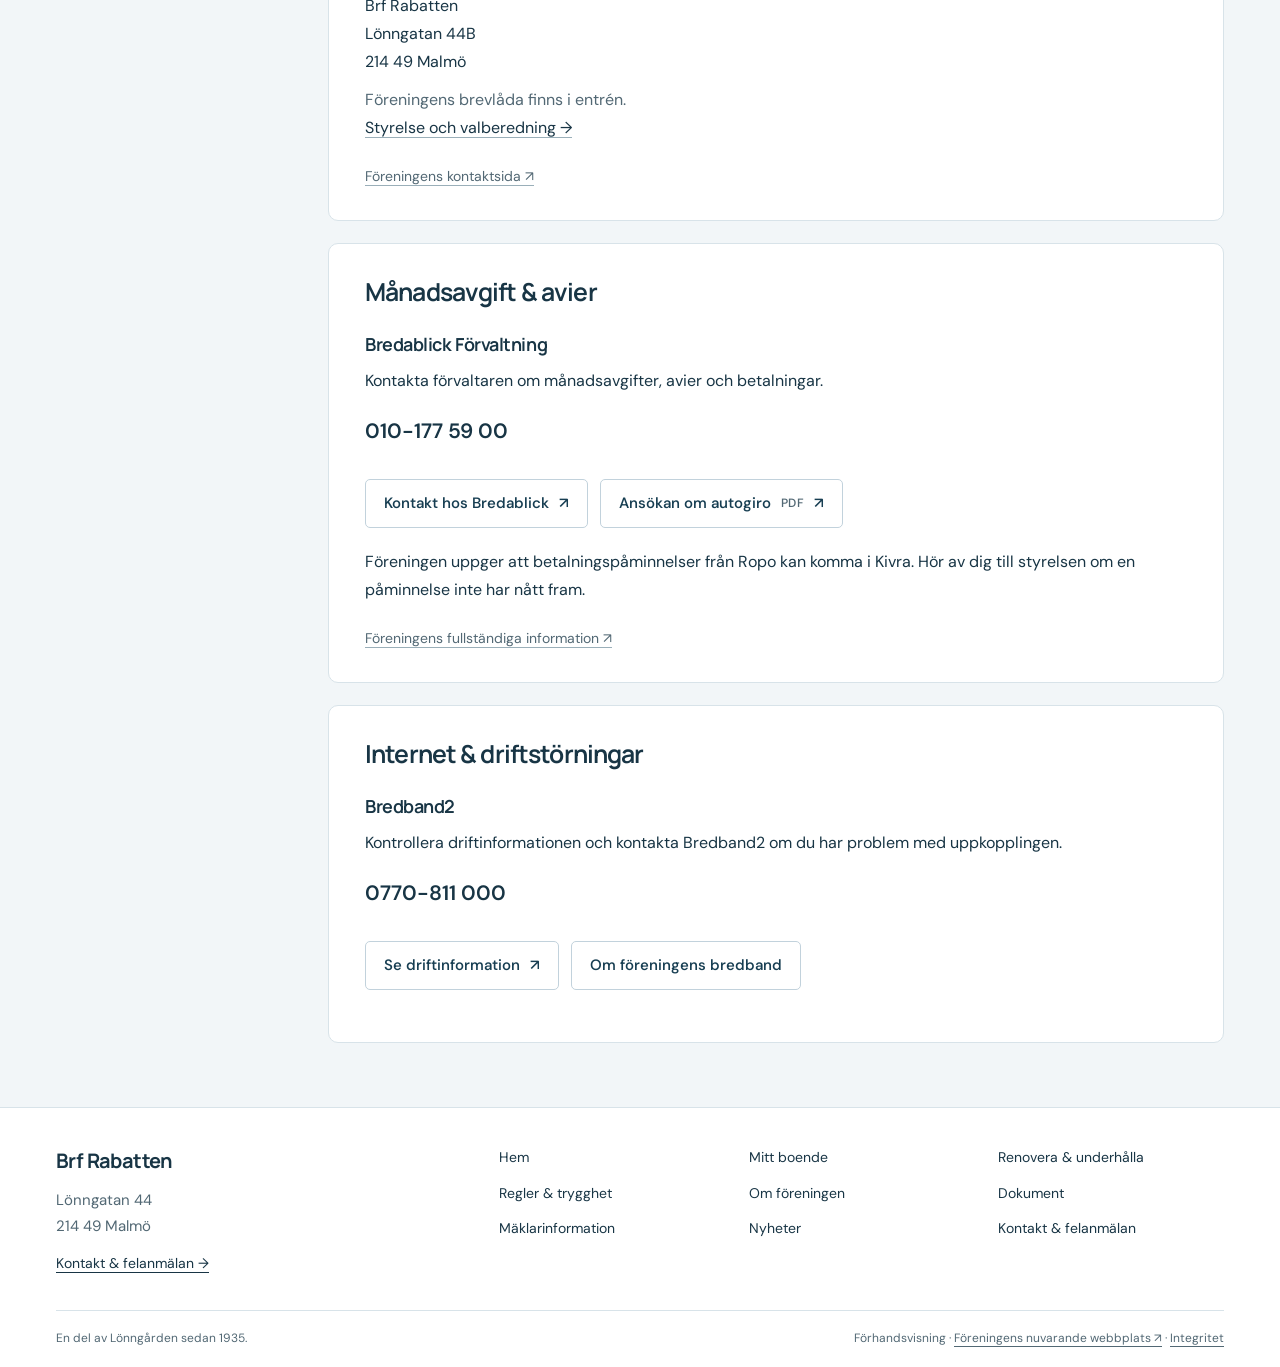
<file: demo/brfrabatten/kontakt.html>
<!doctype html>
<html lang="sv"><head><meta charset="utf-8"><meta name="viewport" content="width=device-width, initial-scale=1"><meta name="robots" content="noindex, nofollow"><meta name="theme-color" content="#173e52"><title>Kontakt &amp; felanmälan · Brf Rabatten</title><meta name="description" content="Hitta rätt kontakt för din fråga, felanmälan eller avgiftsavi."><link rel="icon" type="image/svg+xml" href="data:image/svg+xml,%3Csvg%20xmlns%3D%22http%3A%2F%2Fwww.w3.org%2F2000%2Fsvg%22%20viewBox%3D%220%200%2064%2064%22%3E%3Crect%20width%3D%2264%22%20height%3D%2264%22%20rx%3D%2214%22%20fill%3D%22%23173e52%22%2F%3E%3Ctext%20x%3D%2214%22%20y%3D%2246%22%20font-family%3D%22Arial%2Csans-serif%22%20font-size%3D%2244%22%20font-weight%3D%22700%22%20fill%3D%22white%22%3ER%3C%2Ftext%3E%3Ccircle%20cx%3D%2251%22%20cy%3D%2247%22%20r%3D%224%22%20fill%3D%22%23bd552e%22%2F%3E%3C%2Fsvg%3E"><link rel="stylesheet" href="styles.css"><link rel="stylesheet" href="pages.css"><script src="app.js" defer></script></head>
<body data-page="kontakt"><a class="skip-link" href="#main">Hoppa till innehåll</a>
  <div class="preview-bar"><div class="page-width preview-inner"><span>BRF RABATTEN <span class="preview-separator">/</span> LÖNNGÅRDEN, MALMÖ</span><a href="https://www.brfrabatten.se/" target="_blank" rel="noopener noreferrer">Nuvarande webbplats <span aria-hidden="true">↗</span></a></div></div>
  <header class="site-header"><div class="page-width header-inner">
    <a class="brand" href="index.html" aria-label="Brf Rabatten, startsida"><span class="brand-monogram" aria-hidden="true">R<span>.</span></span><span class="brand-name">Brf Rabatten<span>LÖNNGÅRDEN · MALMÖ</span></span></a>
    <button class="menu-toggle" type="button" aria-controls="primary-nav" aria-expanded="false">Meny <span aria-hidden="true">☰</span></button>
    <nav class="primary-nav" id="primary-nav" aria-label="Huvudmeny">
      <details class="nav-group"><summary>Mitt boende<span aria-hidden="true">⌄</span></summary><div class="nav-dropdown"><a href="mitt-boende.html">Mitt boende</a><a href="renovera.html">Renovera & underhålla</a><a href="regler-trygghet.html">Regler & trygghet</a></div></details><details class="nav-group"><summary>Föreningen<span aria-hidden="true">⌄</span></summary><div class="nav-dropdown"><a href="foreningen.html">Om föreningen</a><a href="dokument.html">Dokument</a><a href="maklarinformation.html">Mäklarinformation</a></div></details>
      <a href="nyheter.html">Nyheter</a><a href="kontakt.html" aria-current="page">Kontakt & felanmälan</a>
      <a class="nav-chat" href="index.html#assistent">Fråga föreningen <svg viewBox="0 0 24 24" fill="none" aria-hidden="true"><path d="M20 11.5a7.5 7.5 0 0 1-7.5 7.5H5l-3 3V11.5A7.5 7.5 0 0 1 9.5 4h3a7.5 7.5 0 0 1 7.5 7.5Z" stroke="currentColor" stroke-width="1.6" stroke-linejoin="round"/><path d="M7 11h8m-8 4h5" stroke="currentColor" stroke-width="1.6" stroke-linecap="round"/></svg></a>
    </nav>
  </div></header><main id="main"><div class="page-width page-intro"><nav class="breadcrumbs" aria-label="Brödsmulor"><a href="index.html">Hem</a><span aria-hidden="true">/</span><span aria-current="page">Kontakt & felanmälan</span></nav><p class="eyebrow"><span class="eyebrow-line" aria-hidden="true"></span>VI HJÄLPS ÅT</p><h1>Kontakt & felanmälan</h1><p class="page-description">Hitta rätt kontakt för din fråga, felanmälan eller avgiftsavi.</p></div><div class="page-width content-layout"><aside class="page-sidebar"><nav class="section-nav" aria-label="På den här sidan"><p>På den här sidan</p><a href="#akut">När det är bråttom</a><a href="#felanmalan">Fel i fastigheten</a><a href="#styrelsen">Kontakta styrelsen</a><a href="#avier">Månadsavgift & avier</a><a href="#internet">Internet & driftstörningar</a></nav><a class="sidebar-chat" href="index.html#assistent"><svg viewBox="0 0 24 24" fill="none" aria-hidden="true"><path d="M20 11.5a7.5 7.5 0 0 1-7.5 7.5H5l-3 3V11.5A7.5 7.5 0 0 1 9.5 4h3a7.5 7.5 0 0 1 7.5 7.5Z" stroke="currentColor" stroke-width="1.6" stroke-linejoin="round"/><path d="M7 11h8m-8 4h5" stroke="currentColor" stroke-width="1.6" stroke-linecap="round"/></svg><strong>Undrar du över något?</strong><span>Fråga föreningens assistent</span><span aria-hidden="true">→</span></a></aside><div class="page-content"><section class="content-section" id="akut" aria-labelledby="heading-akut"><h2 id="heading-akut">När det är bråttom</h2><div class="prose">
      <div class="urgent-grid"><div><p class="eyebrow">AKUT FARA</p><h3>Brand eller olycka</h3><a class="phone-number" href="tel:112">112</a><p>Ring vid brand, akut fara eller behov av omedelbar hjälp.</p></div><div><p class="eyebrow">AKUTA FASTIGHETSFEL</p><h3>Örestads Fastighetsjour</h3><a class="phone-number" href="tel:+4640931270">040-931 270</a><p>Dygnet runt, när felet innebär risk för människor eller egendom och inte kan vänta.</p></div></div></div></section><section class="content-section" id="felanmalan" aria-labelledby="heading-felanmalan"><h2 id="heading-felanmalan">Fel i fastigheten</h2><div class="prose">
      <p>Beskriv felet, var det finns och hur du kan nås. Fastighetsskötaren arbetar normalt på måndagar enligt föreningens information.</p>
      <a class="button" href="https://www.brfrabatten.se/index.php/sidor/formularfelanmalan" target="_blank" rel="noopener noreferrer">Öppna felanmälan <span aria-hidden="true">↗</span></a>
      <p class="small-note">Formuläret öppnas på föreningens nuvarande webbplats.</p>
      <h3>Skadedjur</h3><p>Föreningen hänvisar till Anticimex. Kontakta dem för hjälp med skadedjur och uppgifter om sanering genom föreningens försäkring.</p><a class="contact-link" href="tel:+46752451000">Anticimex · 0752-45 10 00</a>
      <p class="source-link"><a href="https://www.brfrabatten.se/kontakt/felanmalan" target="_blank" rel="noopener noreferrer">Föreningens kontaktvägar för felanmälan <span aria-hidden="true">↗</span></a></p></div></section><section class="content-section" id="styrelsen" aria-labelledby="heading-styrelsen"><h2 id="heading-styrelsen">Kontakta styrelsen</h2><div class="prose">
      <p>Skicka frågor, idéer och synpunkter till styrelsen. Ett skriftligt meddelande är enklast eftersom styrelsearbetet sköts vid sidan av medlemmarnas vanliga arbete.</p>
      <a class="button" href="https://www.brfrabatten.se/index.php/sidor/skickameddelande" target="_blank" rel="noopener noreferrer">Skriv till styrelsen <span aria-hidden="true">↗</span></a>
      <div class="address-block"><h3>Post & brevlåda</h3><address>Brf Rabatten<br>Lönngatan 44B<br>214 49 Malmö</address><p>Föreningens brevlåda finns i entrén.</p></div>
      <a href="foreningen.html#styrelse">Styrelse och valberedning →</a> <p class="source-link"><a href="https://www.brfrabatten.se/kontakt/styrelsen" target="_blank" rel="noopener noreferrer">Föreningens kontaktsida <span aria-hidden="true">↗</span></a></p></div></section><section class="content-section" id="avier" aria-labelledby="heading-avier"><h2 id="heading-avier">Månadsavgift & avier</h2><div class="prose">
      <h3>Bredablick Förvaltning</h3><p>Kontakta förvaltaren om månadsavgifter, avier och betalningar.</p><a class="contact-link" href="tel:+46101775900">010-177 59 00</a>
      <div class="button-row"><a class="button button-secondary" href="https://bredablickgruppen.se/kontakt/" target="_blank" rel="noopener noreferrer">Kontakt hos Bredablick <span aria-hidden="true">↗</span></a> <a class="button button-secondary" href="https://www.brfrabatten.se/dokument/Anso%CC%88kan-om-autogiro.pdf" target="_blank" rel="noopener noreferrer">Ansökan om autogiro <span class="button-meta">PDF</span> <span aria-hidden="true">↗</span></a></div>
      <p>Föreningen uppger att betalningspåminnelser från Ropo kan komma i Kivra. Hör av dig till styrelsen om en påminnelse inte har nått fram.</p><p class="source-link"><a href="https://www.brfrabatten.se/kontakt/manadsavgift" target="_blank" rel="noopener noreferrer">Föreningens fullständiga information <span aria-hidden="true">↗</span></a></p></div></section><section class="content-section" id="internet" aria-labelledby="heading-internet"><h2 id="heading-internet">Internet & driftstörningar</h2><div class="prose">
      <h3>Bredband2</h3><p>Kontrollera driftinformationen och kontakta Bredband2 om du har problem med uppkopplingen.</p><a class="contact-link" href="tel:+46770811000">0770-811 000</a>
      <div class="button-row"><a class="button button-secondary" href="https://www.bredband2.com/privat/kundtjanst/driftinformation/" target="_blank" rel="noopener noreferrer">Se driftinformation <span aria-hidden="true">↗</span></a> <a class="button button-secondary" href="mitt-boende.html#bredband-tv">Om föreningens bredband</a></div></div></section></div></div></main><footer class="site-footer"><div class="page-width footer-top"><div class="footer-brand"><strong>Brf Rabatten</strong><p>Lönngatan 44<br>214 49 Malmö</p><a href="kontakt.html">Kontakt & felanmälan →</a></div><nav class="footer-links" aria-label="Alla sidor"><a href="index.html">Hem</a><a href="mitt-boende.html">Mitt boende</a><a href="renovera.html">Renovera & underhålla</a><a href="regler-trygghet.html">Regler & trygghet</a><a href="foreningen.html">Om föreningen</a><a href="dokument.html">Dokument</a><a href="maklarinformation.html">Mäklarinformation</a><a href="nyheter.html">Nyheter</a><a href="kontakt.html">Kontakt & felanmälan</a></nav></div><div class="page-width footer-bottom"><span>En del av Lönngården sedan 1935.</span><span>Förhandsvisning · <a href="https://www.brfrabatten.se/" target="_blank" rel="noopener noreferrer">Föreningens nuvarande webbplats <span aria-hidden="true">↗</span></a> · <a href="integritet.html">Integritet</a></span></div></footer></body></html>
</file>
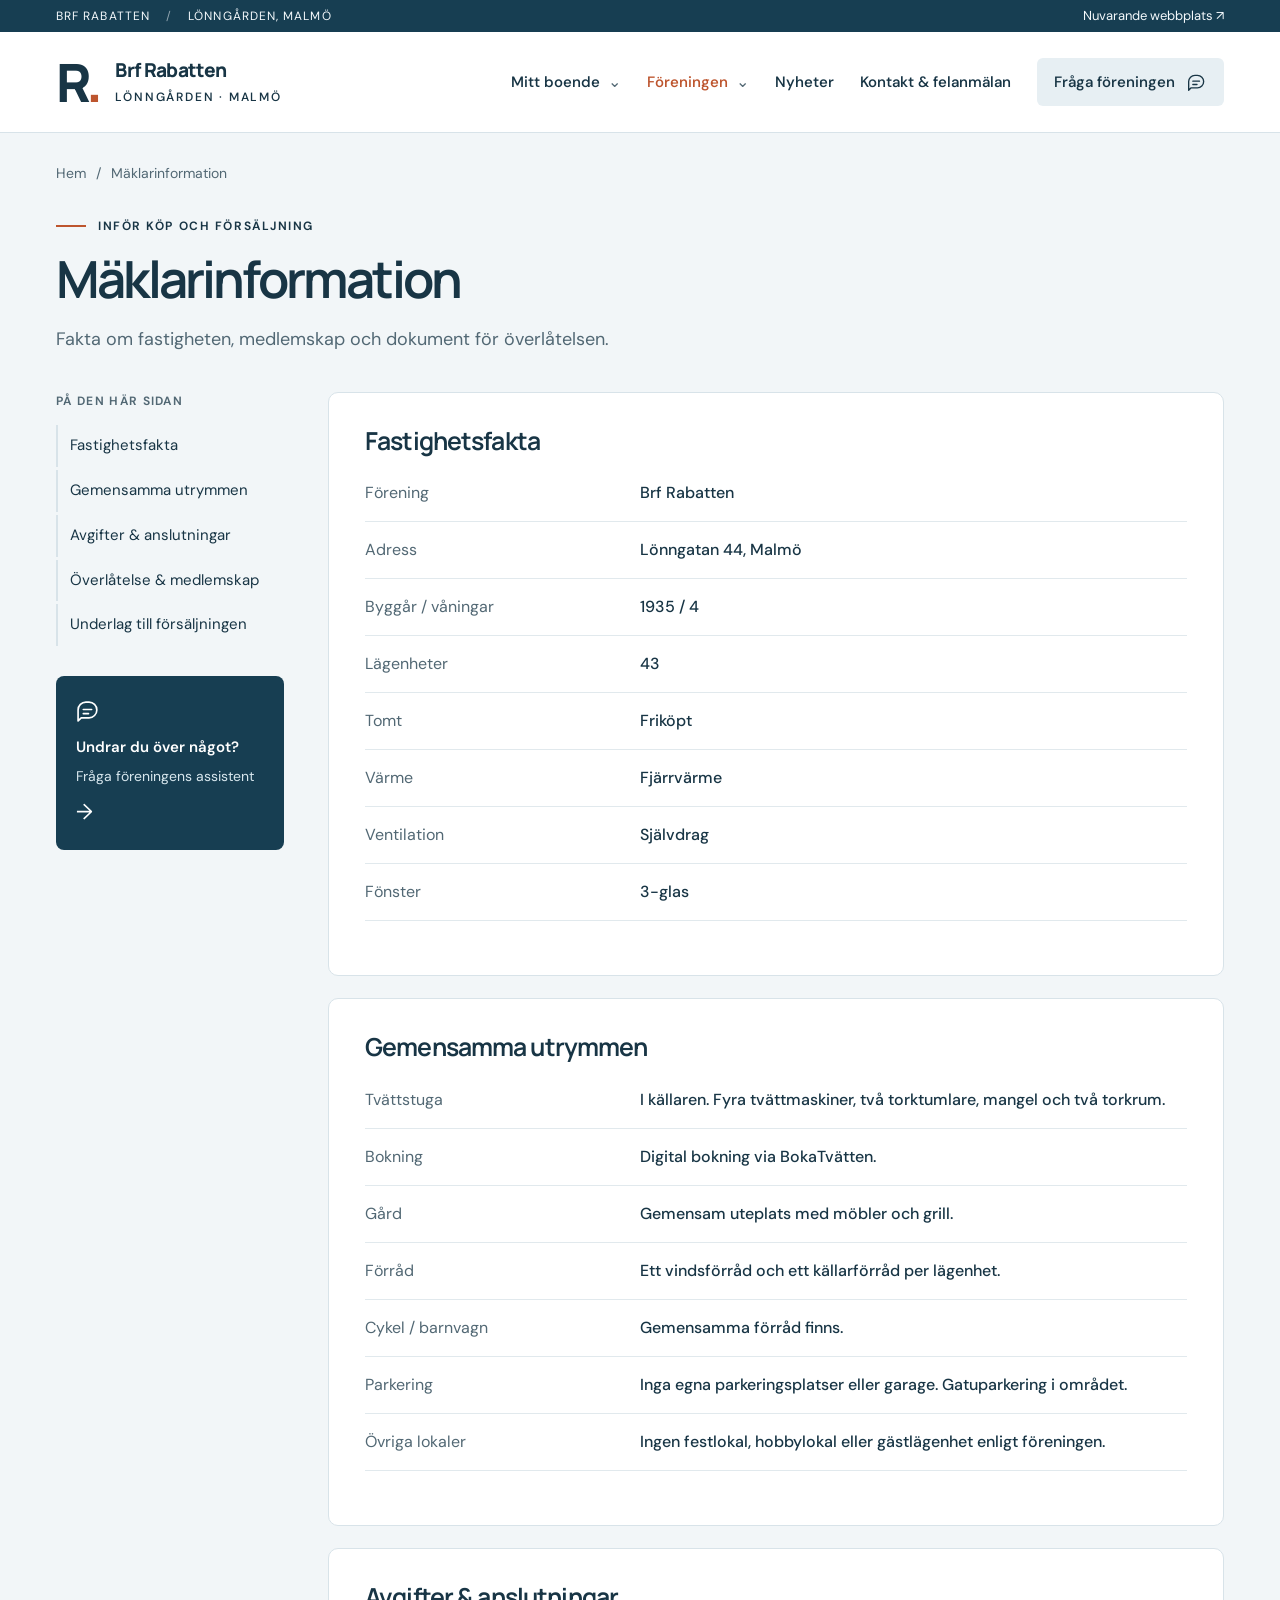
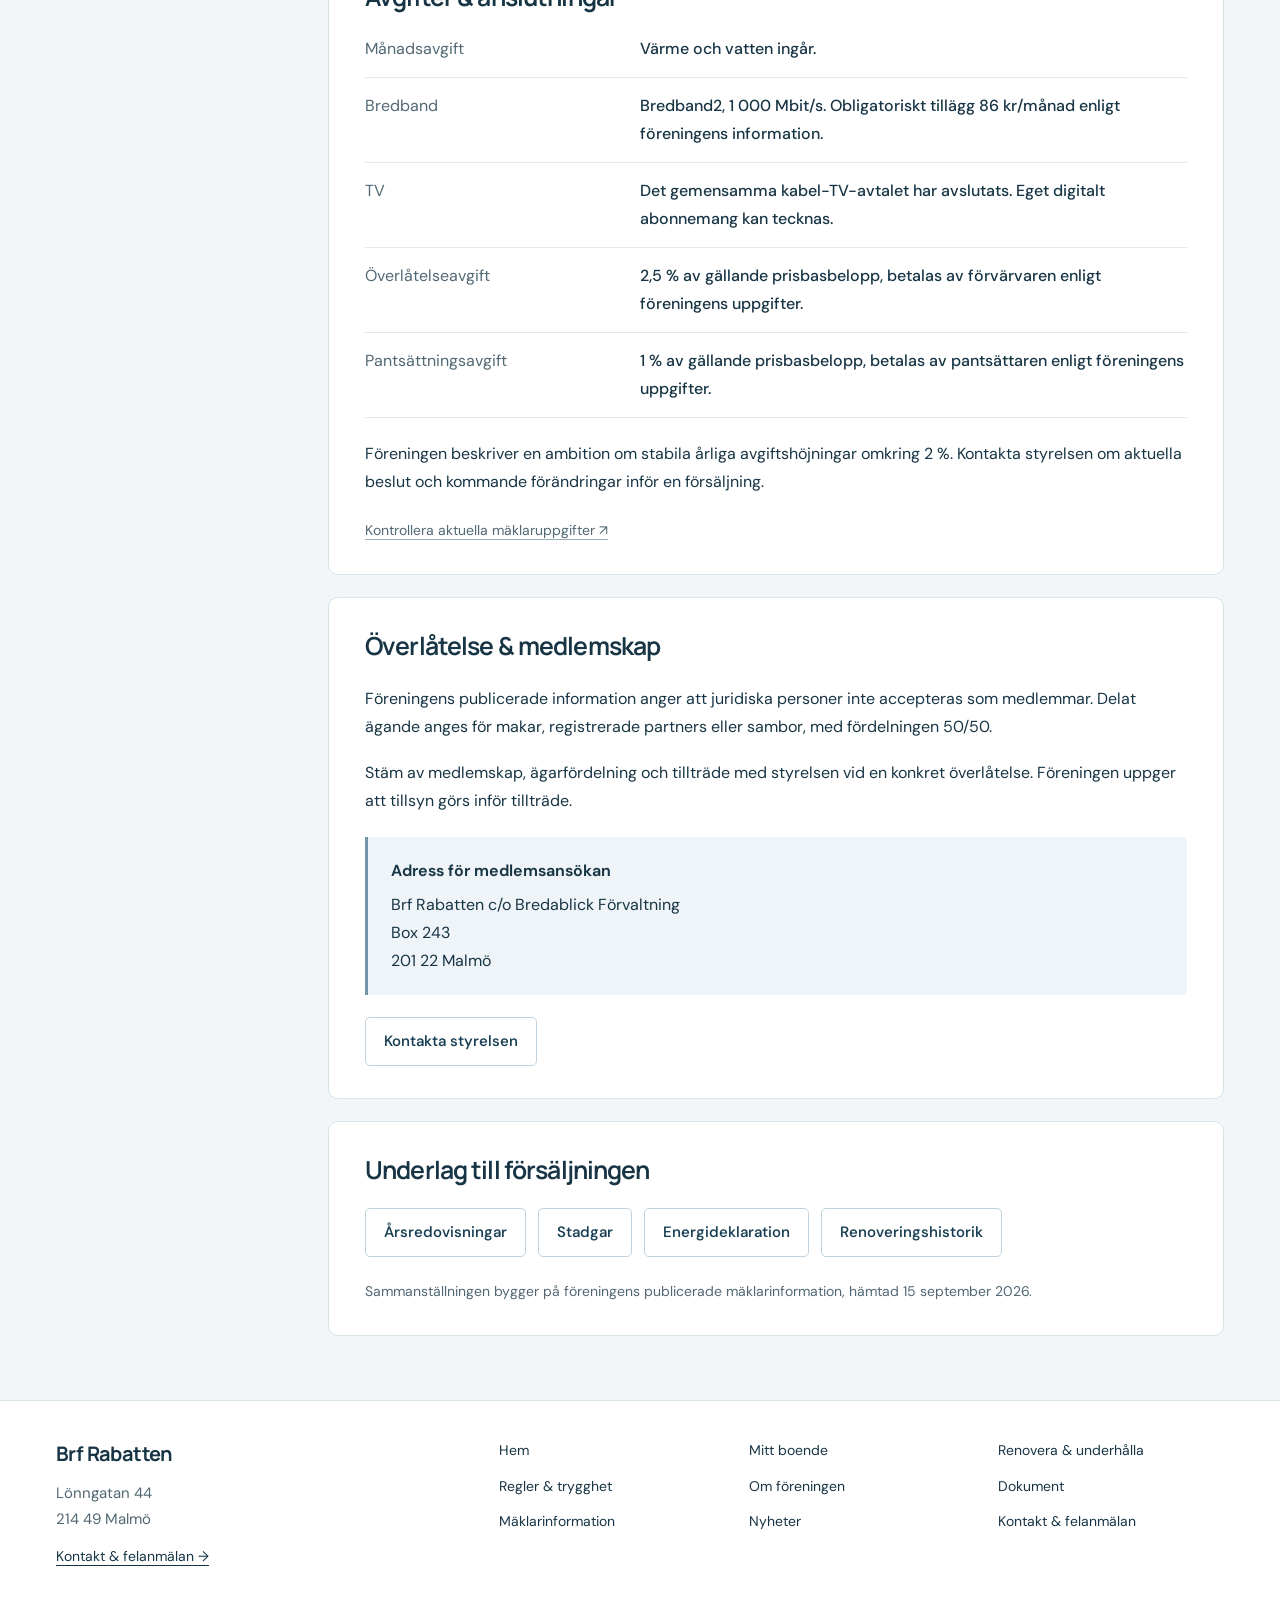
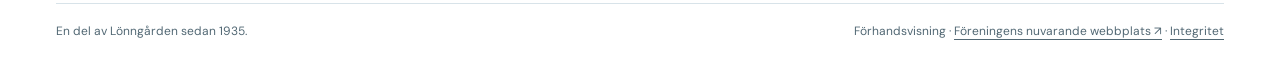
<file: demo/brfrabatten/maklarinformation.html>
<!doctype html>
<html lang="sv"><head><meta charset="utf-8"><meta name="viewport" content="width=device-width, initial-scale=1"><meta name="robots" content="noindex, nofollow"><meta name="theme-color" content="#173e52"><title>Mäklarinformation · Brf Rabatten</title><meta name="description" content="Fakta om fastigheten, medlemskap och dokument för överlåtelsen."><link rel="icon" type="image/svg+xml" href="data:image/svg+xml,%3Csvg%20xmlns%3D%22http%3A%2F%2Fwww.w3.org%2F2000%2Fsvg%22%20viewBox%3D%220%200%2064%2064%22%3E%3Crect%20width%3D%2264%22%20height%3D%2264%22%20rx%3D%2214%22%20fill%3D%22%23173e52%22%2F%3E%3Ctext%20x%3D%2214%22%20y%3D%2246%22%20font-family%3D%22Arial%2Csans-serif%22%20font-size%3D%2244%22%20font-weight%3D%22700%22%20fill%3D%22white%22%3ER%3C%2Ftext%3E%3Ccircle%20cx%3D%2251%22%20cy%3D%2247%22%20r%3D%224%22%20fill%3D%22%23bd552e%22%2F%3E%3C%2Fsvg%3E"><link rel="stylesheet" href="styles.css"><link rel="stylesheet" href="pages.css"><script src="app.js" defer></script></head>
<body data-page="maklarinformation"><a class="skip-link" href="#main">Hoppa till innehåll</a>
  <div class="preview-bar"><div class="page-width preview-inner"><span>BRF RABATTEN <span class="preview-separator">/</span> LÖNNGÅRDEN, MALMÖ</span><a href="https://www.brfrabatten.se/" target="_blank" rel="noopener noreferrer">Nuvarande webbplats <span aria-hidden="true">↗</span></a></div></div>
  <header class="site-header"><div class="page-width header-inner">
    <a class="brand" href="index.html" aria-label="Brf Rabatten, startsida"><span class="brand-monogram" aria-hidden="true">R<span>.</span></span><span class="brand-name">Brf Rabatten<span>LÖNNGÅRDEN · MALMÖ</span></span></a>
    <button class="menu-toggle" type="button" aria-controls="primary-nav" aria-expanded="false">Meny <span aria-hidden="true">☰</span></button>
    <nav class="primary-nav" id="primary-nav" aria-label="Huvudmeny">
      <details class="nav-group"><summary>Mitt boende<span aria-hidden="true">⌄</span></summary><div class="nav-dropdown"><a href="mitt-boende.html">Mitt boende</a><a href="renovera.html">Renovera & underhålla</a><a href="regler-trygghet.html">Regler & trygghet</a></div></details><details class="nav-group" data-current="true"><summary>Föreningen<span aria-hidden="true">⌄</span></summary><div class="nav-dropdown"><a href="foreningen.html">Om föreningen</a><a href="dokument.html">Dokument</a><a href="maklarinformation.html" aria-current="page">Mäklarinformation</a></div></details>
      <a href="nyheter.html">Nyheter</a><a href="kontakt.html">Kontakt & felanmälan</a>
      <a class="nav-chat" href="index.html#assistent">Fråga föreningen <svg viewBox="0 0 24 24" fill="none" aria-hidden="true"><path d="M20 11.5a7.5 7.5 0 0 1-7.5 7.5H5l-3 3V11.5A7.5 7.5 0 0 1 9.5 4h3a7.5 7.5 0 0 1 7.5 7.5Z" stroke="currentColor" stroke-width="1.6" stroke-linejoin="round"/><path d="M7 11h8m-8 4h5" stroke="currentColor" stroke-width="1.6" stroke-linecap="round"/></svg></a>
    </nav>
  </div></header><main id="main"><div class="page-width page-intro"><nav class="breadcrumbs" aria-label="Brödsmulor"><a href="index.html">Hem</a><span aria-hidden="true">/</span><span aria-current="page">Mäklarinformation</span></nav><p class="eyebrow"><span class="eyebrow-line" aria-hidden="true"></span>INFÖR KÖP OCH FÖRSÄLJNING</p><h1>Mäklarinformation</h1><p class="page-description">Fakta om fastigheten, medlemskap och dokument för överlåtelsen.</p></div><div class="page-width content-layout"><aside class="page-sidebar"><nav class="section-nav" aria-label="På den här sidan"><p>På den här sidan</p><a href="#fastighetsfakta">Fastighetsfakta</a><a href="#faciliteter">Gemensamma utrymmen</a><a href="#avgifter">Avgifter & anslutningar</a><a href="#medlemskap">Överlåtelse & medlemskap</a><a href="#underlag">Underlag till försäljningen</a></nav><a class="sidebar-chat" href="index.html#assistent"><svg viewBox="0 0 24 24" fill="none" aria-hidden="true"><path d="M20 11.5a7.5 7.5 0 0 1-7.5 7.5H5l-3 3V11.5A7.5 7.5 0 0 1 9.5 4h3a7.5 7.5 0 0 1 7.5 7.5Z" stroke="currentColor" stroke-width="1.6" stroke-linejoin="round"/><path d="M7 11h8m-8 4h5" stroke="currentColor" stroke-width="1.6" stroke-linecap="round"/></svg><strong>Undrar du över något?</strong><span>Fråga föreningens assistent</span><span aria-hidden="true">→</span></a></aside><div class="page-content"><section class="content-section" id="fastighetsfakta" aria-labelledby="heading-fastighetsfakta"><h2 id="heading-fastighetsfakta">Fastighetsfakta</h2><div class="prose"><dl class="fact-list"><div><dt>Förening</dt><dd>Brf Rabatten</dd></div><div><dt>Adress</dt><dd>Lönngatan 44, Malmö</dd></div><div><dt>Byggår / våningar</dt><dd>1935 / 4</dd></div><div><dt>Lägenheter</dt><dd>43</dd></div><div><dt>Tomt</dt><dd>Friköpt</dd></div><div><dt>Värme</dt><dd>Fjärrvärme</dd></div><div><dt>Ventilation</dt><dd>Självdrag</dd></div><div><dt>Fönster</dt><dd>3-glas</dd></div></dl></div></section><section class="content-section" id="faciliteter" aria-labelledby="heading-faciliteter"><h2 id="heading-faciliteter">Gemensamma utrymmen</h2><div class="prose"><dl class="fact-list"><div><dt>Tvättstuga</dt><dd>I källaren. Fyra tvättmaskiner, två torktumlare, mangel och två torkrum.</dd></div><div><dt>Bokning</dt><dd>Digital bokning via BokaTvätten.</dd></div><div><dt>Gård</dt><dd>Gemensam uteplats med möbler och grill.</dd></div><div><dt>Förråd</dt><dd>Ett vindsförråd och ett källarförråd per lägenhet.</dd></div><div><dt>Cykel / barnvagn</dt><dd>Gemensamma förråd finns.</dd></div><div><dt>Parkering</dt><dd>Inga egna parkeringsplatser eller garage. Gatuparkering i området.</dd></div><div><dt>Övriga lokaler</dt><dd>Ingen festlokal, hobbylokal eller gästlägenhet enligt föreningen.</dd></div></dl></div></section><section class="content-section" id="avgifter" aria-labelledby="heading-avgifter"><h2 id="heading-avgifter">Avgifter & anslutningar</h2><div class="prose">
      <dl class="fact-list"><div><dt>Månadsavgift</dt><dd>Värme och vatten ingår.</dd></div><div><dt>Bredband</dt><dd>Bredband2, 1 000 Mbit/s. Obligatoriskt tillägg 86 kr/månad enligt föreningens information.</dd></div><div><dt>TV</dt><dd>Det gemensamma kabel-TV-avtalet har avslutats. Eget digitalt abonnemang kan tecknas.</dd></div><div><dt>Överlåtelseavgift</dt><dd>2,5 % av gällande prisbasbelopp, betalas av förvärvaren enligt föreningens uppgifter.</dd></div><div><dt>Pantsättningsavgift</dt><dd>1 % av gällande prisbasbelopp, betalas av pantsättaren enligt föreningens uppgifter.</dd></div></dl>
      <p>Föreningen beskriver en ambition om stabila årliga avgiftshöjningar omkring 2 %. Kontakta styrelsen om aktuella beslut och kommande förändringar inför en försäljning.</p><p class="source-link"><a href="https://www.brfrabatten.se/fastigheten/fakta" target="_blank" rel="noopener noreferrer">Kontrollera aktuella mäklaruppgifter <span aria-hidden="true">↗</span></a></p></div></section><section class="content-section" id="medlemskap" aria-labelledby="heading-medlemskap"><h2 id="heading-medlemskap">Överlåtelse & medlemskap</h2><div class="prose">
      <p>Föreningens publicerade information anger att juridiska personer inte accepteras som medlemmar. Delat ägande anges för makar, registrerade partners eller sambor, med fördelningen 50/50.</p><p>Stäm av medlemskap, ägarfördelning och tillträde med styrelsen vid en konkret överlåtelse. Föreningen uppger att tillsyn görs inför tillträde.</p>
      <aside class="info-note"><strong>Adress för medlemsansökan</strong><p>Brf Rabatten c/o Bredablick Förvaltning<br>Box 243<br>201 22 Malmö</p></aside>
      <a class="button button-secondary" href="kontakt.html#styrelsen">Kontakta styrelsen</a></div></section><section class="content-section" id="underlag" aria-labelledby="heading-underlag"><h2 id="heading-underlag">Underlag till försäljningen</h2><div class="prose"><div class="button-row"><a class="button button-secondary" href="dokument.html#arsredovisningar">Årsredovisningar</a> <a class="button button-secondary" href="dokument.html#stadgar">Stadgar</a> <a class="button button-secondary" href="dokument.html#fastighet">Energideklaration</a> <a class="button button-secondary" href="foreningen.html#underhall">Renoveringshistorik</a></div><p class="source-link">Sammanställningen bygger på föreningens publicerade mäklarinformation, hämtad 15 september 2026.</p></div></section></div></div></main><footer class="site-footer"><div class="page-width footer-top"><div class="footer-brand"><strong>Brf Rabatten</strong><p>Lönngatan 44<br>214 49 Malmö</p><a href="kontakt.html">Kontakt & felanmälan →</a></div><nav class="footer-links" aria-label="Alla sidor"><a href="index.html">Hem</a><a href="mitt-boende.html">Mitt boende</a><a href="renovera.html">Renovera & underhålla</a><a href="regler-trygghet.html">Regler & trygghet</a><a href="foreningen.html">Om föreningen</a><a href="dokument.html">Dokument</a><a href="maklarinformation.html">Mäklarinformation</a><a href="nyheter.html">Nyheter</a><a href="kontakt.html">Kontakt & felanmälan</a></nav></div><div class="page-width footer-bottom"><span>En del av Lönngården sedan 1935.</span><span>Förhandsvisning · <a href="https://www.brfrabatten.se/" target="_blank" rel="noopener noreferrer">Föreningens nuvarande webbplats <span aria-hidden="true">↗</span></a> · <a href="integritet.html">Integritet</a></span></div></footer></body></html>
</file>
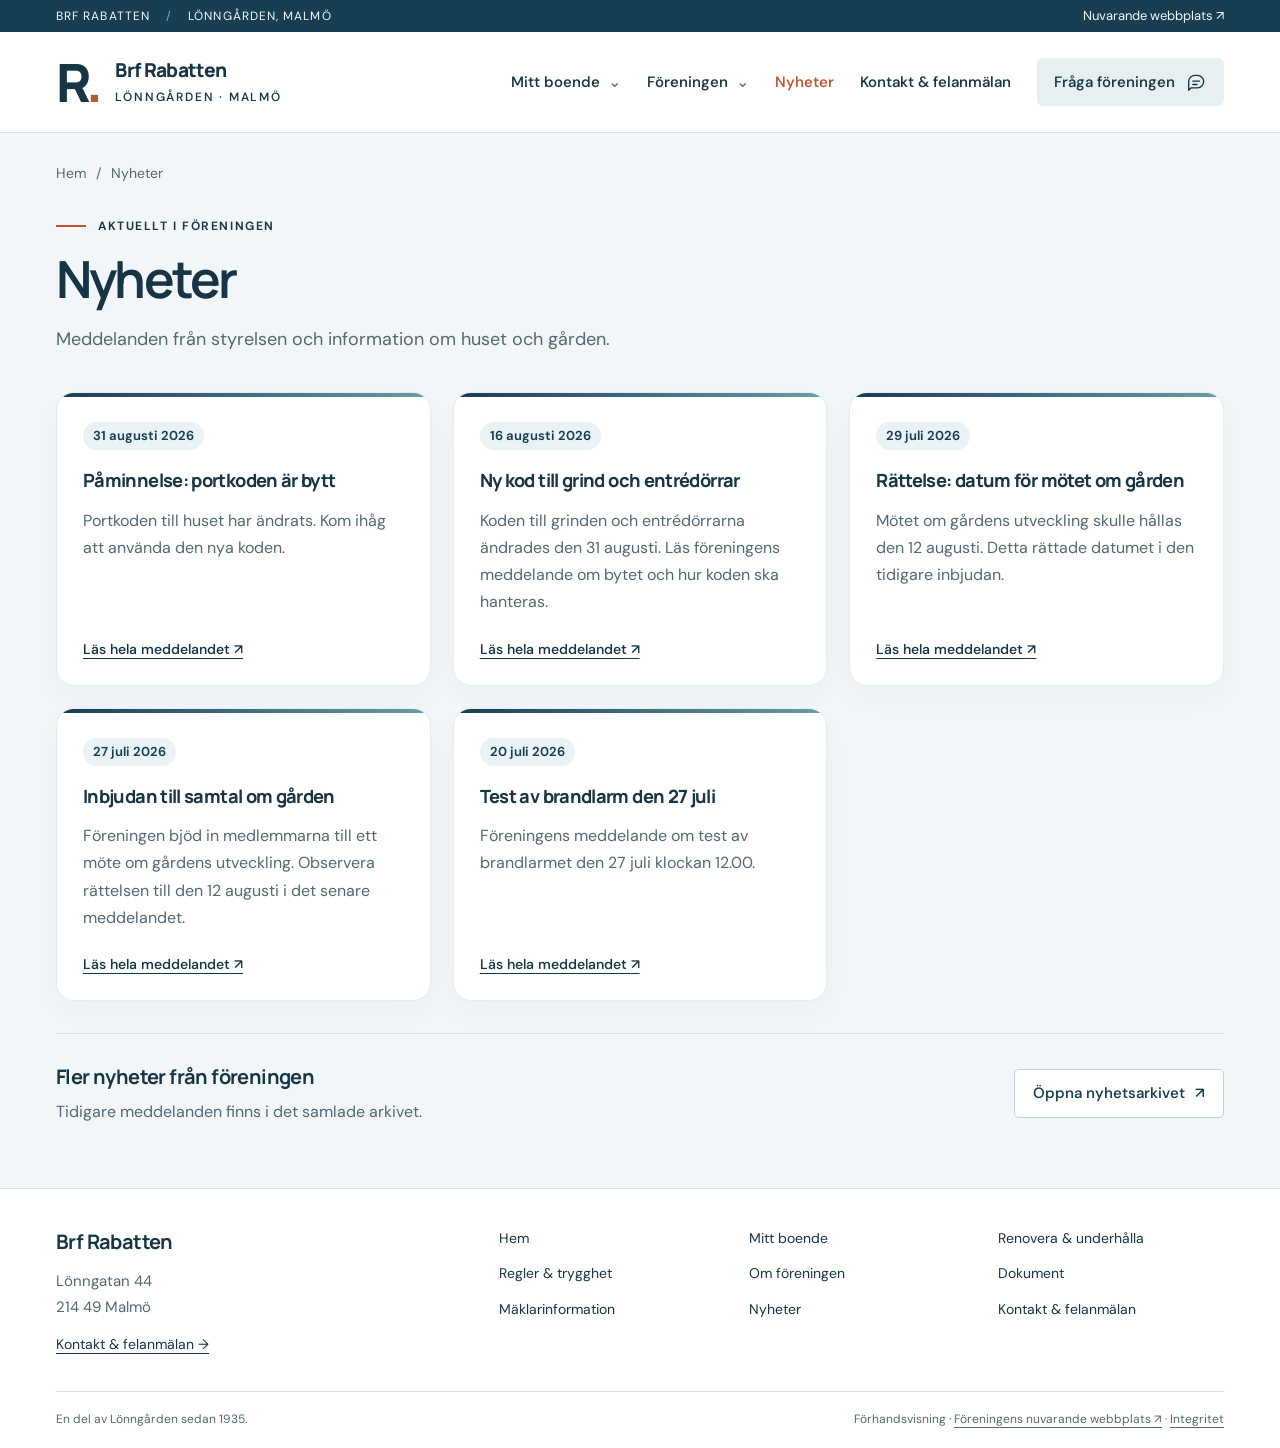
<file: demo/brfrabatten/nyheter.html>
<!doctype html>
<html lang="sv"><head><meta charset="utf-8"><meta name="viewport" content="width=device-width, initial-scale=1"><meta name="robots" content="noindex, nofollow"><meta name="theme-color" content="#173e52"><title>Nyheter · Brf Rabatten</title><meta name="description" content="Meddelanden från styrelsen och information om huset och gården."><link rel="icon" type="image/svg+xml" href="data:image/svg+xml,%3Csvg%20xmlns%3D%22http%3A%2F%2Fwww.w3.org%2F2000%2Fsvg%22%20viewBox%3D%220%200%2064%2064%22%3E%3Crect%20width%3D%2264%22%20height%3D%2264%22%20rx%3D%2214%22%20fill%3D%22%23173e52%22%2F%3E%3Ctext%20x%3D%2214%22%20y%3D%2246%22%20font-family%3D%22Arial%2Csans-serif%22%20font-size%3D%2244%22%20font-weight%3D%22700%22%20fill%3D%22white%22%3ER%3C%2Ftext%3E%3Ccircle%20cx%3D%2251%22%20cy%3D%2247%22%20r%3D%224%22%20fill%3D%22%23bd552e%22%2F%3E%3C%2Fsvg%3E"><link rel="stylesheet" href="styles.css"><link rel="stylesheet" href="pages.css"><script src="app.js" defer></script></head>
<body data-page="nyheter"><a class="skip-link" href="#main">Hoppa till innehåll</a>
  <div class="preview-bar"><div class="page-width preview-inner"><span>BRF RABATTEN <span class="preview-separator">/</span> LÖNNGÅRDEN, MALMÖ</span><a href="https://www.brfrabatten.se/" target="_blank" rel="noopener noreferrer">Nuvarande webbplats <span aria-hidden="true">↗</span></a></div></div>
  <header class="site-header"><div class="page-width header-inner">
    <a class="brand" href="index.html" aria-label="Brf Rabatten, startsida"><span class="brand-monogram" aria-hidden="true">R<span>.</span></span><span class="brand-name">Brf Rabatten<span>LÖNNGÅRDEN · MALMÖ</span></span></a>
    <button class="menu-toggle" type="button" aria-controls="primary-nav" aria-expanded="false">Meny <span aria-hidden="true">☰</span></button>
    <nav class="primary-nav" id="primary-nav" aria-label="Huvudmeny">
      <details class="nav-group"><summary>Mitt boende<span aria-hidden="true">⌄</span></summary><div class="nav-dropdown"><a href="mitt-boende.html">Mitt boende</a><a href="renovera.html">Renovera & underhålla</a><a href="regler-trygghet.html">Regler & trygghet</a></div></details><details class="nav-group"><summary>Föreningen<span aria-hidden="true">⌄</span></summary><div class="nav-dropdown"><a href="foreningen.html">Om föreningen</a><a href="dokument.html">Dokument</a><a href="maklarinformation.html">Mäklarinformation</a></div></details>
      <a href="nyheter.html" aria-current="page">Nyheter</a><a href="kontakt.html">Kontakt & felanmälan</a>
      <a class="nav-chat" href="index.html#assistent">Fråga föreningen <svg viewBox="0 0 24 24" fill="none" aria-hidden="true"><path d="M20 11.5a7.5 7.5 0 0 1-7.5 7.5H5l-3 3V11.5A7.5 7.5 0 0 1 9.5 4h3a7.5 7.5 0 0 1 7.5 7.5Z" stroke="currentColor" stroke-width="1.6" stroke-linejoin="round"/><path d="M7 11h8m-8 4h5" stroke="currentColor" stroke-width="1.6" stroke-linecap="round"/></svg></a>
    </nav>
  </div></header><main id="main"><div class="page-width page-intro"><nav class="breadcrumbs" aria-label="Brödsmulor"><a href="index.html">Hem</a><span aria-hidden="true">/</span><span aria-current="page">Nyheter</span></nav><p class="eyebrow"><span class="eyebrow-line" aria-hidden="true"></span>AKTUELLT I FÖRENINGEN</p><h1>Nyheter</h1><p class="page-description">Meddelanden från styrelsen och information om huset och gården.</p></div><div class="page-width news-page"><div class="news-preview-grid"><article class="news-preview" id="portkod"><time datetime="2026-08-31">31 augusti 2026</time><h2>Påminnelse: portkoden är bytt</h2><p>Portkoden till huset har ändrats. Kom ihåg att använda den nya koden.</p><a class="news-read" href="https://www.brfrabatten.se/news-events/648-paminnelse-nu-ar-var-portkod-bytt" target="_blank" rel="noopener noreferrer">Läs hela meddelandet <span aria-hidden="true">↗</span></a></article><article class="news-preview" id="grind"><time datetime="2026-08-16">16 augusti 2026</time><h2>Ny kod till grind och entrédörrar</h2><p>Koden till grinden och entrédörrarna ändrades den 31 augusti. Läs föreningens meddelande om bytet och hur koden ska hanteras.</p><a class="news-read" href="https://www.brfrabatten.se/news-events/647-ny-grind-och-portkod" target="_blank" rel="noopener noreferrer">Läs hela meddelandet <span aria-hidden="true">↗</span></a></article><article class="news-preview" id="motesdatum"><time datetime="2026-07-29">29 juli 2026</time><h2>Rättelse: datum för mötet om gården</h2><p>Mötet om gårdens utveckling skulle hållas den 12 augusti. Detta rättade datumet i den tidigare inbjudan.</p><a class="news-read" href="https://www.brfrabatten.se/news-events/646-rattelse-datum-medlemsmote-angaende-garden" target="_blank" rel="noopener noreferrer">Läs hela meddelandet <span aria-hidden="true">↗</span></a></article><article class="news-preview" id="garden"><time datetime="2026-07-27">27 juli 2026</time><h2>Inbjudan till samtal om gården</h2><p>Föreningen bjöd in medlemmarna till ett möte om gårdens utveckling. Observera rättelsen till den 12 augusti i det senare meddelandet.</p><a class="news-read" href="https://www.brfrabatten.se/news-events/645-inbjudan-till-medlemsmote-angaende-utveckling-av-garden" target="_blank" rel="noopener noreferrer">Läs hela meddelandet <span aria-hidden="true">↗</span></a></article><article class="news-preview" id="brandlarm"><time datetime="2026-07-20">20 juli 2026</time><h2>Test av brandlarm den 27 juli</h2><p>Föreningens meddelande om test av brandlarmet den 27 juli klockan 12.00.</p><a class="news-read" href="https://www.brfrabatten.se/news-events/644-obs-test-av-brandlarm-27-juli-12-00" target="_blank" rel="noopener noreferrer">Läs hela meddelandet <span aria-hidden="true">↗</span></a></article></div><section class="archive-banner" id="arkiv"><div><h2>Fler nyheter från föreningen</h2><p>Tidigare meddelanden finns i det samlade arkivet.</p></div><a class="button button-secondary" href="https://www.brfrabatten.se/news-events/aldre-nyheter" target="_blank" rel="noopener noreferrer">Öppna nyhetsarkivet <span aria-hidden="true">↗</span></a></section></div></main><footer class="site-footer"><div class="page-width footer-top"><div class="footer-brand"><strong>Brf Rabatten</strong><p>Lönngatan 44<br>214 49 Malmö</p><a href="kontakt.html">Kontakt & felanmälan →</a></div><nav class="footer-links" aria-label="Alla sidor"><a href="index.html">Hem</a><a href="mitt-boende.html">Mitt boende</a><a href="renovera.html">Renovera & underhålla</a><a href="regler-trygghet.html">Regler & trygghet</a><a href="foreningen.html">Om föreningen</a><a href="dokument.html">Dokument</a><a href="maklarinformation.html">Mäklarinformation</a><a href="nyheter.html">Nyheter</a><a href="kontakt.html">Kontakt & felanmälan</a></nav></div><div class="page-width footer-bottom"><span>En del av Lönngården sedan 1935.</span><span>Förhandsvisning · <a href="https://www.brfrabatten.se/" target="_blank" rel="noopener noreferrer">Föreningens nuvarande webbplats <span aria-hidden="true">↗</span></a> · <a href="integritet.html">Integritet</a></span></div></footer></body></html>
</file>
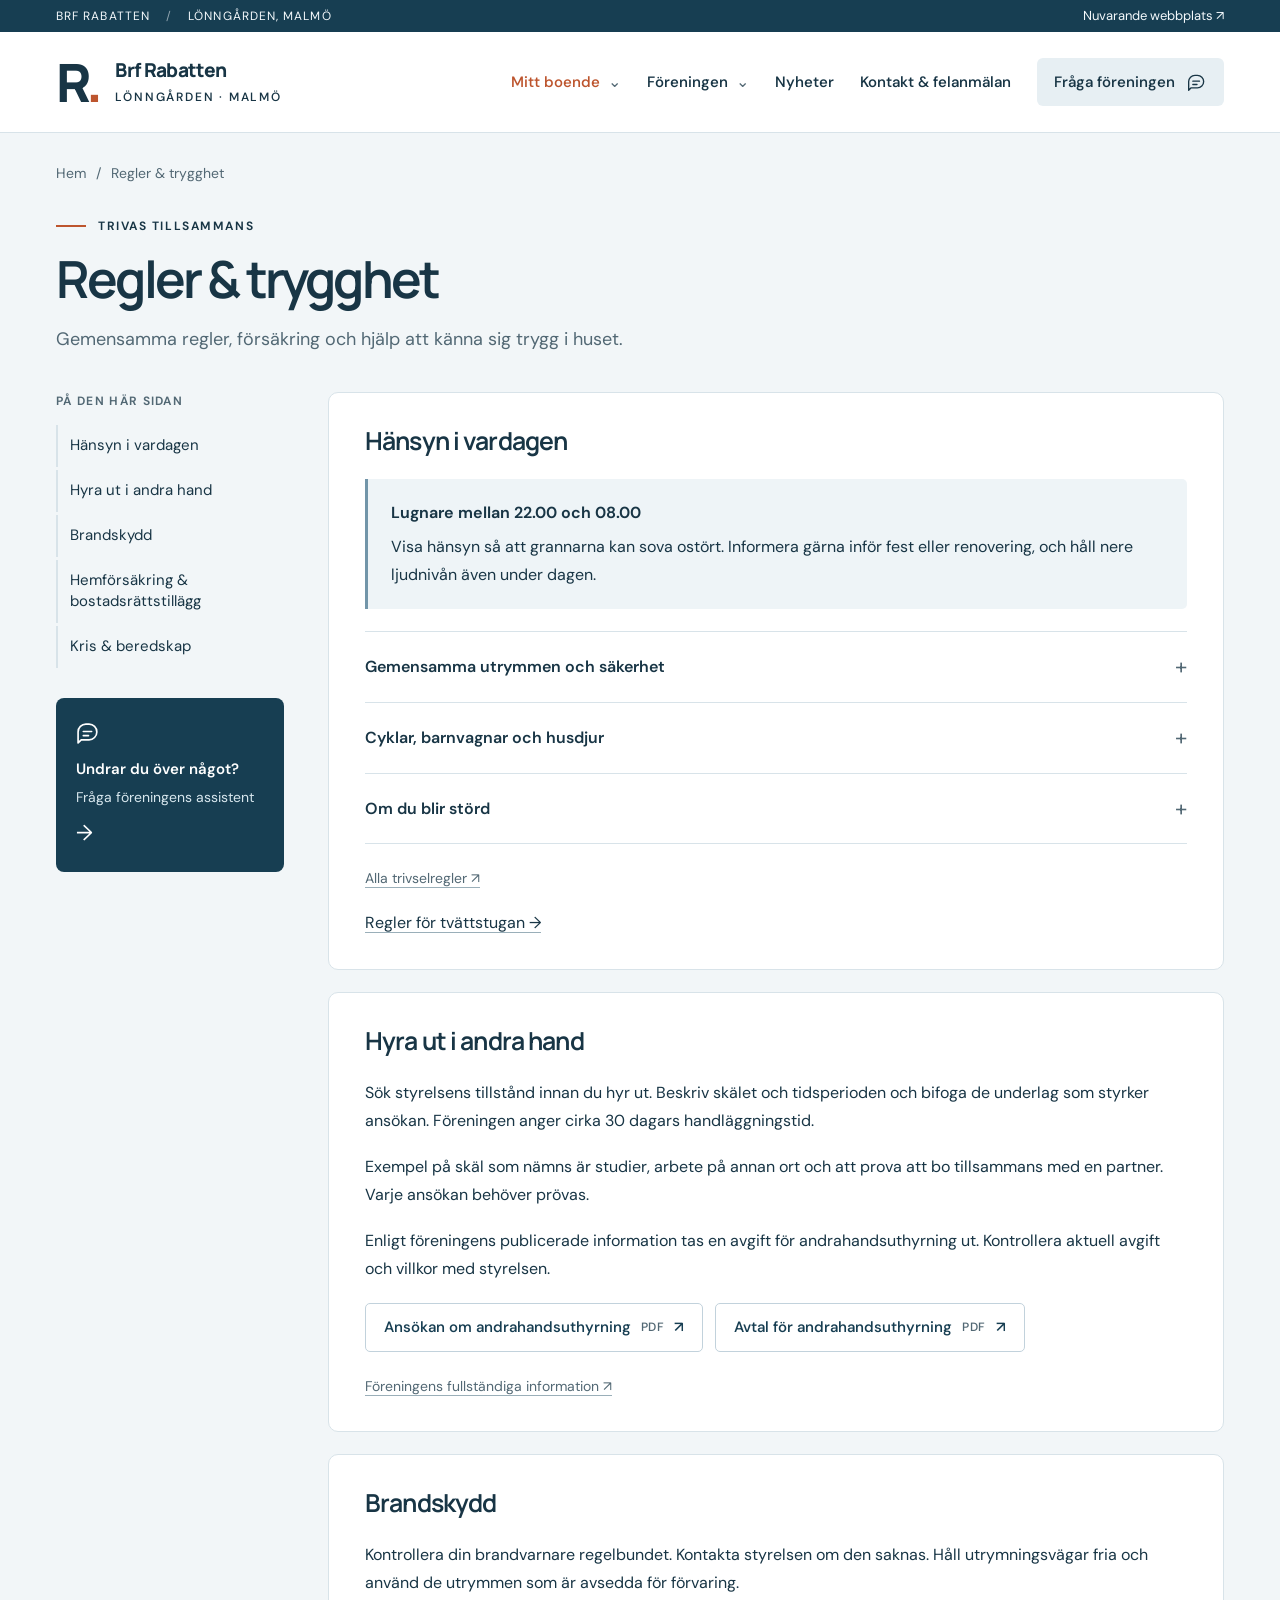
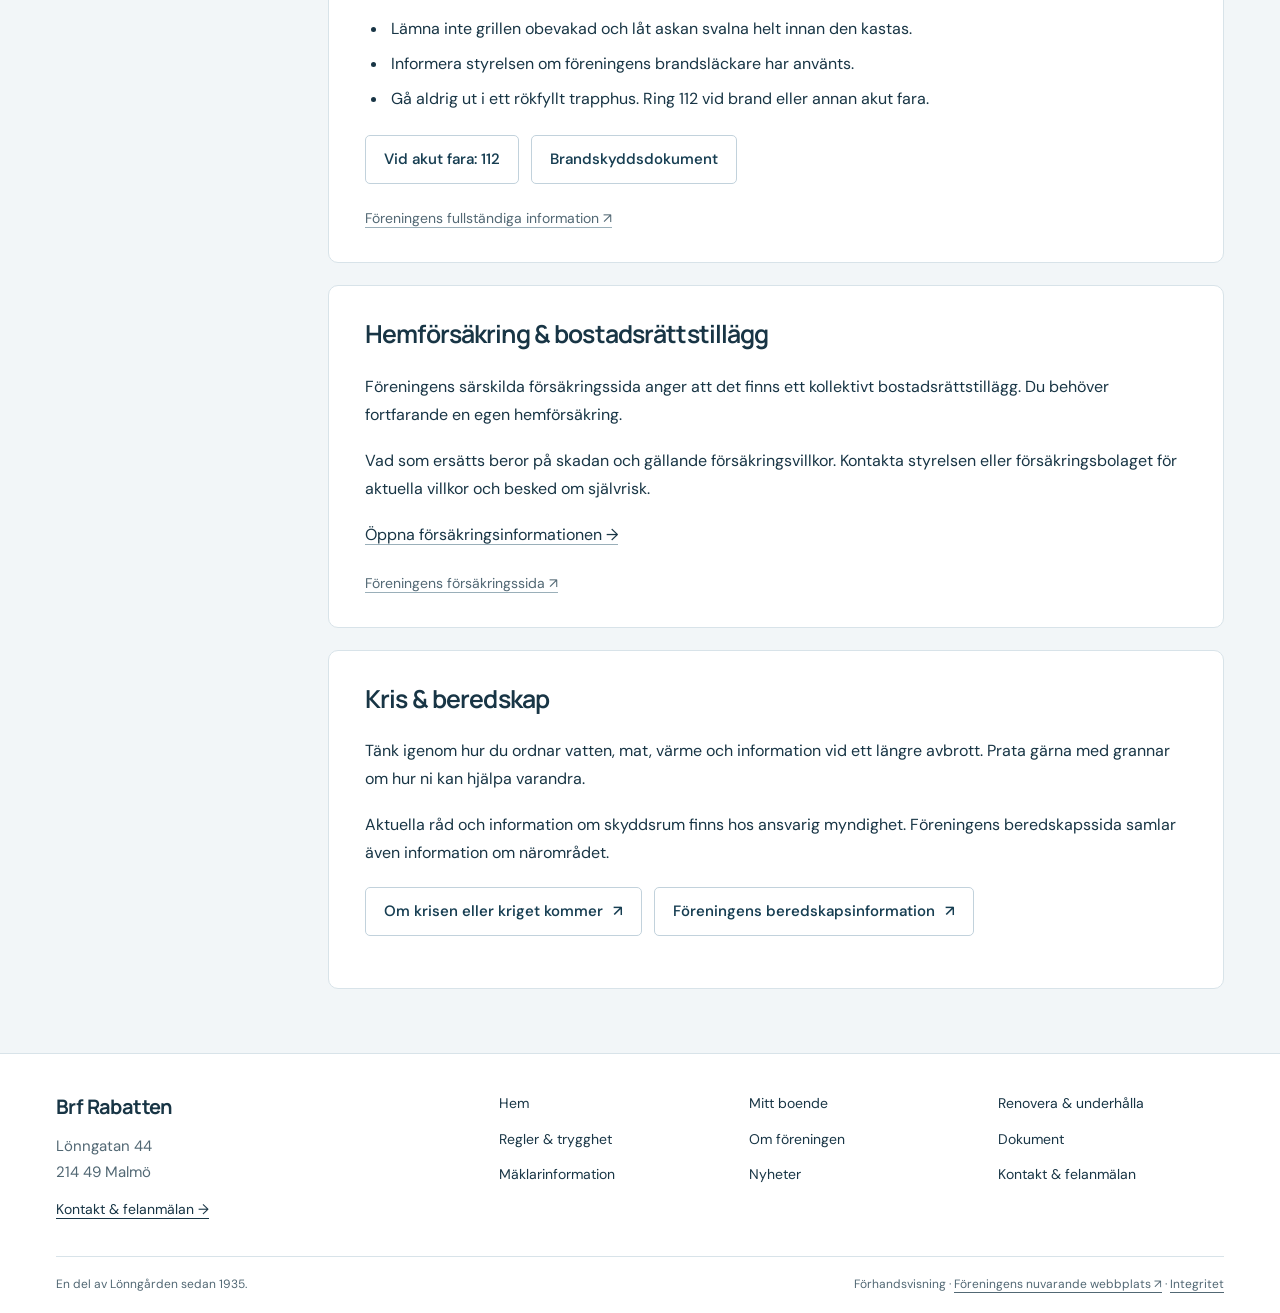
<file: demo/brfrabatten/regler-trygghet.html>
<!doctype html>
<html lang="sv"><head><meta charset="utf-8"><meta name="viewport" content="width=device-width, initial-scale=1"><meta name="robots" content="noindex, nofollow"><meta name="theme-color" content="#173e52"><title>Regler &amp; trygghet · Brf Rabatten</title><meta name="description" content="Gemensamma regler, försäkring och hjälp att känna sig trygg i huset."><link rel="icon" type="image/svg+xml" href="data:image/svg+xml,%3Csvg%20xmlns%3D%22http%3A%2F%2Fwww.w3.org%2F2000%2Fsvg%22%20viewBox%3D%220%200%2064%2064%22%3E%3Crect%20width%3D%2264%22%20height%3D%2264%22%20rx%3D%2214%22%20fill%3D%22%23173e52%22%2F%3E%3Ctext%20x%3D%2214%22%20y%3D%2246%22%20font-family%3D%22Arial%2Csans-serif%22%20font-size%3D%2244%22%20font-weight%3D%22700%22%20fill%3D%22white%22%3ER%3C%2Ftext%3E%3Ccircle%20cx%3D%2251%22%20cy%3D%2247%22%20r%3D%224%22%20fill%3D%22%23bd552e%22%2F%3E%3C%2Fsvg%3E"><link rel="stylesheet" href="styles.css"><link rel="stylesheet" href="pages.css"><script src="app.js" defer></script></head>
<body data-page="regler-trygghet"><a class="skip-link" href="#main">Hoppa till innehåll</a>
  <div class="preview-bar"><div class="page-width preview-inner"><span>BRF RABATTEN <span class="preview-separator">/</span> LÖNNGÅRDEN, MALMÖ</span><a href="https://www.brfrabatten.se/" target="_blank" rel="noopener noreferrer">Nuvarande webbplats <span aria-hidden="true">↗</span></a></div></div>
  <header class="site-header"><div class="page-width header-inner">
    <a class="brand" href="index.html" aria-label="Brf Rabatten, startsida"><span class="brand-monogram" aria-hidden="true">R<span>.</span></span><span class="brand-name">Brf Rabatten<span>LÖNNGÅRDEN · MALMÖ</span></span></a>
    <button class="menu-toggle" type="button" aria-controls="primary-nav" aria-expanded="false">Meny <span aria-hidden="true">☰</span></button>
    <nav class="primary-nav" id="primary-nav" aria-label="Huvudmeny">
      <details class="nav-group" data-current="true"><summary>Mitt boende<span aria-hidden="true">⌄</span></summary><div class="nav-dropdown"><a href="mitt-boende.html">Mitt boende</a><a href="renovera.html">Renovera & underhålla</a><a href="regler-trygghet.html" aria-current="page">Regler & trygghet</a></div></details><details class="nav-group"><summary>Föreningen<span aria-hidden="true">⌄</span></summary><div class="nav-dropdown"><a href="foreningen.html">Om föreningen</a><a href="dokument.html">Dokument</a><a href="maklarinformation.html">Mäklarinformation</a></div></details>
      <a href="nyheter.html">Nyheter</a><a href="kontakt.html">Kontakt & felanmälan</a>
      <a class="nav-chat" href="index.html#assistent">Fråga föreningen <svg viewBox="0 0 24 24" fill="none" aria-hidden="true"><path d="M20 11.5a7.5 7.5 0 0 1-7.5 7.5H5l-3 3V11.5A7.5 7.5 0 0 1 9.5 4h3a7.5 7.5 0 0 1 7.5 7.5Z" stroke="currentColor" stroke-width="1.6" stroke-linejoin="round"/><path d="M7 11h8m-8 4h5" stroke="currentColor" stroke-width="1.6" stroke-linecap="round"/></svg></a>
    </nav>
  </div></header><main id="main"><div class="page-width page-intro"><nav class="breadcrumbs" aria-label="Brödsmulor"><a href="index.html">Hem</a><span aria-hidden="true">/</span><span aria-current="page">Regler & trygghet</span></nav><p class="eyebrow"><span class="eyebrow-line" aria-hidden="true"></span>TRIVAS TILLSAMMANS</p><h1>Regler & trygghet</h1><p class="page-description">Gemensamma regler, försäkring och hjälp att känna sig trygg i huset.</p></div><div class="page-width content-layout"><aside class="page-sidebar"><nav class="section-nav" aria-label="På den här sidan"><p>På den här sidan</p><a href="#trivsel">Hänsyn i vardagen</a><a href="#andrahand">Hyra ut i andra hand</a><a href="#brandskydd">Brandskydd</a><a href="#forsakring">Hemförsäkring & bostadsrättstillägg</a><a href="#beredskap">Kris & beredskap</a></nav><a class="sidebar-chat" href="index.html#assistent"><svg viewBox="0 0 24 24" fill="none" aria-hidden="true"><path d="M20 11.5a7.5 7.5 0 0 1-7.5 7.5H5l-3 3V11.5A7.5 7.5 0 0 1 9.5 4h3a7.5 7.5 0 0 1 7.5 7.5Z" stroke="currentColor" stroke-width="1.6" stroke-linejoin="round"/><path d="M7 11h8m-8 4h5" stroke="currentColor" stroke-width="1.6" stroke-linecap="round"/></svg><strong>Undrar du över något?</strong><span>Fråga föreningens assistent</span><span aria-hidden="true">→</span></a></aside><div class="page-content"><section class="content-section" id="trivsel" aria-labelledby="heading-trivsel"><h2 id="heading-trivsel">Hänsyn i vardagen</h2><div class="prose">
      <aside class="info-note"><strong>Lugnare mellan 22.00 och 08.00</strong><p>Visa hänsyn så att grannarna kan sova ostört. Informera gärna inför fest eller renovering, och håll nere ljudnivån även under dagen.</p></aside>
      <details class="disclosure"><summary>Gemensamma utrymmen och säkerhet</summary><div class="disclosure-content"><p>Låt entré-, källar- och vindsdörrar gå i lås. Lämna inte ut portkoden till okända. Trapphus och gångar ska hållas fria från saker och sopor.</p></div></details>
      <details class="disclosure"><summary>Cyklar, barnvagnar och husdjur</summary><div class="disclosure-content"><p>Använd cykelställ och avsedda förråd. Blockera inte tvättstugornas fönster som också är nödutgångar.</p><p>Husdjur får inte rastas på gården. Ta ansvar för att de inte stör eller smutsar ned och plocka alltid upp efter dem.</p></div></details>
      <details class="disclosure"><summary>Om du blir störd</summary><div class="disclosure-content"><p>Prata om möjligt lugnt med grannen. Kontakta styrelsen om problemet återkommer. Föreningens fullständiga trivselregler beskriver även hantering av störningar nattetid.</p></div></details>
      <p class="source-link"><a href="https://www.brfrabatten.se/mitt-boende/trivselregler" target="_blank" rel="noopener noreferrer">Alla trivselregler <span aria-hidden="true">↗</span></a></p> <a href="mitt-boende.html#tvattstuga">Regler för tvättstugan →</a></div></section><section class="content-section" id="andrahand" aria-labelledby="heading-andrahand"><h2 id="heading-andrahand">Hyra ut i andra hand</h2><div class="prose">
      <p>Sök styrelsens tillstånd innan du hyr ut. Beskriv skälet och tidsperioden och bifoga de underlag som styrker ansökan. Föreningen anger cirka 30 dagars handläggningstid.</p><p>Exempel på skäl som nämns är studier, arbete på annan ort och att prova att bo tillsammans med en partner. Varje ansökan behöver prövas.</p><p>Enligt föreningens publicerade information tas en avgift för andrahandsuthyrning ut. Kontrollera aktuell avgift och villkor med styrelsen.</p>
      <div class="button-row"><a class="button button-secondary" href="https://www.brfrabatten.se/dokument/Anso%CC%88kan_andrahands_uthyrning.pdf" target="_blank" rel="noopener noreferrer">Ansökan om andrahandsuthyrning <span class="button-meta">PDF</span> <span aria-hidden="true">↗</span></a> <a class="button button-secondary" href="https://www.brfrabatten.se/dokument/avtalupplatelseandrahan_BRF.pdf" target="_blank" rel="noopener noreferrer">Avtal för andrahandsuthyrning <span class="button-meta">PDF</span> <span aria-hidden="true">↗</span></a></div>
      <p class="source-link"><a href="https://www.brfrabatten.se/mitt-boende/andrahandsuthyrning" target="_blank" rel="noopener noreferrer">Föreningens fullständiga information <span aria-hidden="true">↗</span></a></p></div></section><section class="content-section" id="brandskydd" aria-labelledby="heading-brandskydd"><h2 id="heading-brandskydd">Brandskydd</h2><div class="prose">
      <p>Kontrollera din brandvarnare regelbundet. Kontakta styrelsen om den saknas. Håll utrymningsvägar fria och använd de utrymmen som är avsedda för förvaring.</p>
      <ul><li>Lämna inte grillen obevakad och låt askan svalna helt innan den kastas.</li><li>Informera styrelsen om föreningens brandsläckare har använts.</li><li>Gå aldrig ut i ett rökfyllt trapphus. Ring 112 vid brand eller annan akut fara.</li></ul>
      <div class="button-row"><a class="button button-secondary" href="tel:112">Vid akut fara: 112</a> <a class="button button-secondary" href="dokument.html#trygghet">Brandskyddsdokument</a></div>
      <p class="source-link"><a href="https://www.brfrabatten.se/mitt-boende/brandskydd" target="_blank" rel="noopener noreferrer">Föreningens fullständiga information <span aria-hidden="true">↗</span></a></p></div></section><section class="content-section" id="forsakring" aria-labelledby="heading-forsakring"><h2 id="heading-forsakring">Hemförsäkring & bostadsrättstillägg</h2><div class="prose">
      <p>Föreningens särskilda försäkringssida anger att det finns ett kollektivt bostadsrättstillägg. Du behöver fortfarande en egen hemförsäkring.</p><p>Vad som ersätts beror på skadan och gällande försäkringsvillkor. Kontakta styrelsen eller försäkringsbolaget för aktuella villkor och besked om självrisk.</p>
      <a href="dokument.html#trygghet">Öppna försäkringsinformationen →</a> <p class="source-link"><a href="https://www.brfrabatten.se/mitt-boende/forsakring" target="_blank" rel="noopener noreferrer">Föreningens försäkringssida <span aria-hidden="true">↗</span></a></p></div></section><section class="content-section" id="beredskap" aria-labelledby="heading-beredskap"><h2 id="heading-beredskap">Kris & beredskap</h2><div class="prose">
      <p>Tänk igenom hur du ordnar vatten, mat, värme och information vid ett längre avbrott. Prata gärna med grannar om hur ni kan hjälpa varandra.</p><p>Aktuella råd och information om skyddsrum finns hos ansvarig myndighet. Föreningens beredskapssida samlar även information om närområdet.</p>
      <div class="button-row"><a class="button button-secondary" href="https://www.msb.se/sv/publikationer/om-krisen-eller-kriget-kommer/" target="_blank" rel="noopener noreferrer">Om krisen eller kriget kommer <span aria-hidden="true">↗</span></a> <a class="button button-secondary" href="https://www.brfrabatten.se/mitt-boende/kris-beredskap" target="_blank" rel="noopener noreferrer">Föreningens beredskapsinformation <span aria-hidden="true">↗</span></a></div></div></section></div></div></main><footer class="site-footer"><div class="page-width footer-top"><div class="footer-brand"><strong>Brf Rabatten</strong><p>Lönngatan 44<br>214 49 Malmö</p><a href="kontakt.html">Kontakt & felanmälan →</a></div><nav class="footer-links" aria-label="Alla sidor"><a href="index.html">Hem</a><a href="mitt-boende.html">Mitt boende</a><a href="renovera.html">Renovera & underhålla</a><a href="regler-trygghet.html">Regler & trygghet</a><a href="foreningen.html">Om föreningen</a><a href="dokument.html">Dokument</a><a href="maklarinformation.html">Mäklarinformation</a><a href="nyheter.html">Nyheter</a><a href="kontakt.html">Kontakt & felanmälan</a></nav></div><div class="page-width footer-bottom"><span>En del av Lönngården sedan 1935.</span><span>Förhandsvisning · <a href="https://www.brfrabatten.se/" target="_blank" rel="noopener noreferrer">Föreningens nuvarande webbplats <span aria-hidden="true">↗</span></a> · <a href="integritet.html">Integritet</a></span></div></footer></body></html>
</file>
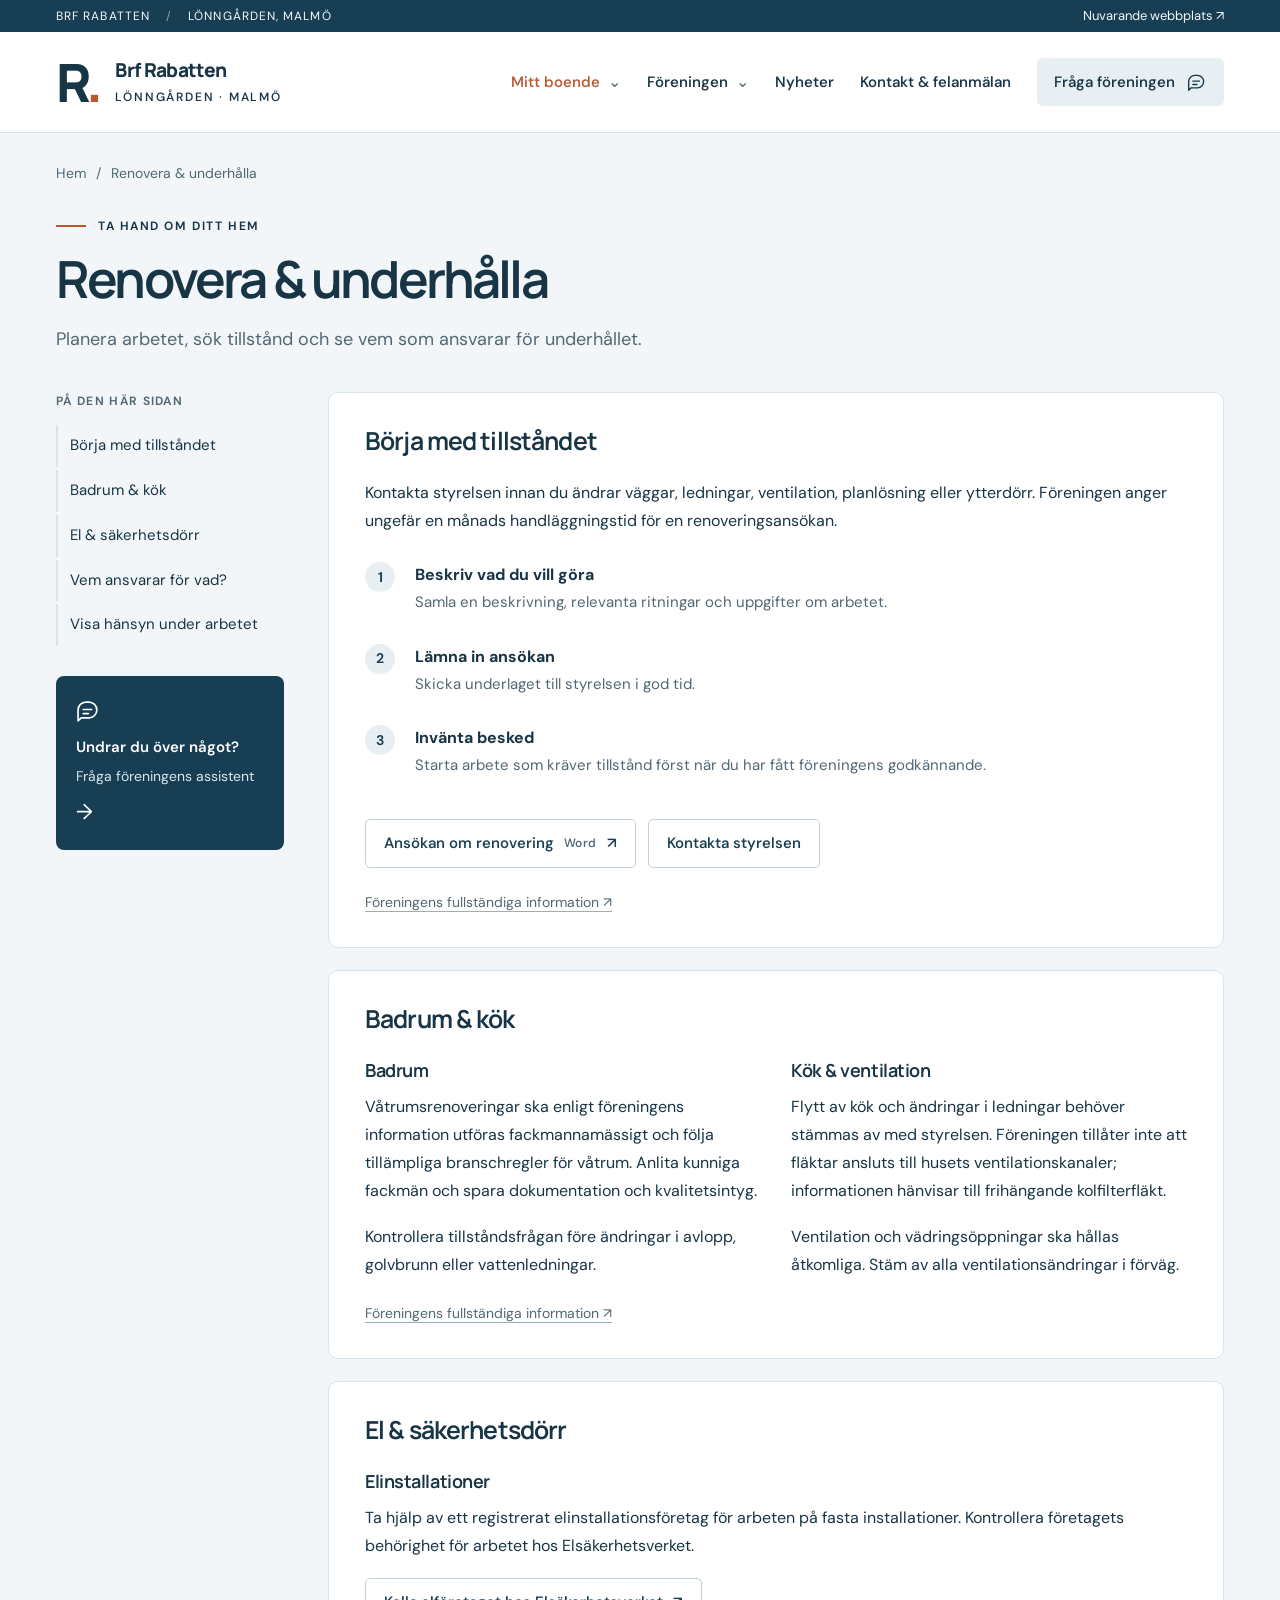
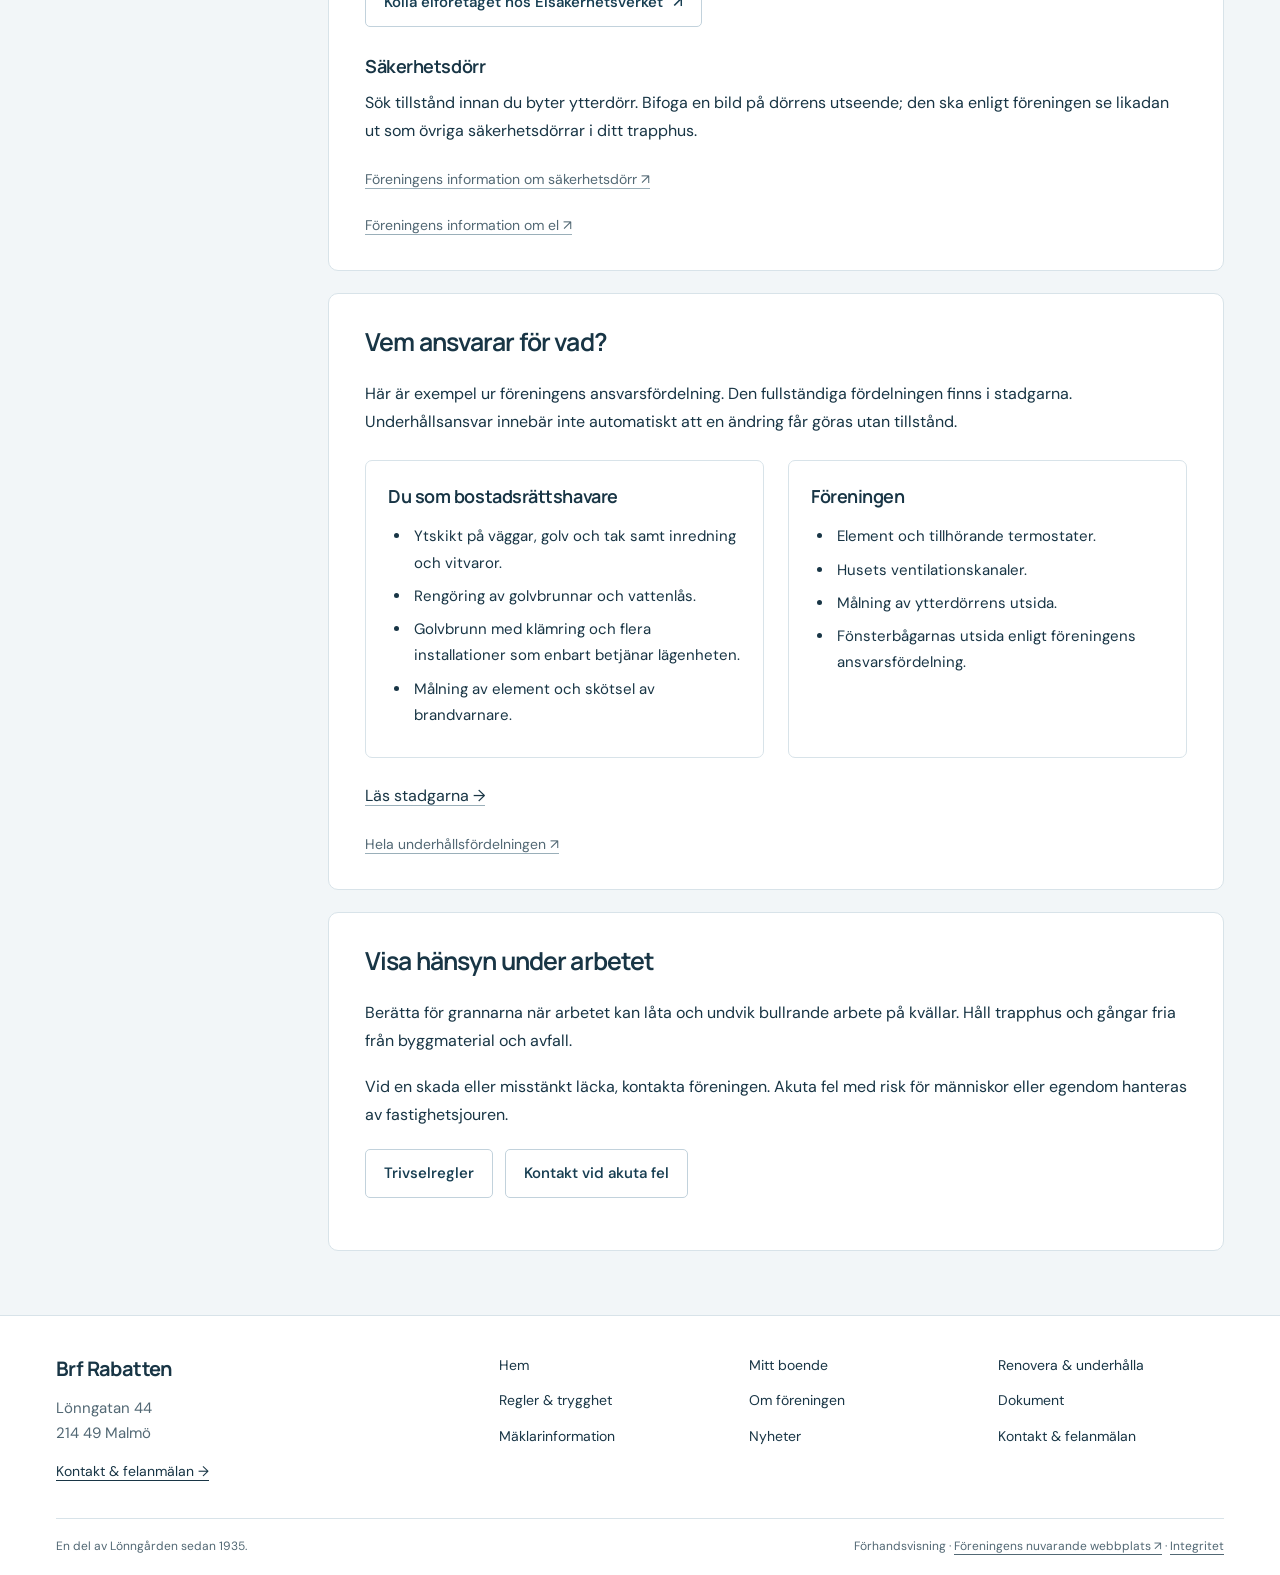
<file: demo/brfrabatten/renovera.html>
<!doctype html>
<html lang="sv"><head><meta charset="utf-8"><meta name="viewport" content="width=device-width, initial-scale=1"><meta name="robots" content="noindex, nofollow"><meta name="theme-color" content="#173e52"><title>Renovera &amp; underhålla · Brf Rabatten</title><meta name="description" content="Planera arbetet, sök tillstånd och se vem som ansvarar för underhållet."><link rel="icon" type="image/svg+xml" href="data:image/svg+xml,%3Csvg%20xmlns%3D%22http%3A%2F%2Fwww.w3.org%2F2000%2Fsvg%22%20viewBox%3D%220%200%2064%2064%22%3E%3Crect%20width%3D%2264%22%20height%3D%2264%22%20rx%3D%2214%22%20fill%3D%22%23173e52%22%2F%3E%3Ctext%20x%3D%2214%22%20y%3D%2246%22%20font-family%3D%22Arial%2Csans-serif%22%20font-size%3D%2244%22%20font-weight%3D%22700%22%20fill%3D%22white%22%3ER%3C%2Ftext%3E%3Ccircle%20cx%3D%2251%22%20cy%3D%2247%22%20r%3D%224%22%20fill%3D%22%23bd552e%22%2F%3E%3C%2Fsvg%3E"><link rel="stylesheet" href="styles.css"><link rel="stylesheet" href="pages.css"><script src="app.js" defer></script></head>
<body data-page="renovera"><a class="skip-link" href="#main">Hoppa till innehåll</a>
  <div class="preview-bar"><div class="page-width preview-inner"><span>BRF RABATTEN <span class="preview-separator">/</span> LÖNNGÅRDEN, MALMÖ</span><a href="https://www.brfrabatten.se/" target="_blank" rel="noopener noreferrer">Nuvarande webbplats <span aria-hidden="true">↗</span></a></div></div>
  <header class="site-header"><div class="page-width header-inner">
    <a class="brand" href="index.html" aria-label="Brf Rabatten, startsida"><span class="brand-monogram" aria-hidden="true">R<span>.</span></span><span class="brand-name">Brf Rabatten<span>LÖNNGÅRDEN · MALMÖ</span></span></a>
    <button class="menu-toggle" type="button" aria-controls="primary-nav" aria-expanded="false">Meny <span aria-hidden="true">☰</span></button>
    <nav class="primary-nav" id="primary-nav" aria-label="Huvudmeny">
      <details class="nav-group" data-current="true"><summary>Mitt boende<span aria-hidden="true">⌄</span></summary><div class="nav-dropdown"><a href="mitt-boende.html">Mitt boende</a><a href="renovera.html" aria-current="page">Renovera & underhålla</a><a href="regler-trygghet.html">Regler & trygghet</a></div></details><details class="nav-group"><summary>Föreningen<span aria-hidden="true">⌄</span></summary><div class="nav-dropdown"><a href="foreningen.html">Om föreningen</a><a href="dokument.html">Dokument</a><a href="maklarinformation.html">Mäklarinformation</a></div></details>
      <a href="nyheter.html">Nyheter</a><a href="kontakt.html">Kontakt & felanmälan</a>
      <a class="nav-chat" href="index.html#assistent">Fråga föreningen <svg viewBox="0 0 24 24" fill="none" aria-hidden="true"><path d="M20 11.5a7.5 7.5 0 0 1-7.5 7.5H5l-3 3V11.5A7.5 7.5 0 0 1 9.5 4h3a7.5 7.5 0 0 1 7.5 7.5Z" stroke="currentColor" stroke-width="1.6" stroke-linejoin="round"/><path d="M7 11h8m-8 4h5" stroke="currentColor" stroke-width="1.6" stroke-linecap="round"/></svg></a>
    </nav>
  </div></header><main id="main"><div class="page-width page-intro"><nav class="breadcrumbs" aria-label="Brödsmulor"><a href="index.html">Hem</a><span aria-hidden="true">/</span><span aria-current="page">Renovera & underhålla</span></nav><p class="eyebrow"><span class="eyebrow-line" aria-hidden="true"></span>TA HAND OM DITT HEM</p><h1>Renovera & underhålla</h1><p class="page-description">Planera arbetet, sök tillstånd och se vem som ansvarar för underhållet.</p></div><div class="page-width content-layout"><aside class="page-sidebar"><nav class="section-nav" aria-label="På den här sidan"><p>På den här sidan</p><a href="#tillstand">Börja med tillståndet</a><a href="#badrum-kok">Badrum & kök</a><a href="#el-dorr">El & säkerhetsdörr</a><a href="#ansvar">Vem ansvarar för vad?</a><a href="#hansyn">Visa hänsyn under arbetet</a></nav><a class="sidebar-chat" href="index.html#assistent"><svg viewBox="0 0 24 24" fill="none" aria-hidden="true"><path d="M20 11.5a7.5 7.5 0 0 1-7.5 7.5H5l-3 3V11.5A7.5 7.5 0 0 1 9.5 4h3a7.5 7.5 0 0 1 7.5 7.5Z" stroke="currentColor" stroke-width="1.6" stroke-linejoin="round"/><path d="M7 11h8m-8 4h5" stroke="currentColor" stroke-width="1.6" stroke-linecap="round"/></svg><strong>Undrar du över något?</strong><span>Fråga föreningens assistent</span><span aria-hidden="true">→</span></a></aside><div class="page-content"><section class="content-section" id="tillstand" aria-labelledby="heading-tillstand"><h2 id="heading-tillstand">Börja med tillståndet</h2><div class="prose">
      <p>Kontakta styrelsen innan du ändrar väggar, ledningar, ventilation, planlösning eller ytterdörr. Föreningen anger ungefär en månads handläggningstid för en renoveringsansökan.</p>
      <ol class="steps"><li><strong>Beskriv vad du vill göra</strong><span>Samla en beskrivning, relevanta ritningar och uppgifter om arbetet.</span></li><li><strong>Lämna in ansökan</strong><span>Skicka underlaget till styrelsen i god tid.</span></li><li><strong>Invänta besked</strong><span>Starta arbete som kräver tillstånd först när du har fått föreningens godkännande.</span></li></ol>
      <div class="button-row"><a class="button button-secondary" href="https://www.brfrabatten.se/dokument/Ans%C3%B6kan%20om%20tillst%C3%A5nd%20vid%20renovering%20av%20l%C3%A4genhet%20i%20brf%20rabatten.docx" target="_blank" rel="noopener noreferrer">Ansökan om renovering <span class="button-meta">Word</span> <span aria-hidden="true">↗</span></a> <a class="button button-secondary" href="kontakt.html#styrelsen">Kontakta styrelsen</a></div>
      <p class="source-link"><a href="https://www.brfrabatten.se/mitt-boende/tillstand-renovera" target="_blank" rel="noopener noreferrer">Föreningens fullständiga information <span aria-hidden="true">↗</span></a></p></div></section><section class="content-section" id="badrum-kok" aria-labelledby="heading-badrum-kok"><h2 id="heading-badrum-kok">Badrum & kök</h2><div class="prose">
      <div class="two-column"><div><h3>Badrum</h3><p>Våtrumsrenoveringar ska enligt föreningens information utföras fackmannamässigt och följa tillämpliga branschregler för våtrum. Anlita kunniga fackmän och spara dokumentation och kvalitetsintyg.</p><p>Kontrollera tillståndsfrågan före ändringar i avlopp, golvbrunn eller vattenledningar.</p></div><div><h3>Kök & ventilation</h3><p>Flytt av kök och ändringar i ledningar behöver stämmas av med styrelsen. Föreningen tillåter inte att fläktar ansluts till husets ventilationskanaler; informationen hänvisar till frihängande kolfilterfläkt.</p><p>Ventilation och vädringsöppningar ska hållas åtkomliga. Stäm av alla ventilationsändringar i förväg.</p></div></div>
      <p class="source-link"><a href="https://www.brfrabatten.se/mitt-boende/renovera-badrum-kok" target="_blank" rel="noopener noreferrer">Föreningens fullständiga information <span aria-hidden="true">↗</span></a></p></div></section><section class="content-section" id="el-dorr" aria-labelledby="heading-el-dorr"><h2 id="heading-el-dorr">El & säkerhetsdörr</h2><div class="prose">
      <h3>Elinstallationer</h3><p>Ta hjälp av ett registrerat elinstallationsföretag för arbeten på fasta installationer. Kontrollera företagets behörighet för arbetet hos Elsäkerhetsverket.</p><a class="button button-secondary" href="https://www.elsakerhetsverket.se/kollaelforetaget/" target="_blank" rel="noopener noreferrer">Kolla elföretaget hos Elsäkerhetsverket <span aria-hidden="true">↗</span></a>
      <h3>Säkerhetsdörr</h3><p>Sök tillstånd innan du byter ytterdörr. Bifoga en bild på dörrens utseende; den ska enligt föreningen se likadan ut som övriga säkerhetsdörrar i ditt trapphus.</p>
      <p class="source-link"><a href="https://www.brfrabatten.se/mitt-boende/sakerhetsdorr" target="_blank" rel="noopener noreferrer">Föreningens information om säkerhetsdörr <span aria-hidden="true">↗</span></a></p> <p class="source-link"><a href="https://www.brfrabatten.se/mitt-boende/renovera-el" target="_blank" rel="noopener noreferrer">Föreningens information om el <span aria-hidden="true">↗</span></a></p></div></section><section class="content-section" id="ansvar" aria-labelledby="heading-ansvar"><h2 id="heading-ansvar">Vem ansvarar för vad?</h2><div class="prose">
      <p>Här är exempel ur föreningens ansvarsfördelning. Den fullständiga fördelningen finns i stadgarna. Underhållsansvar innebär inte automatiskt att en ändring får göras utan tillstånd.</p>
      <div class="responsibility-grid"><div><h3>Du som bostadsrättshavare</h3><ul><li>Ytskikt på väggar, golv och tak samt inredning och vitvaror.</li><li>Rengöring av golvbrunnar och vattenlås.</li><li>Golvbrunn med klämring och flera installationer som enbart betjänar lägenheten.</li><li>Målning av element och skötsel av brandvarnare.</li></ul></div><div><h3>Föreningen</h3><ul><li>Element och tillhörande termostater.</li><li>Husets ventilationskanaler.</li><li>Målning av ytterdörrens utsida.</li><li>Fönsterbågarnas utsida enligt föreningens ansvarsfördelning.</li></ul></div></div>
      <a href="dokument.html#stadgar">Läs stadgarna →</a> <p class="source-link"><a href="https://www.brfrabatten.se/mitt-boende/underhall-i-bostad" target="_blank" rel="noopener noreferrer">Hela underhållsfördelningen <span aria-hidden="true">↗</span></a></p></div></section><section class="content-section" id="hansyn" aria-labelledby="heading-hansyn"><h2 id="heading-hansyn">Visa hänsyn under arbetet</h2><div class="prose"><p>Berätta för grannarna när arbetet kan låta och undvik bullrande arbete på kvällar. Håll trapphus och gångar fria från byggmaterial och avfall.</p><p>Vid en skada eller misstänkt läcka, kontakta föreningen. Akuta fel med risk för människor eller egendom hanteras av fastighetsjouren.</p><div class="button-row"><a class="button button-secondary" href="regler-trygghet.html#trivsel">Trivselregler</a> <a class="button button-secondary" href="kontakt.html#akut">Kontakt vid akuta fel</a></div></div></section></div></div></main><footer class="site-footer"><div class="page-width footer-top"><div class="footer-brand"><strong>Brf Rabatten</strong><p>Lönngatan 44<br>214 49 Malmö</p><a href="kontakt.html">Kontakt & felanmälan →</a></div><nav class="footer-links" aria-label="Alla sidor"><a href="index.html">Hem</a><a href="mitt-boende.html">Mitt boende</a><a href="renovera.html">Renovera & underhålla</a><a href="regler-trygghet.html">Regler & trygghet</a><a href="foreningen.html">Om föreningen</a><a href="dokument.html">Dokument</a><a href="maklarinformation.html">Mäklarinformation</a><a href="nyheter.html">Nyheter</a><a href="kontakt.html">Kontakt & felanmälan</a></nav></div><div class="page-width footer-bottom"><span>En del av Lönngården sedan 1935.</span><span>Förhandsvisning · <a href="https://www.brfrabatten.se/" target="_blank" rel="noopener noreferrer">Föreningens nuvarande webbplats <span aria-hidden="true">↗</span></a> · <a href="integritet.html">Integritet</a></span></div></footer></body></html>
</file>
<file: demo/brfrabatten/styles.css>
@import url('https://fonts.googleapis.com/css2?family=DM+Sans:wght@400;450;500;550;600;650;700&family=Manrope:wght@400;500;600;650;700;750;800&display=swap');

:root{--ink:#173e52;--text:#183545;--muted:#526874;--line:#d8e3e9;--canvas:#f2f6f8;--white:#fff;--accent:#bd552e;--soft:#e7eff3;font-family:'DM Sans',Arial,sans-serif;color:var(--text);font-synthesis:none;line-height:1.5;background:var(--canvas)}
*{box-sizing:border-box}html{scroll-behavior:smooth;scroll-padding-top:24px}body{margin:0}a{color:inherit;text-underline-offset:4px}button,input,textarea{font:inherit}a:focus-visible,button:focus-visible,iframe:focus-visible{outline:3px solid var(--accent);outline-offset:5px}.page-width{width:min(1380px,calc(100% - 112px));margin-inline:auto}.skip-link{position:fixed;z-index:5;left:20px;top:-80px;padding:12px 20px;background:var(--ink);color:#fff}.skip-link:focus{top:12px}.preview-bar{background:var(--ink);color:#f4f9fc;font-size:.75rem;letter-spacing:.09em}.preview-inner{min-height:32px;display:flex;align-items:center;justify-content:space-between;gap:12px}.preview-bar a{letter-spacing:0;text-decoration:none;font-size:.8125rem}.preview-bar a:hover{text-decoration:underline}.preview-separator{opacity:.55;padding-inline:12px}.site-header{background:#fff;border-bottom:1px solid var(--line)}.header-inner{min-height:100px;display:flex;align-items:center;justify-content:space-between;gap:28px}.brand{display:flex;align-items:center;gap:13px;text-decoration:none;flex-shrink:0}.brand-monogram{font-family:'Manrope',Arial,sans-serif;font-weight:800;font-size:3.3rem;line-height:1;letter-spacing:-.1em;padding-right:5px}.brand-monogram>span{color:var(--accent)}.brand-name{font-family:'Manrope',Arial,sans-serif;font-size:1.2rem;font-weight:800;line-height:1.35;letter-spacing:-.035em}.brand-name>span{display:block;font-family:'DM Sans',Arial,sans-serif;font-size:.75rem;font-weight:550;letter-spacing:.15em;margin-top:5px}.main-nav{display:flex;gap:30px;align-items:center}.main-nav>a{font-size:.9375rem;text-decoration:none;font-weight:550;white-space:nowrap}.main-nav>a:not(.nav-current):hover{color:var(--accent)}.external-mark{font-size:.8rem;opacity:.6}.main-nav>.nav-current{padding:13px 18px;background:var(--soft);border-radius:6px;display:flex;gap:13px;align-items:center}.nav-current svg{width:20px;height:20px}.welcome-layout{display:grid;grid-template-columns:minmax(0,.88fr) minmax(0,1.12fr);gap:clamp(36px,5vw,88px);align-items:start;padding-top:48px;padding-bottom:42px}.welcome-copy{padding-top:20px}.eyebrow{font-size:.75rem;line-height:1.4;font-weight:650;letter-spacing:.13em;margin:0 0 21px;display:flex;align-items:center;gap:12px}.eyebrow-line{width:30px;height:2px;background:var(--accent)}h1,h2,p{margin-top:0}h1{font-family:'Manrope',Arial,sans-serif;font-size:clamp(2.8rem,4.8vw,4.75rem);font-weight:650;line-height:1.08;letter-spacing:-.065em;margin-bottom:22px}h1>span{color:var(--accent)}.welcome-description{font-size:1.125rem;line-height:1.7;max-width:410px;color:var(--muted);margin-bottom:28px}.place-card{background:#fff;border:1px solid var(--line);border-radius:8px;overflow:hidden;max-width:440px}.place-photo{display:block;width:100%;height:230px;object-fit:cover}.place-caption{display:flex;align-items:center;gap:13px;padding:19px 20px}.place-symbol svg{height:26px;width:26px;display:block}.place-caption>div{display:flex;flex-direction:column}.place-caption strong{font-size:.9375rem;font-weight:650}.place-caption>div>span{font-size:.875rem;color:var(--muted)}.place-caption>a{display:grid;place-items:center;margin-left:auto;width:34px;height:34px;border:1px solid var(--line);border-radius:50%;text-decoration:none;font-size:1.25rem}.place-caption>a:hover{background:var(--soft)}.help-note{margin:20px 0 0;color:var(--muted);font-size:.875rem;max-width:410px;line-height:1.7}.help-note a{color:var(--ink);display:inline-block}.assistant-panel{background:#fff;border:1px solid #cbdbe4;border-radius:12px;overflow:hidden;box-shadow:0 12px 40px #173e520b;scroll-margin-top:20px;min-width:0}.assistant-panel-heading{padding:23px 26px 21px;display:flex;align-items:center;justify-content:space-between;gap:16px;border-bottom:1px solid var(--line)}.assistant-panel-heading .eyebrow{font-size:.75rem;margin-bottom:7px;letter-spacing:.12em;color:var(--muted)}.assistant-panel-heading h2{font-family:'Manrope',Arial,sans-serif;font-weight:650;letter-spacing:-.035em;font-size:1.45rem;line-height:1.25;margin:0}.ai-label{font-size:.75rem;color:var(--ink);border:1px solid var(--line);padding:5px 9px;border-radius:4px;white-space:nowrap}.iframe-wrap{position:relative;height:540px;background:#fff}.iframe-wrap iframe{display:block;border:0;width:100%;height:100%;position:relative;background:#fff}.frame-loading{position:absolute;inset:0;z-index:1;display:flex;justify-content:center;align-items:center;flex-direction:column;gap:16px;color:var(--muted);font-size:.9375rem;background:#fff;pointer-events:none}.frame-loading[hidden]{display:none}.loading-ring{border:2px solid var(--soft);border-top-color:var(--ink);border-radius:50%;width:25px;height:25px;animation:spin 1s linear infinite}.assistant-panel-footer{padding:13px 19px;background:#f8fafb;border-top:1px solid var(--line);display:flex;align-items:center;justify-content:space-between;gap:15px;font-size:.75rem;color:var(--muted)}.assistant-panel-footer>a{white-space:nowrap}.mobile-chat-link{display:none}.shortcuts-section{padding:24px 0 52px}.section-heading{display:flex;justify-content:space-between;align-items:baseline;gap:16px;margin-bottom:18px}.section-heading h2{font-family:'Manrope',Arial,sans-serif;font-size:1.35rem;font-weight:650;letter-spacing:-.035em;margin:0}.section-heading p{font-size:.875rem;color:var(--muted);margin:0}.shortcuts-grid{display:grid;grid-template-columns:repeat(4,minmax(0,1fr));gap:14px}.shortcut{display:flex;align-items:center;gap:12px;background:#fff;border:1px solid var(--line);padding:22px 18px;min-height:106px;border-radius:7px;text-decoration:none;transition:transform .16s,border-color .16s,box-shadow .16s}.shortcut:hover{transform:translateY(-3px);border-color:#809eae;box-shadow:0 8px 18px #173e5209}.shortcut>svg{width:26px;height:26px;flex-shrink:0}.shortcut>span:nth-of-type(1){display:flex;flex-direction:column;gap:4px;min-width:0}.shortcut strong{font-size:.9375rem;font-weight:650}.shortcut>span>span{font-size:.8125rem;line-height:1.4;color:var(--muted)}.shortcut-arrow{margin-left:auto;align-self:flex-start;color:var(--muted);font-size:1.1rem}.site-footer{border-top:1px solid var(--line);background:#fff}.footer-inner{display:flex;justify-content:space-between;align-items:center;gap:20px;min-height:82px;font-size:.8125rem;color:var(--muted)}.footer-inner strong{color:var(--ink);font-weight:650}.footer-divider{padding:0 10px;color:#b6c7d0}@keyframes spin{to{transform:rotate(360deg)}}
@media(min-width:1600px){.welcome-layout{padding-top:58px}.iframe-wrap{height:580px}.welcome-copy{padding-top:28px}.place-photo{height:250px}.welcome-description{margin-bottom:34px}}
@media(max-width:1190px){.page-width{width:calc(100% - 64px)}.main-nav{gap:19px}.welcome-layout{gap:34px;grid-template-columns:minmax(0,.85fr) minmax(0,1.15fr)}.shortcuts-grid{grid-template-columns:repeat(2,minmax(0,1fr))}.place-photo{height:210px}.assistant-panel-footer{flex-wrap:wrap;gap:5px}.brand-name{font-size:1.05rem}.header-inner{gap:18px}.main-nav>a{font-size:.875rem}}
@media(max-width:900px){.main-nav>a:not(.nav-current){display:none}.welcome-layout{gap:26px;grid-template-columns:minmax(0,.75fr) minmax(0,1.1fr)}.welcome-copy{padding-top:15px}h1{font-size:3rem}.welcome-description{font-size:1rem}.place-photo{height:190px}.iframe-wrap{height:540px}.assistant-panel-heading{padding:20px}.ai-label{display:none}}
@media(max-width:700px){.page-width{width:calc(100% - 36px)}.preview-inner{min-height:31px;gap:8px}.preview-bar{font-size:.75rem;letter-spacing:.06em}.preview-bar a{font-size:.75rem}.preview-separator{padding:0 5px}.header-inner{min-height:80px;gap:12px}.brand{gap:10px}.brand-monogram{font-size:2.75rem}.brand-name{font-size:1rem}.brand-name>span{font-size:.75rem}.main-nav>.nav-current{padding:11px 12px;font-size:.8125rem}.nav-current svg{display:none}.welcome-layout{display:flex;flex-direction:column;gap:26px;padding-top:28px;padding-bottom:22px}.welcome-copy{padding-top:0;width:100%}.welcome-copy>.eyebrow{font-size:.75rem;margin-bottom:14px}h1{font-size:clamp(2.8rem,10vw,3.7rem);margin-bottom:15px}h1 br{display:none}.welcome-description{max-width:540px;margin-bottom:0;line-height:1.65}.place-card,.help-note{display:none}.assistant-panel{width:100%;border-radius:9px}.assistant-panel-heading{padding:17px 18px}.assistant-panel-heading h2{font-size:1.25rem}.assistant-panel-heading .eyebrow{font-size:.75rem;margin-bottom:5px}.ai-label{display:block;font-size:.75rem}.iframe-wrap{height:clamp(430px,65svh,610px)}.assistant-panel-footer{font-size:.75rem;padding:11px 14px;gap:7px}.shortcuts-section{padding:15px 0 32px}.section-heading{display:block;margin-bottom:15px}.section-heading h2{font-size:1.2rem;margin-bottom:5px}.section-heading p{font-size:.8125rem}.shortcuts-grid{gap:10px}.shortcut{padding:16px 13px;min-height:110px;gap:10px;align-items:flex-start}.shortcut>svg{width:21px;height:21px;margin-top:1px}.shortcut strong{font-size:.875rem}.shortcut>span>span{font-size:.75rem}.shortcut-arrow{display:none}.footer-inner{padding:20px 0;min-height:0;flex-direction:column;align-items:flex-start;gap:7px;font-size:.75rem}}
@media(max-width:370px){.page-width{width:calc(100% - 28px)}.brand-name>span{letter-spacing:.06em}.main-nav>.nav-current{font-size:.75rem;padding:10px}.brand-monogram{font-size:2.5rem}.shortcuts-grid{grid-template-columns:1fr}.shortcut{min-height:80px}.preview-inner>a{font-size:.75rem}}
@media(prefers-reduced-motion:reduce){html{scroll-behavior:auto}.shortcut{transition:none}.loading-ring{animation:none}}

@media(max-width:700px){.header-inner{flex-wrap:wrap;padding-block:14px;row-gap:12px}.brand-name>span{letter-spacing:.045em}.main-nav{margin-left:auto}.main-nav>.nav-current{font-size:.875rem}.shortcut strong{overflow-wrap:anywhere}.shortcut>span>span{font-size:.875rem}.help-note{font-size:.875rem}}
@media(max-width:420px){.shortcuts-grid{grid-template-columns:1fr}.shortcut{min-height:80px}.shortcut strong{overflow-wrap:normal}.preview-inner{flex-wrap:wrap;padding-block:6px}.preview-bar a{font-size:.75rem}}

.association-overview{display:grid;grid-template-columns:1fr 1.8fr;align-items:center;gap:28px;margin-top:22px;padding:26px 28px;border:1px solid var(--line);border-radius:8px;background:#eaf0f3}.overview-heading h3{font-family:'Manrope',Arial,sans-serif;font-size:1rem;letter-spacing:-.025em;font-weight:650;margin:0 0 7px}.overview-heading a{font-size:.875rem;color:var(--muted)}.association-facts{display:grid;grid-template-columns:repeat(3,minmax(0,1fr));margin:0;gap:20px}.association-facts>div{border-left:1px solid #c8d6df;padding-left:28px}.association-facts dt{font-size:.875rem;color:var(--muted);margin-bottom:5px}.association-facts dd{font-family:'Manrope',Arial,sans-serif;font-size:1.65rem;font-weight:650;letter-spacing:-.04em;line-height:1.3;margin:0}
@media(max-width:900px){.association-overview{grid-template-columns:1fr;gap:24px}.association-facts>div{padding-left:20px}.association-facts>div:first-child{border-left:0;padding-left:0}}
@media(max-width:700px){.association-overview{padding:22px 18px;margin-top:16px}.association-facts{gap:12px}.association-facts>div{padding-left:12px}.association-facts dd{font-size:clamp(1.1rem,4.6vw,1.6rem)}}
</file>
<file: demo/brfrabatten/pages.css>
/* Shared pages extend the approved navy, rust and light-blue design. */
body{font-size:1rem}.header-inner{position:relative}.primary-nav{display:flex;align-items:center;gap:26px}.primary-nav>a,.nav-group>summary{font-size:.9375rem;font-weight:550;text-decoration:none;white-space:nowrap}.primary-nav>a:hover,.nav-group>summary:hover{color:var(--accent)}.nav-group{position:relative}.nav-group>summary{list-style:none;cursor:pointer;display:flex;gap:8px;align-items:center;padding:12px 0}.nav-group>summary::-webkit-details-marker{display:none}.nav-group>summary>span{font-size:1rem;color:var(--muted)}.nav-group[data-current] summary,.primary-nav>a[aria-current]{color:var(--accent)}.nav-group>summary:focus-visible,summary:focus-visible{outline:3px solid var(--accent);outline-offset:5px}.nav-dropdown{position:absolute;z-index:10;top:calc(100% + 5px);left:-18px;min-width:245px;background:#fff;border:1px solid var(--line);box-shadow:0 16px 35px #173e5217;border-radius:8px;padding:8px}.nav-dropdown>a{display:block;border-radius:5px;padding:12px 14px;font-size:.9375rem;text-decoration:none;white-space:nowrap}.nav-dropdown>a:hover,.nav-dropdown>a[aria-current]{background:var(--soft)}.primary-nav .nav-chat{display:flex;align-items:center;gap:12px;padding:13px 17px;border-radius:6px;background:var(--soft)}.nav-chat svg{height:20px;width:20px}.menu-toggle{display:none;align-items:center;gap:10px;padding:11px 15px;background:var(--soft);color:var(--ink);border:1px solid var(--line);border-radius:5px;font:inherit;font-size:.875rem;cursor:pointer}.header-inner{min-height:100px}.page-intro{padding-top:30px;padding-bottom:38px}.breadcrumbs{display:flex;flex-wrap:wrap;gap:10px;align-items:center;font-size:.875rem;color:var(--muted);margin-bottom:34px}.breadcrumbs>a{text-decoration:none}.breadcrumbs>a:hover{text-decoration:underline}.page-intro>.eyebrow{margin-bottom:15px}.page-intro h1{font-size:clamp(2.3rem,4vw,3.7rem);line-height:1.13;letter-spacing:-.055em;margin-bottom:16px;max-width:900px}.page-description{font-size:1.125rem;line-height:1.7;max-width:670px;color:var(--muted);margin:0}.content-layout{display:grid;grid-template-columns:228px minmax(0,1fr);gap:44px;align-items:start;padding-bottom:64px}.page-sidebar{position:sticky;top:24px}.section-nav{display:flex;flex-direction:column;gap:3px}.section-nav>p{font-size:.75rem;letter-spacing:.11em;font-weight:650;text-transform:uppercase;color:var(--muted);margin-bottom:12px}.section-nav>a{font-size:.9375rem;line-height:1.45;padding:10px 12px;border-left:2px solid var(--line);text-decoration:none;transition:background .15s}.section-nav>a:hover,.section-nav>a:focus-visible{background:#e7eff3;border-left-color:var(--accent)}.sidebar-chat{display:flex;flex-direction:column;align-items:flex-start;gap:7px;margin-top:30px;padding:22px 20px;border-radius:8px;background:var(--ink);color:#fff;text-decoration:none}.sidebar-chat>svg{width:25px;height:25px;margin-bottom:6px}.sidebar-chat>strong{font-size:.9375rem;font-weight:600}.sidebar-chat>span{font-size:.875rem;color:#d8e7ee}.sidebar-chat>span:last-child{font-size:1.35rem;margin-top:2px;color:#fff}.sidebar-chat:hover{background:#21546b}.page-content{min-width:0}.content-section{scroll-margin-top:24px;background:#fff;border:1px solid var(--line);border-radius:10px;padding:32px 36px;margin-bottom:22px}.content-section:last-child{margin-bottom:0}.content-section>h2{font-family:'Manrope',Arial,sans-serif;font-size:1.55rem;line-height:1.3;font-weight:650;letter-spacing:-.035em;margin:0 0 22px}.prose{font-size:1rem;line-height:1.75}.prose p{margin:0 0 18px;max-width:75ch}.prose p:last-child{margin-bottom:0}.prose h3{font-family:'Manrope',Arial,sans-serif;letter-spacing:-.025em;font-weight:650;font-size:1.125rem;line-height:1.45;margin:26px 0 10px}.prose>h3:first-child,.two-column h3:first-child,.responsibility-grid h3{margin-top:0}.prose ul,.prose ol{padding-left:23px;margin:14px 0 22px}.prose li{padding-left:3px;margin:7px 0}.prose a:not(.button):not(.document-row):not(.phone-number):not(.contact-link){text-decoration-color:#9aafb9}.prose a:hover{text-decoration-color:var(--accent)}.button-row{display:flex;flex-wrap:wrap;gap:12px;margin:20px 0}.button{display:inline-flex;align-items:center;justify-content:center;gap:10px;font-size:.9375rem;line-height:1.4;padding:13px 18px;background:var(--ink);color:#fff;text-decoration:none;border:1px solid var(--ink);border-radius:5px;min-height:46px;font-weight:550}.button:hover{background:#22566f}.button-secondary{background:#fff;border-color:#c2d2dc;color:var(--ink)}.button-secondary:hover{background:var(--soft)}.button-meta{font-size:.75rem;letter-spacing:.04em;color:var(--muted)}.source-link{font-size:.875rem;color:var(--muted);margin-top:22px!important}.small-note{font-size:.875rem;color:var(--muted);margin-top:10px!important}.two-column{display:grid;grid-template-columns:1fr 1fr;gap:30px}.two-column>div{min-width:0}.disclosure{border-top:1px solid var(--line)}.disclosure:last-of-type{border-bottom:1px solid var(--line)}.disclosure>summary{display:flex;justify-content:space-between;align-items:center;gap:20px;padding:18px 0;list-style:none;cursor:pointer;font-weight:600;font-size:1rem;line-height:1.5}.disclosure>summary::-webkit-details-marker{display:none}.disclosure>summary::after{content:'+';font-size:1.4rem;color:var(--muted);font-weight:400;flex-shrink:0}.disclosure[open]>summary::after{content:'−'}.disclosure-content{padding:0 0 22px;color:var(--muted)}.disclosure-content p:last-child,.disclosure-content ul:last-child{margin-bottom:0}.info-note{background:#eef4f7;border-left:3px solid #7295a9;border-radius:0 5px 5px 0;padding:20px 23px;margin:22px 0}.info-note>strong{display:block;font-weight:650;margin-bottom:6px}.info-note>p{margin:0}.fact-list{margin:0 0 22px}.fact-list>div{display:grid;grid-template-columns:minmax(130px,.7fr) minmax(0,1.5fr);gap:20px;padding:14px 0;border-bottom:1px solid #e1e9ed}.fact-list>div:first-child{padding-top:0}.fact-list dt{color:var(--muted)}.fact-list dd{margin:0;font-weight:500}.steps{list-style:none;padding:0!important;counter-reset:step;display:grid;gap:0}.steps>li{counter-increment:step;position:relative;padding:8px 0 19px 50px;margin:0!important}.steps>li::before{content:counter(step);position:absolute;left:0;top:9px;width:30px;height:30px;border-radius:50%;background:var(--soft);color:var(--ink);display:grid;place-items:center;font-size:.875rem;font-weight:650}.steps strong,.steps span{display:block}.steps span{color:var(--muted);font-size:.9375rem}.responsibility-grid{display:grid;grid-template-columns:1fr 1fr;gap:24px;margin:24px 0}.responsibility-grid>div{border:1px solid var(--line);border-radius:7px;padding:22px}.responsibility-grid li{font-size:.9375rem}.responsibility-grid ul{margin-bottom:0}.association-photo{margin:0 0 25px}.association-photo img{display:block;width:100%;height:350px;object-fit:cover;border-radius:6px}.association-photo figcaption{font-size:.75rem;color:var(--muted);margin-top:8px}.timeline{list-style:none;padding:0!important}.timeline>li{display:grid;grid-template-columns:105px minmax(0,1fr);gap:20px;padding:15px 0;margin:0;border-bottom:1px solid var(--line)}.timeline>li>span{font-weight:650;color:var(--accent);font-size:.9375rem}.timeline>li>p{margin:0}.document-list{display:flex;flex-direction:column}.document-row{display:flex;align-items:center;gap:16px;padding:17px 0;border-top:1px solid var(--line);text-decoration:none;min-width:0}.document-row:first-child{border-top:0}.file-icon{width:39px;height:45px;display:grid;place-items:center;background:var(--soft);border:1px solid #d1dfe7;border-radius:4px;font-size:1.2rem;flex-shrink:0}.document-row>span:nth-child(2){display:flex;flex-direction:column;min-width:0}.document-row strong{font-size:1rem;font-weight:550;line-height:1.5;overflow-wrap:anywhere}.document-row small{font-size:.75rem;color:var(--muted)}.file-action{margin-left:auto;font-size:.875rem;white-space:nowrap}.document-row>span:last-child[aria-hidden]{display:none}.document-row:hover strong{text-decoration:underline;text-underline-offset:4px}.video-grid{display:grid;grid-template-columns:repeat(2,minmax(0,1fr));gap:20px;margin:24px 0}.video-card{border:1px solid var(--line);border-radius:8px;overflow:hidden;min-width:0}.video-play{width:100%;aspect-ratio:16/9;border:0;display:block;position:relative;background:var(--ink);padding:0;cursor:pointer;overflow:hidden}.video-play img{width:100%;height:100%;object-fit:cover;display:block;filter:brightness(.84)}.play-symbol{position:absolute;top:50%;left:50%;transform:translate(-50%,-50%);width:51px;height:39px;border-radius:10px;background:#fff;color:var(--ink);display:grid;place-items:center;font-size:1.125rem;padding-left:3px}.play-caption{position:absolute;bottom:10px;left:12px;font-size:.75rem;background:#153344e8;color:white;padding:4px 8px;border-radius:4px}.video-play:hover .play-symbol{background:var(--accent);color:white}.video-player{display:block;width:100%;aspect-ratio:16/9;border:0;background:#173e52}.video-copy{padding:19px 20px 21px}.video-copy>h3{font-size:1rem;margin:0 0 9px}.video-copy>p{font-size:.9375rem;line-height:1.6;color:var(--muted);margin:0 0 13px}.video-copy>a{font-size:.875rem}.urgent-grid{display:grid;grid-template-columns:.8fr 1.2fr;gap:25px}.urgent-grid>div{padding:23px;border:1px solid var(--line);border-radius:7px;background:#f7fafb}.urgent-grid .eyebrow{font-size:.75rem;margin-bottom:13px}.urgent-grid h3{margin:0 0 14px;font-size:1.05rem}.phone-number{font-family:'Manrope',Arial,sans-serif;font-size:clamp(1.5rem,2.5vw,2.1rem);line-height:1.3;letter-spacing:-.045em;font-weight:650;text-decoration:none;white-space:nowrap}.urgent-grid p:last-child{font-size:.9375rem;color:var(--muted);margin:16px 0 0}.contact-link{font-size:1.3rem;font-weight:600;text-decoration:none;display:inline-block;margin-bottom:10px}.address-block{margin-top:25px;padding-top:5px}.address-block address{font-style:normal;margin-bottom:10px}.address-block p{color:var(--muted)}.home-news{padding:43px 0 56px;background:#edf3f6;border-top:1px solid var(--line)}.home-news .section-heading{align-items:end;margin-bottom:26px}.home-news .eyebrow{margin-bottom:12px}.home-news h2{font-size:clamp(1.6rem,3vw,2.4rem);font-weight:650;letter-spacing:-.05em;line-height:1.2}.text-link{font-size:.9375rem;font-weight:550;white-space:nowrap}.news-preview-grid{display:grid;grid-template-columns:repeat(3,minmax(0,1fr));gap:22px}.news-preview{position:relative;display:flex;flex-direction:column;align-items:flex-start;padding:29px 26px 25px;background:#fff;border-radius:18px;box-shadow:0 12px 28px #173e5208;border:1px solid #e4ecf0;overflow:hidden;scroll-margin-top:24px}.news-preview::before{content:'';position:absolute;inset:0 0 auto;height:4px;background:linear-gradient(90deg,var(--ink),#6c9ba8)}.news-preview time{font-size:.8125rem;font-weight:650;line-height:1.4;background:#eaf2f6;color:var(--ink);border-radius:20px;padding:5px 10px;margin-bottom:17px}.news-preview h2,.news-preview h3{font-family:'Manrope',Arial,sans-serif;font-size:1.14rem;font-weight:750;line-height:1.45;letter-spacing:-.035em;margin:0 0 13px}.news-preview p{font-size:1rem;line-height:1.7;color:var(--muted);margin:0 0 23px}.news-read{font-size:.875rem;font-weight:550;margin-top:auto}.news-preview:hover{box-shadow:0 14px 32px #173e5210}.news-page{padding-bottom:64px}.news-page .news-preview{min-height:280px}.archive-banner{padding:28px 0 0;margin-top:32px;border-top:1px solid var(--line);display:flex;align-items:center;justify-content:space-between;gap:24px}.archive-banner h2{font-family:'Manrope',Arial,sans-serif;font-size:1.25rem;letter-spacing:-.03em;margin-bottom:8px}.archive-banner p{color:var(--muted);margin:0;font-size:1rem}.footer-top{padding-top:38px;padding-bottom:35px;display:grid;grid-template-columns:1fr 1.8fr;gap:40px}.footer-brand>strong{font-family:'Manrope',Arial,sans-serif;font-size:1.25rem;letter-spacing:-.03em}.footer-brand p{font-size:.9375rem;line-height:1.7;color:var(--muted);margin:12px 0}.footer-brand a{font-size:.875rem}.footer-links{display:grid;grid-template-columns:repeat(3,minmax(0,1fr));column-gap:24px;row-gap:13px;align-content:start}.footer-links a{font-size:.875rem;text-decoration:none;line-height:1.6}.footer-links a:hover{text-decoration:underline}.footer-bottom{border-top:1px solid var(--line);padding-top:18px;padding-bottom:20px;font-size:.75rem;color:var(--muted);display:flex;justify-content:space-between;gap:20px}
@media(max-width:1190px){.primary-nav{gap:17px}.primary-nav>a,.nav-group>summary{font-size:.875rem}.primary-nav .nav-chat{padding:12px}.content-layout{grid-template-columns:190px minmax(0,1fr);gap:28px}.content-section{padding:28px}.urgent-grid{grid-template-columns:1fr}.two-column{gap:23px}.video-grid{gap:15px}.news-preview{padding:26px 22px}.news-preview-grid{gap:18px}.responsibility-grid{grid-template-columns:1fr}}
@media(max-width:900px){.header-inner{flex-wrap:wrap;padding-block:18px;gap:0;min-height:90px}.menu-toggle{display:flex;margin-left:auto}.primary-nav{display:none;flex-basis:100%;flex-direction:column;align-items:stretch;gap:0;margin-top:20px;padding-top:8px;border-top:1px solid var(--line)}.primary-nav.is-open{display:flex}.primary-nav>a,.nav-group>summary{font-size:1rem;padding:13px 6px}.primary-nav .nav-chat{justify-content:center;margin-top:13px}.nav-dropdown{position:static;min-width:0;border:0;border-radius:0;box-shadow:none;padding:0 0 8px 12px}.nav-dropdown>a{font-size:.9375rem;padding:10px 12px}.nav-group>summary{justify-content:space-between}.content-layout{display:block}.page-sidebar{position:static;margin-bottom:26px}.section-nav{flex-direction:row;flex-wrap:wrap;gap:8px}.section-nav>p{width:100%;margin-bottom:4px}.section-nav>a{border:1px solid #cbdbe4;padding:8px 12px;border-radius:5px;font-size:.875rem;background:#fff}.section-nav>a:hover{border-color:var(--accent)}.sidebar-chat{display:none}.page-intro{padding-bottom:28px}.news-preview-grid{grid-template-columns:repeat(2,minmax(0,1fr))}.home-news .news-preview:last-child{grid-column:1/-1}.footer-top{grid-template-columns:1fr 2fr}.footer-links{grid-template-columns:repeat(2,minmax(0,1fr))}.video-grid{gap:24px}.responsibility-grid{grid-template-columns:1fr 1fr}}
@media(max-width:700px){.header-inner{min-height:82px}.page-intro{padding-top:22px;padding-bottom:27px}.breadcrumbs{font-size:.8125rem;margin-bottom:26px}.page-intro h1{font-size:clamp(2.15rem,8vw,3rem);letter-spacing:-.045em;overflow-wrap:anywhere}.page-description{font-size:1rem;line-height:1.7}.content-layout{padding-bottom:38px}.content-section{padding:25px 20px;border-radius:8px;margin-bottom:17px}.content-section>h2{font-size:1.35rem;margin-bottom:19px}.prose{line-height:1.7}.two-column,.responsibility-grid{grid-template-columns:1fr;gap:22px}.two-column>div+div{padding-top:3px}.fact-list>div{grid-template-columns:1fr;gap:3px;padding:13px 0}.fact-list dt{font-size:.875rem}.fact-list dd{font-size:1rem}.info-note{padding:18px}.association-photo img{height:250px}.video-grid{grid-template-columns:1fr;gap:20px}.video-copy{padding:21px}.video-copy p{font-size:1rem}.timeline>li{grid-template-columns:78px minmax(0,1fr);gap:16px}.timeline>li>span{font-size:.875rem}.document-row{gap:12px}.document-row strong{font-size:.9375rem}.file-action{display:none}.button-row{gap:10px}.button{font-size:.875rem;min-height:46px}.urgent-grid>div{padding:21px}.urgent-grid h3{font-size:1.1rem}.phone-number{font-size:1.8rem}.home-news{padding:32px 0 38px}.home-news .section-heading{display:block}.home-news .text-link{display:inline-block;margin-top:15px}.news-preview-grid{grid-template-columns:1fr;gap:17px}.home-news .news-preview:last-child{grid-column:auto}.news-preview{padding:26px 24px;border-radius:15px}.news-preview h2,.news-preview h3{font-size:1.14rem}.news-page .news-preview{min-height:0}.news-page{padding-bottom:38px}.archive-banner{align-items:flex-start;flex-direction:column;gap:16px}.archive-banner .button{margin:0}.footer-top{grid-template-columns:1fr;gap:26px;padding-top:29px;padding-bottom:28px}.footer-links{grid-template-columns:1fr 1fr;gap:13px 18px}.footer-bottom{flex-direction:column;gap:8px;line-height:1.6}.responsibility-grid ul{margin:0}}
@media(prefers-reduced-motion:reduce){.section-nav>a{transition:none}}
.place-visual{position:relative}.illustration-credit{position:absolute;bottom:10px;right:10px;padding:3px 7px;background:#ffffffde;color:var(--muted);font-size:.6875rem;border-radius:3px}
</file>
